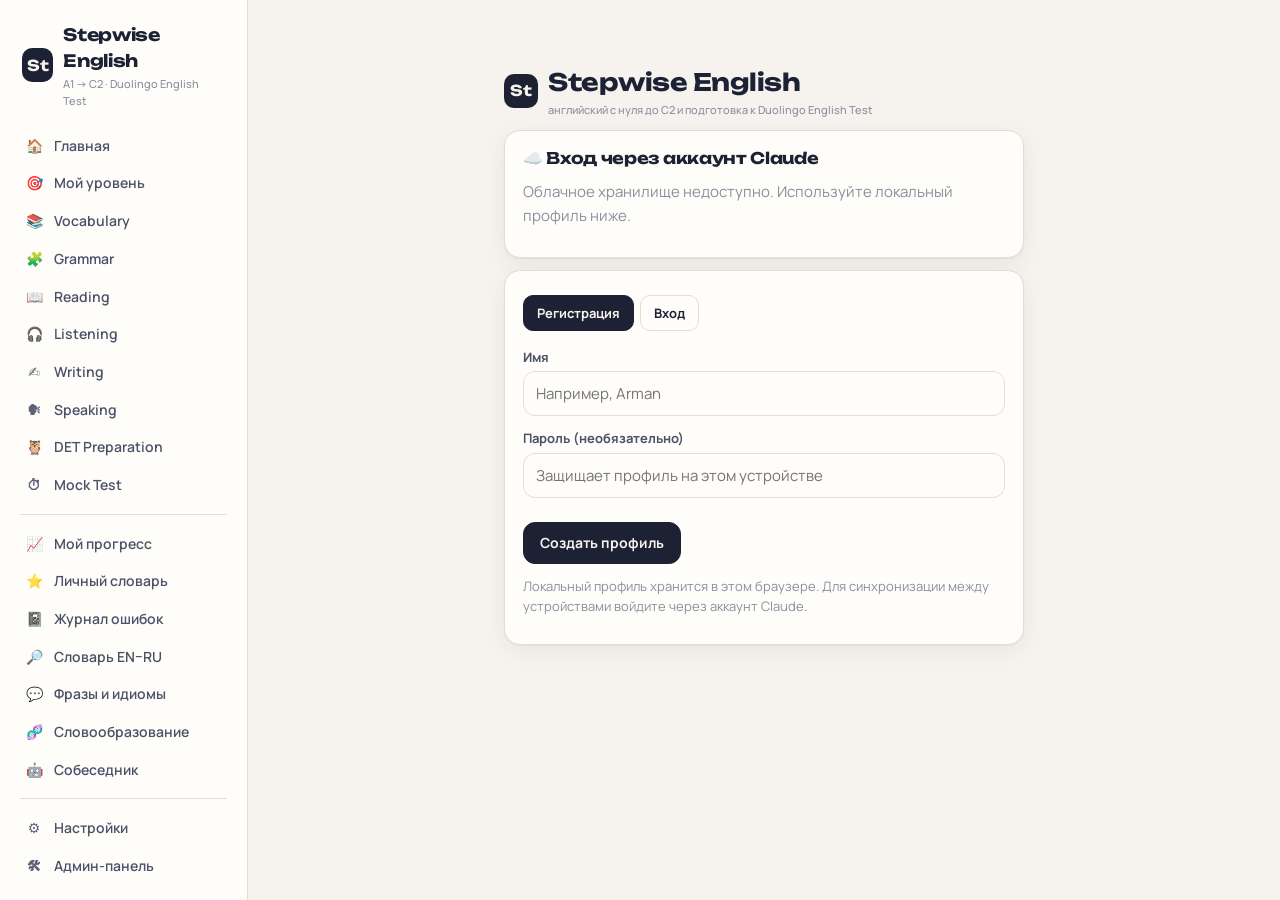
<file: index.html>
<!DOCTYPE html>
<html lang="ru">
<head>
<meta charset="utf-8">
<meta name="viewport" content="width=device-width, initial-scale=1">
<title>Stepwise English — английский A1–C2 и подготовка к DET</title>
<link rel="preconnect" href="https://fonts.googleapis.com">
<link href="https://fonts.googleapis.com/css2?family=Manrope:wght@400;500;600;700;800&family=Unbounded:wght@600;700&family=Noto+Sans:wght@400;500&display=swap" rel="stylesheet">
<style>
:root{
  --bg:#f6f3ee;--surface:#fffdf9;--surface2:#f0ebe3;--ink:#1c2233;--ink2:#4a5268;--muted:#8a8f9e;
  --line:#e4ddd2;--accent:#e2553f;--accent-soft:#fbe3dd;--teal:#1d8a7a;--teal-soft:#d9f0eb;
  --gold:#c98b12;--gold-soft:#f7ead0;--violet:#5b4fc4;--violet-soft:#e6e3fa;--bad:#c63a3a;--good:#1d8a5a;
  --radius:16px;--shadow:0 1px 2px rgba(28,34,51,.06),0 6px 24px rgba(28,34,51,.06);
  --font:"Manrope",system-ui,sans-serif;--display:"Unbounded","Manrope",sans-serif;
}
[data-theme=dark]{
  --bg:#12151e;--surface:#1a1e2a;--surface2:#232838;--ink:#eef0f5;--ink2:#b7bccb;--muted:#7d8397;
  --line:#2c3244;--accent:#ff7a63;--accent-soft:#3a2420;--teal:#3cc2ac;--teal-soft:#183530;
  --gold:#e8b44a;--gold-soft:#3a3020;--violet:#9a90ff;--violet-soft:#27254a;--bad:#ff6b6b;--good:#4bd08f;
  --shadow:0 1px 2px rgba(0,0,0,.3),0 8px 28px rgba(0,0,0,.25);
}
*{box-sizing:border-box}
html,body{margin:0;background:var(--bg);color:var(--ink);font-family:var(--font);font-size:15px;line-height:1.55}
button,input,select,textarea{font:inherit;color:inherit}
a{color:var(--teal)}
.app{display:grid;grid-template-columns:248px 1fr;min-height:100vh}
.side{position:sticky;top:0;height:100vh;overflow-y:auto;padding:18px 12px;border-right:1px solid var(--line);background:var(--surface)}
.brand{display:flex;align-items:center;gap:10px;padding:4px 10px 18px;font-family:var(--display);font-weight:700;font-size:17px;letter-spacing:-.02em}
.brand .logo{width:34px;height:34px;border-radius:10px;background:var(--ink);color:var(--bg);display:grid;place-items:center;font-size:15px}
.brand small{display:block;font-family:var(--font);font-weight:500;font-size:11px;color:var(--muted);letter-spacing:0}
.nav a{display:flex;align-items:center;gap:10px;padding:8px 12px;border-radius:10px;color:var(--ink2);text-decoration:none;font-weight:600;font-size:14px}
.nav a:hover{background:var(--surface2)}
.nav a.on{background:var(--ink);color:var(--bg)}
.nav .ic{width:20px;text-align:center;opacity:.9}
.nav .sep{height:1px;background:var(--line);margin:10px 8px}
.main{min-width:0;padding:28px clamp(16px,4vw,48px) 80px;max-width:1180px}
.topbar{display:none}
h1,h2,h3{font-family:var(--display);letter-spacing:-.02em;line-height:1.2;margin:0 0 .5em}
h1{font-size:28px}h2{font-size:20px}h3{font-size:16px}
p{margin:0 0 .8em}
.sub{color:var(--ink2);margin-top:-4px}
.muted{color:var(--muted)}
.grid{display:grid;gap:14px}
.g2{grid-template-columns:repeat(auto-fill,minmax(300px,1fr))}
.g3{grid-template-columns:repeat(auto-fill,minmax(220px,1fr))}
.g4{grid-template-columns:repeat(auto-fill,minmax(170px,1fr))}
.card{background:var(--surface);border:1px solid var(--line);border-radius:var(--radius);padding:18px;box-shadow:var(--shadow)}
.card.link{cursor:pointer;transition:transform .15s,border-color .15s}
.card.link:hover{transform:translateY(-2px);border-color:var(--ink2)}
.card h3{margin-bottom:6px}
.row{display:flex;gap:10px;align-items:center;flex-wrap:wrap}
.between{justify-content:space-between}
.stack>*+*{margin-top:12px}
.btn{display:inline-flex;align-items:center;gap:8px;border:1px solid var(--line);background:var(--surface);padding:9px 16px;border-radius:12px;cursor:pointer;font-weight:700;font-size:14px;transition:all .12s}
.btn:hover{border-color:var(--ink2)}
.btn.pri{background:var(--ink);color:var(--bg);border-color:var(--ink)}
.btn.acc{background:var(--accent);color:#fff;border-color:var(--accent)}
.btn.sm{padding:5px 10px;font-size:13px;border-radius:9px}
.btn.ghost{background:transparent;border-color:transparent}
.btn:disabled{opacity:.45;cursor:not-allowed}
.icon-btn{width:34px;height:34px;border-radius:50%;border:1px solid var(--line);background:var(--surface);cursor:pointer;display:inline-grid;place-items:center;font-size:14px;padding:0}
.icon-btn:hover{border-color:var(--teal);color:var(--teal)}
.icon-btn.speaking{background:var(--teal);color:#fff;border-color:var(--teal)}
.pill{display:inline-block;padding:2px 9px;border-radius:99px;font-size:12px;font-weight:700;background:var(--surface2);color:var(--ink2)}
.lv{font-family:var(--display);font-size:11px;padding:3px 8px;border-radius:7px;font-weight:700;color:#fff}
.lv-A1{background:#3a9d6e}.lv-A2{background:#2a8a9e}.lv-B1{background:#4f6fd1}.lv-B2{background:#7a52c7}.lv-C1{background:#c2477d}.lv-C2{background:#c9552f}
input[type=text],input[type=search],input[type=number],input[type=password],select,textarea{width:100%;border:1px solid var(--line);background:var(--surface);border-radius:12px;padding:10px 12px;outline:none}
input:focus,select:focus,textarea:focus{border-color:var(--teal);box-shadow:0 0 0 3px var(--teal-soft)}
textarea{min-height:140px;resize:vertical;line-height:1.6}
label.f{display:block;font-weight:700;font-size:13px;margin-bottom:4px;color:var(--ink2)}
.bar{height:8px;border-radius:99px;background:var(--surface2);overflow:hidden}
.bar>i{display:block;height:100%;background:var(--teal);border-radius:99px;transition:width .4s}
.hero{background:var(--ink);color:var(--bg);border-radius:22px;padding:26px;position:relative;overflow:hidden}
.hero h1{color:var(--bg)}
.hero .sub{color:rgba(255,255,255,.7)}
[data-theme=dark] .hero{background:linear-gradient(135deg,#2a2f45,#1f2433);color:var(--ink)}
[data-theme=dark] .hero h1{color:var(--ink)}
.hero:after{content:"";position:absolute;right:-60px;top:-60px;width:220px;height:220px;border-radius:50%;background:var(--accent);opacity:.25}
.stat{font-family:var(--display);font-size:26px;font-weight:700}
.stat-l{font-size:12px;color:var(--muted);font-weight:600;text-transform:uppercase;letter-spacing:.04em}
.tabs{display:flex;gap:6px;flex-wrap:wrap;margin:6px 0 16px}
.tab{padding:7px 13px;border-radius:10px;border:1px solid var(--line);background:var(--surface);cursor:pointer;font-weight:700;font-size:13px}
.tab.on{background:var(--ink);color:var(--bg);border-color:var(--ink)}
table.t{width:100%;border-collapse:collapse;font-size:14px}
table.t th,table.t td{text-align:left;padding:8px 10px;border-bottom:1px solid var(--line);vertical-align:top}
table.t th{font-size:12px;color:var(--muted);text-transform:uppercase;letter-spacing:.04em}
.formula{font-family:ui-monospace,Menlo,monospace;background:var(--violet-soft);color:var(--violet);padding:10px 14px;border-radius:10px;font-weight:600;margin:6px 0}
.ex{border-left:3px solid var(--teal);padding:4px 12px;margin:6px 0}
.ex .ru{color:var(--muted);font-size:13.5px}
.warn{background:var(--gold-soft);border-radius:12px;padding:12px 14px}
.note{background:var(--teal-soft);border-radius:12px;padding:12px 14px}
.err{background:var(--accent-soft);border-radius:12px;padding:12px 14px}
.opt{display:block;width:100%;text-align:left;padding:12px 14px;border:1.5px solid var(--line);background:var(--surface);border-radius:12px;cursor:pointer;font-weight:600;margin:6px 0}
.opt:hover{border-color:var(--ink2)}
.opt.ok{border-color:var(--good);background:color-mix(in srgb,var(--good) 12%,var(--surface))}
.opt.no{border-color:var(--bad);background:color-mix(in srgb,var(--bad) 12%,var(--surface))}
.opt.sel{border-color:var(--teal);background:var(--teal-soft)}
.fb-ok{color:var(--good);font-weight:700}.fb-no{color:var(--bad);font-weight:700}
.flash{min-height:260px;display:flex;flex-direction:column;align-items:center;justify-content:center;text-align:center;gap:10px}
.flash .w{font-family:var(--display);font-size:34px;font-weight:700}
.ipa{font-family:"Noto Sans",system-ui,sans-serif;color:var(--violet)}
.rupr{color:var(--accent);font-weight:700}
.wcard{display:grid;grid-template-columns:1fr auto;gap:4px 12px;padding:12px 14px;border:1px solid var(--line);border-radius:14px;background:var(--surface);cursor:pointer}
.wcard:hover{border-color:var(--ink2)}
.wcard b{font-size:16px}
.modal-bg{position:fixed;inset:0;background:rgba(10,12,20,.55);display:flex;align-items:flex-start;justify-content:center;padding:5vh 12px;z-index:50;overflow-y:auto;animation:fade .15s}
.modal{background:var(--surface);border-radius:20px;max-width:720px;width:100%;padding:24px;box-shadow:0 20px 60px rgba(0,0,0,.3);position:relative}
.modal .x{position:absolute;right:14px;top:14px}
@keyframes fade{from{opacity:0}to{opacity:1}}
@keyframes up{from{opacity:0;transform:translateY(8px)}to{opacity:1;transform:none}}
.view{animation:up .25s}
.toast{position:fixed;bottom:20px;left:50%;transform:translateX(-50%);background:var(--ink);color:var(--bg);padding:10px 18px;border-radius:12px;font-weight:700;z-index:99;animation:up .2s}
.reading-text{font-size:17px;line-height:1.85}
.reading-text .tw{cursor:pointer;border-radius:4px}
.reading-text .tw:hover{background:var(--gold-soft)}
.reading-text .hl{background:var(--gold-soft)}
.pop{position:absolute;z-index:60;background:var(--surface);border:1px solid var(--line);box-shadow:var(--shadow);border-radius:14px;padding:12px 14px;max-width:300px;font-size:14px}
.diff del{color:var(--bad);text-decoration:line-through}
.diff ins{color:var(--good);text-decoration:none;font-weight:700}
.timer{font-family:var(--display);font-weight:700;font-size:18px;padding:4px 12px;border-radius:10px;background:var(--surface2)}
.timer.low{background:var(--accent);color:#fff}
.ctest input{width:auto;display:inline-block;padding:2px 4px;border-radius:6px;font-family:ui-monospace,monospace;font-size:15px;border:1px solid var(--line);min-width:2ch}
.ctest{line-height:2.3;font-size:16px}
.chips{display:flex;flex-wrap:wrap;gap:6px}
.chip{padding:6px 12px;border:1.5px solid var(--line);border-radius:10px;background:var(--surface);cursor:pointer;font-weight:600}
.chip.on{border-color:var(--teal);background:var(--teal-soft)}
.chat{display:flex;flex-direction:column;gap:10px;max-height:52vh;overflow-y:auto;padding:4px}
.msg{max-width:80%;padding:10px 14px;border-radius:14px;white-space:pre-wrap}
.msg.me{align-self:flex-end;background:var(--ink);color:var(--bg)}
.msg.bot{align-self:flex-start;background:var(--surface2)}
.msg .corr{margin-top:6px;font-size:13px;background:var(--gold-soft);color:var(--ink);padding:6px 9px;border-radius:9px}
.heat{display:grid;grid-template-columns:repeat(30,1fr);gap:3px}
.heat i{aspect-ratio:1;border-radius:3px;background:var(--surface2)}
.photo{width:100%;max-width:460px;border-radius:14px;border:1px solid var(--line);display:block}
.kbd{font-family:ui-monospace,monospace;background:var(--surface2);padding:1px 6px;border-radius:5px;font-size:12px}
.mic.on{background:var(--accent);color:#fff;border-color:var(--accent)}
.grades{display:grid;grid-template-columns:repeat(4,1fr);gap:8px}.grades .btn{justify-content:center}
.quick{grid-template-columns:repeat(3,1fr)}
.hide{display:none!important}
@media (max-width:880px){
  .app{grid-template-columns:1fr}
  .side{position:fixed;left:0;top:0;width:260px;z-index:40;transform:translateX(-100%);transition:transform .2s}
  .side.open{transform:none;box-shadow:0 0 0 100vmax rgba(0,0,0,.4)}
  .topbar{display:flex;align-items:center;gap:10px;position:sticky;top:0;z-index:30;background:var(--bg);padding:10px 14px;border-bottom:1px solid var(--line)}
  .main{padding:18px 14px 80px}
  h1{font-size:23px}
  .flash .w{font-size:28px}
  .grades{grid-template-columns:1fr 1fr}
  .hero{padding:20px}
  .modal{padding:20px 16px}
  .row>select,.row>input{max-width:100%}
  table.t{font-size:13px}
}

</style>
</head>
<body>
<div class="app">
  <aside class="side" id="side">
    <div class="brand"><span class="logo">St</span><div>Stepwise English<small>A1 → C2 · Duolingo English Test</small></div></div>
    <nav class="nav" id="nav"></nav>
  </aside>
  <div>
    <div class="topbar"><button class="icon-btn" id="menuBtn" aria-label="Меню">☰</button><b style="font-family:var(--display)">Stepwise English</b></div>
    <main class="main" id="view"></main>
  </div>
</div>
<script>
const VOCAB_RAW = {};
// Формат строки: word|pos|перевод|IPA (UK)|русская подсказка|пример|перевод примера|тема|доп. (f:формы;s:синонимы;a:антонимы;c:сочетания;m:типичная ошибка)
VOCAB_RAW.A1 = `
hello|int|привет, здравствуйте|həˈləʊ|хэло́у|Hello, my name is Anna.|Здравствуйте, меня зовут Анна.|greet|s:hi;c:say hello
goodbye|int|до свидания|ˌɡʊdˈbaɪ|гудба́й|Goodbye, see you tomorrow!|До свидания, увидимся завтра!|greet|s:bye
please|adv|пожалуйста (просьба)|pliːz|пли:з|Can I have some water, please?|Можно мне воды, пожалуйста?|greet|m:В ответ на «спасибо» говорят не please, а You're welcome.
thank you|phr|спасибо|ˈθæŋk juː|сэ́нк ю: (θ — язык между зубами)|Thank you for your help.|Спасибо за помощь.|greet|s:thanks;c:thank you very much
sorry|adj|извините, жаль|ˈsɒri|со́ри|Sorry, I'm late.|Извините, я опоздал.|greet|c:I'm sorry;m:Чтобы привлечь внимание, лучше Excuse me, а не Sorry.
name|n|имя|neɪm|нэйм|What's your name?|Как тебя зовут?|greet|c:first name, surname
friend|n|друг, подруга|frend|фрэнд|She is my best friend.|Она моя лучшая подруга.|family|c:best friend, make friends
mother|n|мама, мать|ˈmʌðə|ма́зэ (ð — звонкий межзубный)|My mother is a doctor.|Моя мама — врач.|family|s:mum (UK), mom (US)
father|n|папа, отец|ˈfɑːðə|фа́:зэ|My father works in a bank.|Мой папа работает в банке.|family|s:dad
brother|n|брат|ˈbrʌðə|бра́зэ|I have one brother.|У меня один брат.|family
sister|n|сестра|ˈsɪstə|си́стэ|My sister is ten.|Моей сестре десять лет.|family
son|n|сын|sʌn|сан|Their son is a student.|Их сын — студент.|family
daughter|n|дочь|ˈdɔːtə|до́:тэ|They have a daughter.|У них есть дочь.|family|m:gh не читается
husband|n|муж|ˈhʌzbənd|ха́збэнд|Her husband is from Spain.|Её муж из Испании.|family
wife|n|жена|waɪf|вайф (w — губы трубочкой)|His wife is a teacher.|Его жена — учительница.|family|f:wives
child|n|ребёнок|tʃaɪld|чайлд|The child is sleeping.|Ребёнок спит.|family|f:children
baby|n|младенец|ˈbeɪbi|бэ́йби|The baby is crying.|Малыш плачет.|family
parents|n|родители|ˈpeərənts|пэ́эрэнтс|My parents live in Almaty.|Мои родители живут в Алматы.|family|m:parents — только родители, а не все родственники (relatives)
apple|n|яблоко|ˈæpl|э́пл (æ — широкое «э»)|I eat an apple every day.|Я ем яблоко каждый день.|food|c:apple juice
bread|n|хлеб|bred|брэд|We need some bread.|Нам нужен хлеб.|food|m:Неисчисляемое: some bread, a loaf of bread
water|n|вода|ˈwɔːtə|уо́:тэ|Can I have a glass of water?|Можно стакан воды?|food|m:Неисчисляемое: не «a water», а a glass of water
milk|n|молоко|mɪlk|милк|I drink milk in the morning.|Я пью молоко утром.|food
coffee|n|кофе|ˈkɒfi|ко́фи|Would you like some coffee?|Хотите кофе?|food
tea|n|чай|tiː|ти:|I drink tea with lemon.|Я пью чай с лимоном.|food
egg|n|яйцо|eɡ|эг|I have two eggs for breakfast.|На завтрак я ем два яйца.|food
cheese|n|сыр|tʃiːz|чи:з|This cheese is very good.|Этот сыр очень вкусный.|food
meat|n|мясо|miːt|ми:т|I don't eat meat.|Я не ем мясо.|food
fish|n|рыба|fɪʃ|фиш|We have fish for dinner.|На ужин у нас рыба.|food
rice|n|рис|raɪs|райс|Rice is popular in Asia.|Рис популярен в Азии.|food
breakfast|n|завтрак|ˈbrekfəst|брэ́кфэст|I have breakfast at 8.|Я завтракаю в 8.|food|c:have breakfast;m:Без артикля: have breakfast, не have a breakfast
lunch|n|обед|lʌntʃ|ланч|Let's have lunch together.|Давай пообедаем вместе.|food
dinner|n|ужин|ˈdɪnə|ди́нэ|Dinner is ready!|Ужин готов!|food
eat|v|есть, кушать|iːt|и:т|What do you eat for lunch?|Что ты ешь на обед?|food|f:ate, eaten
drink|v|пить|drɪŋk|дринк|I drink a lot of water.|Я пью много воды.|food|f:drank, drunk
house|n|дом (здание)|haʊs|ха́ус|They live in a big house.|Они живут в большом доме.|home|m:house — здание, home — «дом» как место, где живёшь
home|n|дом (родной)|həʊm|хо́ум|I go home at six.|Я иду домой в шесть.|home|m:go home — без предлога to
room|n|комната|ruːm|ру:м|My room is small.|Моя комната маленькая.|home
kitchen|n|кухня|ˈkɪtʃɪn|ки́чин|Mum is in the kitchen.|Мама на кухне.|home
bedroom|n|спальня|ˈbedruːm|бэ́друм|The bedroom is upstairs.|Спальня наверху.|home
table|n|стол|ˈteɪbl|тэ́йбл|The keys are on the table.|Ключи на столе.|home
chair|n|стул|tʃeə|чэ́э|Sit on this chair.|Садись на этот стул.|home
bed|n|кровать|bed|бэд|I go to bed at eleven.|Я ложусь спать в одиннадцать.|home|c:go to bed, make the bed
door|n|дверь|dɔː|до:|Please close the door.|Закрой, пожалуйста, дверь.|home
window|n|окно|ˈwɪndəʊ|уи́ндоу|Open the window, please.|Открой окно, пожалуйста.|home
shirt|n|рубашка|ʃɜːt|шё:т|He is wearing a white shirt.|На нём белая рубашка.|clothes
dress|n|платье|dres|дрэс|What a beautiful dress!|Какое красивое платье!|clothes
shoes|n|обувь, туфли|ʃuːz|шу:з|These shoes are new.|Эти туфли новые.|clothes
jacket|n|куртка, пиджак|ˈdʒækɪt|джэ́кит|Take your jacket, it's cold.|Возьми куртку, холодно.|clothes
trousers|n|брюки|ˈtraʊzəz|тра́узэз|My trousers are black.|Мои брюки чёрные.|clothes|s:pants (US);m:Всегда мн. число: my trousers are
hat|n|шляпа, шапка|hæt|хэт|Put on your hat.|Надень шапку.|clothes
wear|v|носить (одежду)|weə|уэ́э|I wear glasses.|Я ношу очки.|clothes|f:wore, worn;m:wear — носить на себе, carry — нести в руках
wake up|phr|просыпаться|weɪk ʌp|уэйк ап|I wake up at seven.|Я просыпаюсь в семь.|routine|f:woke up, woken up
get up|phr|вставать|ɡet ʌp|гэт ап|I get up early.|Я встаю рано.|routine
work|v|работать|wɜːk|уё:к|She works in an office.|Она работает в офисе.|routine|m:work — также «работа» (неисчисляемое): I have a lot of work
sleep|v|спать|sliːp|сли:п|Babies sleep a lot.|Младенцы много спят.|routine|f:slept, slept
wash|v|мыть, умываться|wɒʃ|уош|Wash your hands.|Помой руки.|routine
cook|v|готовить (еду)|kʊk|кук|My dad cooks very well.|Мой папа отлично готовит.|routine|m:cook — также «повар», а cooker — плита
go|v|идти, ехать|ɡəʊ|го́у|I go to school by bus.|Я езжу в школу на автобусе.|routine|f:went, gone
come|v|приходить|kʌm|кам|Come here, please.|Подойди сюда, пожалуйста.|routine|f:came, come
day|n|день|deɪ|дэй|Have a nice day!|Хорошего дня!|time
week|n|неделя|wiːk|уи:к|I work five days a week.|Я работаю пять дней в неделю.|time
month|n|месяц|mʌnθ|манс (θ — глухой межзубный)|My birthday is next month.|Мой день рождения в следующем месяце.|time
year|n|год|jɪə|йи́э|I am twenty years old.|Мне двадцать лет.|time|m:years old — не «have 20 years»
today|adv|сегодня|təˈdeɪ|тэдэ́й|It's hot today.|Сегодня жарко.|time
tomorrow|adv|завтра|təˈmɒrəʊ|тэмо́роу|See you tomorrow.|Увидимся завтра.|time
yesterday|adv|вчера|ˈjestədeɪ|йе́стэдэй|I was at home yesterday.|Вчера я был дома.|time
morning|n|утро|ˈmɔːnɪŋ|мо́:нинг|Good morning!|Доброе утро!|time|c:in the morning
evening|n|вечер|ˈiːvnɪŋ|и́:внинг|We watch TV in the evening.|Вечером мы смотрим телевизор.|time
night|n|ночь|naɪt|найт|Good night!|Спокойной ночи!|time|c:at night
hour|n|час|ˈaʊə|а́уэ (h не читается)|The lesson is one hour long.|Урок длится час.|time|m:an hour — с артиклем an, т.к. h немая
weather|n|погода|ˈweðə|уэ́зэ|The weather is nice today.|Сегодня хорошая погода.|weather|m:Неисчисляемое: не «a nice weather»
sun|n|солнце|sʌn|сан|The sun is shining.|Светит солнце.|weather
rain|n|дождь|reɪn|рэйн|I love the rain.|Я люблю дождь.|weather|c:heavy rain
snow|n|снег|snəʊ|сно́у|There is a lot of snow.|Много снега.|weather
hot|adj|жаркий, горячий|hɒt|хот|It's very hot in summer.|Летом очень жарко.|weather|a:cold
cold|adj|холодный|kəʊld|ко́улд|The water is cold.|Вода холодная.|weather|a:hot
red|adj|красный|red|рэд|I have a red car.|У меня красная машина.|colour
blue|adj|синий, голубой|bluː|блу:|The sky is blue.|Небо голубое.|colour
green|adj|зелёный|ɡriːn|гри:н|Green is my favourite colour.|Зелёный — мой любимый цвет.|colour
yellow|adj|жёлтый|ˈjeləʊ|йе́лоу|Bananas are yellow.|Бананы жёлтые.|colour
black|adj|чёрный|blæk|блэк|She has black hair.|У неё чёрные волосы.|colour|a:white
white|adj|белый|waɪt|уайт|Snow is white.|Снег белый.|colour
dog|n|собака|dɒɡ|дог|My dog is very friendly.|Моя собака очень дружелюбная.|animals
cat|n|кошка|kæt|кэт|The cat is on the sofa.|Кошка на диване.|animals
bird|n|птица|bɜːd|бё:д|A bird is singing.|Поёт птица.|animals
horse|n|лошадь|hɔːs|хо:с|Can you ride a horse?|Ты умеешь ездить верхом?|animals
music|n|музыка|ˈmjuːzɪk|мью́:зик|I listen to music every day.|Я слушаю музыку каждый день.|hobby|c:listen to music
book|n|книга|bʊk|бук|This book is interesting.|Эта книга интересная.|hobby|c:read a book
game|n|игра|ɡeɪm|гэйм|Let's play a game.|Давай поиграем.|hobby
play|v|играть|pleɪ|плэй|I play football on Sundays.|Я играю в футбол по воскресеньям.|hobby|m:play football (без the), play the piano (с the)
read|v|читать|riːd|ри:д|I read before bed.|Я читаю перед сном.|hobby|f:read /red/, read /red/
swim|v|плавать|swɪm|суим|Can you swim?|Ты умеешь плавать?|hobby|f:swam, swum
like|v|нравиться, любить|laɪk|лайк|I like chocolate.|Я люблю шоколад.|hobby|m:like + -ing: I like reading
love|v|любить|lʌv|лав|I love my family.|Я люблю свою семью.|hobby
school|n|школа|skuːl|ску:л|My school is near my house.|Моя школа рядом с домом.|school|c:at school, go to school
teacher|n|учитель|ˈtiːtʃə|ти́:чэ|Our teacher is very kind.|Наш учитель очень добрый.|school
student|n|студент, ученик|ˈstjuːdnt|стью́:дэнт|I am a student.|Я студент.|school
pen|n|ручка|pen|пэн|Can I borrow your pen?|Можно взять твою ручку?|school
learn|v|учить, изучать|lɜːn|лё:н|I learn English.|Я изучаю английский.|school|m:learn — учиться самому, teach — учить кого-то
write|v|писать|raɪt|райт|Write your name here.|Напиши здесь своё имя.|school|f:wrote, written
city|n|город|ˈsɪti|си́ти|London is a big city.|Лондон — большой город.|city|f:cities
street|n|улица|striːt|стри:т|I live on Green Street.|Я живу на Грин-стрит.|city|c:on the street
shop|n|магазин|ʃɒp|шоп|The shop opens at nine.|Магазин открывается в девять.|shop|s:store (US)
park|n|парк|pɑːk|па:к|Let's go to the park.|Пойдём в парк.|city
hospital|n|больница|ˈhɒspɪtl|хо́спитл|She is in hospital.|Она в больнице.|health
bank|n|банк|bæŋk|бэнк|The bank is closed today.|Банк сегодня закрыт.|city
car|n|машина, автомобиль|kɑː|ка:|My car is old.|Моя машина старая.|transport
bus|n|автобус|bʌs|бас|I take the bus to work.|Я езжу на работу на автобусе.|transport|c:by bus, take the bus
train|n|поезд|treɪn|трэйн|The train leaves at 10.|Поезд отправляется в 10.|transport
plane|n|самолёт|pleɪn|плэйн|We go by plane.|Мы летим самолётом.|transport
bike|n|велосипед|baɪk|байк|I ride my bike to school.|Я езжу в школу на велосипеде.|transport|s:bicycle
buy|v|покупать|baɪ|бай|I want to buy a new phone.|Я хочу купить новый телефон.|shop|f:bought, bought
money|n|деньги|ˈmʌni|ма́ни|I don't have much money.|У меня мало денег.|shop|m:Неисчисляемое: money is, не «money are»
price|n|цена|praɪs|прайс|What's the price of this bag?|Какая цена у этой сумки?|shop
cheap|adj|дешёвый|tʃiːp|чи:п|This hotel is cheap.|Этот отель дешёвый.|shop|a:expensive
expensive|adj|дорогой|ɪkˈspensɪv|икспэ́нсив|London is expensive.|Лондон дорогой.|shop|a:cheap
head|n|голова|hed|хэд|I have a headache.|У меня болит голова.|health
doctor|n|врач|ˈdɒktə|до́ктэ|You should see a doctor.|Тебе стоит сходить к врачу.|health
ill|adj|больной|ɪl|ил|I feel ill today.|Мне сегодня плохо.|health|s:sick
hotel|n|отель, гостиница|həʊˈtel|хоутэ́л|Our hotel is near the sea.|Наш отель у моря.|travel|m:Ударение на второй слог
holiday|n|отпуск, каникулы|ˈhɒlədeɪ|хо́лэдэй|We are on holiday.|Мы в отпуске.|travel|s:vacation (US);c:go on holiday
country|n|страна|ˈkʌntri|ка́нтри|Kazakhstan is a big country.|Казахстан — большая страна.|countries|f:countries
English|adj|английский|ˈɪŋɡlɪʃ|и́нглиш|I speak English.|Я говорю по-английски.|countries|m:Языки и национальности пишутся с заглавной буквы
job|n|работа, должность|dʒɒb|джоб|I love my job.|Я люблю свою работу.|jobs|m:job — исчисляемое (a job), work — неисчисляемое
nurse|n|медсестра, медбрат|nɜːs|нё:с|My aunt is a nurse.|Моя тётя — медсестра.|jobs
driver|n|водитель|ˈdraɪvə|дра́йвэ|He is a taxi driver.|Он таксист.|jobs
one|num|один|wʌn|уан|I have one cat.|У меня одна кошка.|numbers
three|num|три|θriː|сри: (θ — язык между зубами)|Three plus two is five.|Три плюс два — пять.|numbers|m:θ — не «с» и не «ф»: кончик языка между зубами
twenty|num|двадцать|ˈtwenti|туэ́нти|She is twenty.|Ей двадцать.|numbers
hundred|num|сто|ˈhʌndrəd|ха́ндрэд|A hundred people came.|Пришло сто человек.|numbers|m:two hundred — без -s
big|adj|большой|bɪɡ|биг|It's a big dog.|Это большая собака.|home|a:small;s:large
small|adj|маленький|smɔːl|смо:л|I live in a small town.|Я живу в маленьком городе.|home|a:big
good|adj|хороший|ɡʊd|гуд|This is a good idea.|Это хорошая идея.|greet|f:better, best;a:bad
bad|adj|плохой|bæd|бэд|The weather is bad.|Погода плохая.|weather|f:worse, worst;a:good
new|adj|новый|njuː|нью:|I have a new job.|У меня новая работа.|shop|a:old
old|adj|старый|əʊld|о́улд|My grandfather is old.|Мой дедушка старый.|family|a:new, young
happy|adj|счастливый, довольный|ˈhæpi|хэ́пи|I am very happy.|Я очень счастлив.|greet|a:sad
want|v|хотеть|wɒnt|уонт|I want a cup of tea.|Я хочу чашку чая.|shop|m:want to do: I want to go (не «I want go»)
have|v|иметь|hæv|хэв|I have two sisters.|У меня две сестры.|family|f:had, had
know|v|знать|nəʊ|но́у|I don't know.|Я не знаю.|school|f:knew, known;m:k не читается
speak|v|говорить|spiːk|спи:к|Do you speak English?|Вы говорите по-английски?|countries|f:spoke, spoken
`;
VOCAB_RAW.A2 = `
travel|v|путешествовать|ˈtrævl|трэ́вл|I love to travel by train.|Я люблю путешествовать на поезде.|travel2|c:travel abroad;m:travel — глагол/неисч., trip — конкретная поездка
trip|n|поездка|trɪp|трип|We had a great trip to Turkey.|У нас была отличная поездка в Турцию.|travel2|c:business trip, take a trip
passport|n|паспорт|ˈpɑːspɔːt|па́:спо:т|Don't forget your passport.|Не забудь паспорт.|travel2
luggage|n|багаж|ˈlʌɡɪdʒ|ла́гидж|My luggage is too heavy.|Мой багаж слишком тяжёлый.|travel2|s:baggage;m:Неисчисляемое: не «luggages»
ticket|n|билет|ˈtɪkɪt|ти́кит|I booked two tickets online.|Я забронировал два билета онлайн.|travel2|c:return ticket, one-way ticket
abroad|adv|за границей, за границу|əˈbrɔːd|эбро́:д|She works abroad.|Она работает за границей.|travel2|m:go abroad — без to
book|v|бронировать|bʊk|бук|I need to book a hotel.|Мне нужно забронировать отель.|travel2
arrive|v|прибывать|əˈraɪv|эра́йв|We arrived in Paris at night.|Мы прибыли в Париж ночью.|travel2|m:arrive in (город/страна), arrive at (здание); не «arrive to»
leave|v|уезжать, покидать; оставлять|liːv|ли:в|The train leaves at six.|Поезд уходит в шесть.|travel2|f:left, left
career|n|карьера|kəˈrɪə|кэри́э|She wants a career in medicine.|Она хочет карьеру в медицине.|work2|m:Ударение на второй слог
salary|n|зарплата|ˈsæləri|сэ́лэри|The salary is good.|Зарплата хорошая.|work2|s:wages
manager|n|менеджер, руководитель|ˈmænɪdʒə|мэ́ниджэ|Talk to the manager.|Поговорите с менеджером.|work2
interview|n|собеседование, интервью|ˈɪntəvjuː|и́нтэвью:|I have a job interview tomorrow.|Завтра у меня собеседование.|work2
colleague|n|коллега|ˈkɒliːɡ|ко́ли:г|My colleagues are friendly.|Мои коллеги дружелюбные.|work2
experience|n|опыт|ɪkˈspɪəriəns|икспи́эриэнс|Do you have any experience?|У вас есть опыт?|work2|m:опыт работы — неисч.: experience; «случай» — исч.: an experience
computer|n|компьютер|kəmˈpjuːtə|кэмпью́:тэ|I work on a computer all day.|Я весь день работаю за компьютером.|tech
download|v|скачивать|ˌdaʊnˈləʊd|даунло́уд|Download the app for free.|Скачайте приложение бесплатно.|tech
password|n|пароль|ˈpɑːswɜːd|па́:суё:д|Never share your password.|Никогда не сообщайте свой пароль.|tech
website|n|веб-сайт|ˈwebsaɪt|уэ́бсайт|Check our website.|Посмотрите наш сайт.|tech
message|n|сообщение|ˈmesɪdʒ|мэ́сидж|I sent you a message.|Я отправил тебе сообщение.|comm|c:send a message, leave a message
call|v|звонить|kɔːl|ко:л|Call me later.|Позвони мне позже.|comm|m:call somebody — без предлога: call me, не «call to me»
answer|v|отвечать|ˈɑːnsə|а́:нсэ|Please answer the question.|Пожалуйста, ответь на вопрос.|comm|m:answer the question — без to
explain|v|объяснять|ɪkˈspleɪn|икспле́йн|Can you explain this rule to me?|Можешь объяснить мне это правило?|comm|m:explain something to somebody, не «explain me»
relationship|n|отношения|rɪˈleɪʃnʃɪp|рилэ́йшншип|They have a good relationship.|У них хорошие отношения.|rel
married|adj|женатый, замужняя|ˈmærid|мэ́рид|They got married last year.|Они поженились в прошлом году.|rel|c:get married to somebody;m:married to, не «married with»
boyfriend|n|парень (бойфренд)|ˈbɔɪfrend|бо́йфрэнд|Her boyfriend is Italian.|Её парень — итальянец.|rel
angry|adj|сердитый, злой|ˈæŋɡri|э́нгри|Why are you angry?|Почему ты злишься?|emo|c:angry with somebody, angry about something
worried|adj|обеспокоенный|ˈwʌrid|уа́рид|I'm worried about the exam.|Я переживаю из-за экзамена.|emo|c:worried about
tired|adj|уставший|ˈtaɪəd|та́йэд|I'm too tired to cook.|Я слишком устал, чтобы готовить.|emo
bored|adj|скучающий|bɔːd|бо:д|I'm bored. Let's go out.|Мне скучно. Пойдём куда-нибудь.|emo|m:I'm bored — мне скучно; I'm boring — я скучный человек!
surprised|adj|удивлённый|səˈpraɪzd|сэпра́йзд|I was surprised by the news.|Я был удивлён новостью.|emo
afraid|adj|испуганный|əˈfreɪd|эфрэ́йд|She is afraid of spiders.|Она боится пауков.|emo|c:afraid of;s:scared
healthy|adj|здоровый, полезный|ˈhelθi|хэ́лси|Vegetables are healthy.|Овощи полезны.|life|a:unhealthy
exercise|n|упражнение, физкультура|ˈeksəsaɪz|э́ксэсайз|Exercise is good for you.|Физические упражнения полезны.|life|c:do exercise, take exercise
diet|n|рацион, диета|ˈdaɪət|да́йэт|I'm on a diet.|Я на диете.|life|c:a healthy diet, go on a diet
pain|n|боль|peɪn|пэйн|I have a pain in my back.|У меня болит спина.|life
medicine|n|лекарство; медицина|ˈmedsn|мэ́дсн|Take this medicine twice a day.|Принимайте это лекарство дважды в день.|life
exam|n|экзамен|ɪɡˈzæm|игзэ́м|I passed the exam!|Я сдал экзамен!|edu|c:pass/fail an exam, take an exam;m:«сдавать» = take, «сдать» = pass
subject|n|предмет (учебный)|ˈsʌbdʒɪkt|са́бджикт|Maths is my favourite subject.|Математика — мой любимый предмет.|edu
university|n|университет|ˌjuːnɪˈvɜːsəti|ю:нивё́:сэти|She studies at university.|Она учится в университете.|edu|m:a university — с a, т.к. начинается со звука /j/
mountain|n|гора|ˈmaʊntən|ма́унтэн|We climbed a mountain.|Мы поднялись на гору.|nature
river|n|река|ˈrɪvə|ри́вэ|The river is very wide.|Река очень широкая.|nature
forest|n|лес|ˈfɒrɪst|фо́рист|There are bears in the forest.|В лесу есть медведи.|nature
beach|n|пляж|biːtʃ|би:ч|Let's go to the beach.|Пойдём на пляж.|nature
island|n|остров|ˈaɪlənd|а́йлэнд|They live on an island.|Они живут на острове.|nature|m:s не читается
film|n|фильм|fɪlm|филм|Did you see the new film?|Ты видел новый фильм?|ent|s:movie (US)
concert|n|концерт|ˈkɒnsət|ко́нсэт|We went to a rock concert.|Мы ходили на рок-концерт.|ent
ticket office|n|касса|ˈtɪkɪt ˌɒfɪs|ти́кит офис|Buy tickets at the ticket office.|Купите билеты в кассе.|ent
match|n|матч|mætʃ|мэч|Did you watch the match?|Ты смотрел матч?|sport
team|n|команда|tiːm|ти:м|Our team won!|Наша команда выиграла!|sport
win|v|выигрывать|wɪn|уин|Who won the game?|Кто выиграл игру?|sport|f:won, won;a:lose;m:win a game, beat a person
lose|v|проигрывать; терять|luːz|лу:з|I lost my keys.|Я потерял ключи.|sport|f:lost, lost;m:Не путать с loose /luːs/ — свободный
spend|v|тратить; проводить (время)|spend|спэнд|I spend a lot on food.|Я много трачу на еду.|money|f:spent, spent;c:spend time
save|v|копить; спасать|seɪv|сэйв|I'm saving money for a car.|Я коплю деньги на машину.|money
pay|v|платить|peɪ|пэй|Can I pay by card?|Можно оплатить картой?|money|f:paid, paid;m:pay for something: pay for the ticket
cash|n|наличные|kæʃ|кэш|Do you have any cash?|У тебя есть наличные?|money
borrow|v|брать взаймы|ˈbɒrəʊ|бо́роу|Can I borrow your pen?|Можно одолжить твою ручку?|money|m:borrow — брать, lend — давать: Can you lend me?
clean|v|убирать, чистить|kliːn|кли:н|I clean my room on Saturdays.|Я убираю комнату по субботам.|house2
wash up|phr|мыть посуду|wɒʃ ˈʌp|уош ап|I'll wash up after dinner.|Я помою посуду после ужина.|house2|s:do the washing-up
neighbour|n|сосед|ˈneɪbə|нэ́йбэ|Our neighbours are noisy.|Наши соседи шумные.|city2|m:gh не читается; US: neighbor
traffic|n|движение, пробки|ˈtræfɪk|трэ́фик|There's a lot of traffic today.|Сегодня большие пробки.|city2|c:traffic jam;m:Неисчисляемое
crowded|adj|переполненный|ˈkraʊdɪd|кра́удид|The metro is crowded.|Метро переполнено.|city2
plan|n|план|plæn|плэн|What are your plans for the weekend?|Какие у тебя планы на выходные?|future|c:make plans
hope|v|надеяться|həʊp|хо́уп|I hope to see you soon.|Надеюсь скоро увидеться.|future
probably|adv|вероятно|ˈprɒbəbli|про́бэбли|I'll probably stay at home.|Я, вероятно, останусь дома.|future
remember|v|помнить|rɪˈmembə|римэ́мбэ|I remember my first day at school.|Я помню свой первый день в школе.|past|m:remember to do (не забыть сделать) / remember doing (помнить, что сделал)
forget|v|забывать|fəˈɡet|фэгэ́т|Don't forget to call me.|Не забудь мне позвонить.|past|f:forgot, forgotten
ago|adv|тому назад|əˈɡəʊ|эго́у|I met him two years ago.|Я встретил его два года назад.|past|m:ago ставится после периода и только с Past Simple
already|adv|уже|ɔːlˈredi|о:лрэ́ди|I've already eaten.|Я уже поел.|past
decide|v|решать|dɪˈsaɪd|диса́йд|We decided to stay.|Мы решили остаться.|future|c:decide to do
choose|v|выбирать|tʃuːz|чу:з|Choose the right answer.|Выберите правильный ответ.|future|f:chose, chosen
believe|v|верить|bɪˈliːv|били́:в|I don't believe you.|Я тебе не верю.|comm|c:believe in
important|adj|важный|ɪmˈpɔːtnt|импо́:тэнт|This is very important.|Это очень важно.|work2
difficult|adj|трудный|ˈdɪfɪkəlt|ди́фикэлт|The test was difficult.|Тест был трудным.|edu|s:hard;a:easy
easy|adj|лёгкий|ˈiːzi|и́:зи|This exercise is easy.|Это упражнение лёгкое.|edu|a:difficult
quiet|adj|тихий|ˈkwaɪət|куа́йэт|It's a quiet street.|Это тихая улица.|city2|m:Не путать с quite /kwaɪt/ — довольно
dangerous|adj|опасный|ˈdeɪndʒərəs|дэ́йнджэрэс|Swimming here is dangerous.|Здесь опасно плавать.|nature|a:safe
famous|adj|знаменитый|ˈfeɪməs|фэ́ймэс|He's a famous singer.|Он знаменитый певец.|ent|c:famous for
`;
VOCAB_RAW.B1 = `
achieve|v|достигать|əˈtʃiːv|эчи́:в|She achieved her goals.|Она достигла своих целей.|personal|c:achieve a goal, achieve success
opportunity|n|возможность|ˌɒpəˈtjuːnəti|опэтью́:нэти|This is a great opportunity.|Это отличная возможность.|personal|c:take an opportunity, miss an opportunity
challenge|n|вызов, трудная задача|ˈtʃælɪndʒ|чэ́линдж|Learning a language is a challenge.|Изучение языка — это вызов.|personal|c:face a challenge
improve|v|улучшать(ся)|ɪmˈpruːv|импру́:в|I want to improve my English.|Я хочу улучшить свой английский.|personal
confident|adj|уверенный|ˈkɒnfɪdənt|ко́нфидэнт|She feels confident now.|Теперь она чувствует себя уверенно.|personal|c:confident about/in
memory|n|воспоминание, память|ˈmeməri|мэ́мэри|I have good memories of school.|У меня хорошие воспоминания о школе.|personal
research|n|исследование|rɪˈsɜːtʃ|рисё́:ч|Scientists did research on sleep.|Учёные провели исследование сна.|science|m:Обычно неисчисляемое: do research, не «a research»
experiment|n|эксперимент|ɪkˈsperɪmənt|икспэ́римэнт|We did an experiment in class.|Мы провели эксперимент на уроке.|science|c:carry out an experiment
invention|n|изобретение|ɪnˈvenʃn|инвэ́ншн|The phone is a great invention.|Телефон — великое изобретение.|science|f:invent, inventor
device|n|устройство|dɪˈvaɪs|дива́йс|Turn off all electronic devices.|Выключите все электронные устройства.|science
environment|n|окружающая среда|ɪnˈvaɪrənmənt|инва́йрэнмэнт|We must protect the environment.|Мы должны защищать окружающую среду.|env|m:the environment — с артиклем в значении «природа»
pollution|n|загрязнение|pəˈluːʃn|пэлу́:шн|Air pollution is a big problem.|Загрязнение воздуха — большая проблема.|env|f:pollute
climate|n|климат|ˈklaɪmət|кла́ймэт|The climate is changing.|Климат меняется.|env|c:climate change
recycle|v|перерабатывать|ˌriːˈsaɪkl|ри:са́йкл|We recycle plastic and paper.|Мы перерабатываем пластик и бумагу.|env
waste|n|отходы; трата|weɪst|уэ́йст|It's a waste of time.|Это пустая трата времени.|env|c:a waste of time/money
energy|n|энергия|ˈenədʒi|э́нэджи|Solar energy is clean.|Солнечная энергия — чистая.|env
tradition|n|традиция|trəˈdɪʃn|трэди́шн|It's a family tradition.|Это семейная традиция.|culture|f:traditional
custom|n|обычай|ˈkʌstəm|ка́стэм|It's an old local custom.|Это старый местный обычай.|culture|m:customs — таможня
celebrate|v|праздновать|ˈselɪbreɪt|сэ́либрэйт|How do you celebrate New Year?|Как вы празднуете Новый год?|culture
belief|n|убеждение, вера|bɪˈliːf|били́:ф|People have different beliefs.|У людей разные убеждения.|culture
poverty|n|бедность|ˈpɒvəti|по́вэти|Millions live in poverty.|Миллионы живут в бедности.|social
unemployment|n|безработица|ˌʌnɪmˈplɔɪmənt|анимпло́ймэнт|Unemployment is rising.|Безработица растёт.|social
crime|n|преступность, преступление|kraɪm|крайм|Crime has fallen in the city.|Преступность в городе снизилась.|social|c:commit a crime
equal|adj|равный|ˈiːkwəl|и́:куэл|Everyone should have equal rights.|У всех должны быть равные права.|social
advertisement|n|реклама|ədˈvɜːtɪsmənt|эдвё́:тисмэнт|I saw an advertisement on TV.|Я увидел рекламу по телевизору.|media|s:advert, ad
journalist|n|журналист|ˈdʒɜːnəlɪst|джё́:нэлист|She works as a journalist.|Она работает журналистом.|media
article|n|статья|ˈɑːtɪkl|а́:тикл|I read an interesting article.|Я прочитал интересную статью.|media
broadcast|v|транслировать|ˈbrɔːdkɑːst|бро́:дка:ст|The match was broadcast live.|Матч транслировали в прямом эфире.|media|f:broadcast, broadcast
lecture|n|лекция|ˈlektʃə|лэ́кчэ|The lecture starts at ten.|Лекция начинается в десять.|uni|c:give/attend a lecture
degree|n|степень (учёная), диплом|dɪˈɡriː|дигри́:|She has a degree in law.|У неё диплом юриста.|uni|c:a degree in something
assignment|n|задание|əˈsaɪnmənt|эса́йнмэнт|I have to finish my assignment.|Мне нужно доделать задание.|uni
deadline|n|крайний срок|ˈdedlaɪn|дэ́длайн|The deadline is Friday.|Крайний срок — пятница.|uni|c:meet a deadline, miss a deadline
skill|n|навык|skɪl|скил|Communication is an important skill.|Общение — важный навык.|prof|c:develop skills
responsible|adj|ответственный|rɪˈspɒnsəbl|риспо́нсэбл|Who is responsible for this?|Кто за это отвечает?|prof|c:responsible for
promotion|n|повышение (по службе)|prəˈməʊʃn|прэмо́ушн|He got a promotion.|Его повысили.|prof
customer|n|клиент, покупатель|ˈkʌstəmə|ка́стэмэ|The customer is always right.|Клиент всегда прав.|business
profit|n|прибыль|ˈprɒfɪt|про́фит|The company made a profit.|Компания получила прибыль.|business|c:make a profit
company|n|компания|ˈkʌmpəni|ка́мпэни|He runs his own company.|Он руководит своей компанией.|business
behaviour|n|поведение|bɪˈheɪvjə|бихэ́йвйэ|His behaviour was strange.|Его поведение было странным.|psych|m:Неисчисляемое; US: behavior
personality|n|характер, личность|ˌpɜːsəˈnæləti|пё:сэнэ́лэти|She has a strong personality.|У неё сильный характер.|psych
stress|n|стресс|stres|стрэс|Exercise reduces stress.|Физнагрузка снижает стресс.|psych|f:stressful, stressed
anxious|adj|тревожный|ˈæŋkʃəs|э́нкшэс|I feel anxious before exams.|Я тревожусь перед экзаменами.|psych
symptom|n|симптом|ˈsɪmptəm|си́мптэм|What are your symptoms?|Какие у вас симптомы?|health2
recover|v|выздоравливать|rɪˈkʌvə|рика́вэ|He recovered quickly.|Он быстро поправился.|health2|c:recover from
commute|v|ездить на работу|kəˈmjuːt|кэмью́:т|I commute by train.|Я езжу на работу на поезде.|transport2
public transport|n|общественный транспорт|ˌpʌblɪk ˈtrænspɔːt|паблик трэ́нспо:т|Public transport is cheap here.|Общественный транспорт здесь дешёвый.|transport2
international|adj|международный|ˌɪntəˈnæʃnəl|интэнэ́шнл|It's an international company.|Это международная компания.|global
influence|n|влияние|ˈɪnfluəns|и́нфлуэнс|Parents have a big influence.|Родители оказывают большое влияние.|global|c:have an influence on
novel|n|роман|ˈnɒvl|но́вл|She wrote her first novel.|Она написала свой первый роман.|arts|m:novel — роман (книга), не «новелла»
exhibition|n|выставка|ˌeksɪˈbɪʃn|эксиби́шн|We went to an art exhibition.|Мы ходили на художественную выставку.|arts|m:h не читается
government|n|правительство|ˈɡʌvənmənt|га́вэнмэнт|The government made a new law.|Правительство приняло новый закон.|news
event|n|событие|ɪˈvent|ивэ́нт|It was the event of the year.|Это было событие года.|news
increase|v|увеличивать(ся)|ɪnˈkriːs|инкри́:с|Prices increased by 10%.|Цены выросли на 10%.|news|a:decrease;m:Глагол — ударение на 2-й слог, сущ. — на 1-й
reduce|v|сокращать|rɪˈdjuːs|ридью́:с|We need to reduce costs.|Нам нужно сократить расходы.|env|s:cut
suggest|v|предлагать|səˈdʒest|сэджэ́ст|I suggest going by train.|Я предлагаю поехать на поезде.|personal|m:suggest doing / suggest that…, не «suggest me to do»
avoid|v|избегать|əˈvɔɪd|эво́йд|Avoid eating late at night.|Избегайте поздней еды.|health2|m:avoid + -ing
consider|v|рассматривать, обдумывать|kənˈsɪdə|кэнси́дэ|I'm considering a new job.|Я рассматриваю новую работу.|prof|m:consider + -ing
however|adv|однако|haʊˈevə|хауэ́вэ|It was cheap. However, it was bad.|Это было дёшево. Однако плохо.|news
although|conj|хотя|ɔːlˈðəʊ|о:лзо́у|Although it rained, we went out.|Хотя шёл дождь, мы вышли.|news|m:Не используйте although и but в одном предложении
`;

VOCAB_RAW.B2 = `
analyse|v|анализировать|ˈænəlaɪz|э́нэлайз|We need to analyse the data.|Нам нужно проанализировать данные.|acad|s:examine;f:analysis, analytical;m:US: analyze
significant|adj|значительный, важный|sɪɡˈnɪfɪkənt|сигни́фикэнт|There was a significant increase.|Произошёл значительный рост.|acad|f:significance, significantly
evidence|n|доказательства|ˈevɪdəns|э́видэнс|There is no evidence for this.|Этому нет доказательств.|acad|m:Неисчисляемое: a piece of evidence
assume|v|предполагать, допускать|əˈsjuːm|эсью́:м|I assume you know the rules.|Полагаю, ты знаешь правила.|acad|f:assumption
approach|n|подход|əˈprəʊtʃ|эпро́уч|We need a new approach.|Нам нужен новый подход.|acad|c:approach to something
concept|n|понятие, концепция|ˈkɒnsept|ко́нсэпт|It's a difficult concept.|Это сложное понятие.|abstract
inflation|n|инфляция|ɪnˈfleɪʃn|инфлэ́йшн|Inflation reached 8%.|Инфляция достигла 8%.|econ
investment|n|инвестиция, вложение|ɪnˈvestmənt|инвэ́стмэнт|Education is a good investment.|Образование — хорошее вложение.|econ|c:make an investment
demand|n|спрос; требование|dɪˈmɑːnd|дима́:нд|Demand for electric cars is growing.|Спрос на электромобили растёт.|econ|a:supply
budget|n|бюджет|ˈbʌdʒɪt|ба́джит|We are on a tight budget.|У нас ограниченный бюджет.|econ
election|n|выборы|ɪˈlekʃn|илэ́кшн|The election is in March.|Выборы в марте.|politics|c:win/lose an election
policy|n|политика (курс), правила|ˈpɒləsi|по́лэси|The company changed its policy.|Компания изменила свои правила.|politics|m:policy — курс/правила; politics — политика как сфера
citizen|n|гражданин|ˈsɪtɪzn|си́тизн|Every citizen has the right to vote.|Каждый гражданин имеет право голоса.|politics
breakthrough|n|прорыв|ˈbreɪkθruː|брэ́йксру:|It was a major breakthrough.|Это был крупный прорыв.|innov
innovative|adj|инновационный|ˈɪnəveɪtɪv|и́нэвэйтив|They offer innovative solutions.|Они предлагают инновационные решения.|innov
hypothesis|n|гипотеза|haɪˈpɒθəsɪs|хайпо́сэсис|The results support the hypothesis.|Результаты подтверждают гипотезу.|research|f:hypotheses
survey|n|опрос, обзор|ˈsɜːveɪ|сё́:вэй|A survey of 1,000 people was done.|Был проведён опрос 1000 человек.|research|c:carry out a survey
data|n|данные|ˈdeɪtə|дэ́йтэ|The data shows a clear trend.|Данные показывают явную тенденцию.|research|m:В разговоре и науке допустимо и data is, и data are
negotiate|v|вести переговоры|nɪˈɡəʊʃieɪt|ниго́ушиэйт|We negotiated a better price.|Мы договорились о лучшей цене.|bizcomm|f:negotiation
proposal|n|предложение (деловое)|prəˈpəʊzl|прэпо́узл|They accepted our proposal.|Они приняли наше предложение.|bizcomm
deforestation|n|вырубка лесов|ˌdiːˌfɒrɪˈsteɪʃn|ди:фористэ́йшн|Deforestation threatens wildlife.|Вырубка лесов угрожает дикой природе.|envprob
emission|n|выброс|ɪˈmɪʃn|ими́шн|We must cut carbon emissions.|Мы должны сократить выбросы углерода.|envprob
sustainable|adj|устойчивый, экологичный|səˈsteɪnəbl|сэстэ́йнэбл|We need sustainable development.|Нам нужно устойчивое развитие.|envprob
shortage|n|нехватка|ˈʃɔːtɪdʒ|шо́:тидж|There's a water shortage.|Не хватает воды.|global2
migration|n|миграция|maɪˈɡreɪʃn|майгрэ́йшн|Migration has changed the city.|Миграция изменила город.|global2
justice|n|правосудие, справедливость|ˈdʒʌstɪs|джа́стис|They want justice.|Они хотят справедливости.|law
legal|adj|законный, правовой|ˈliːɡl|ли́:гл|Is it legal to park here?|Здесь можно законно парковаться?|law|a:illegal
guilty|adj|виновный|ˈɡɪlti|ги́лти|He was found guilty.|Его признали виновным.|law|a:innocent
moral|adj|моральный|ˈmɒrəl|мо́рэл|It's a moral question.|Это моральный вопрос.|ethics
fair|adj|справедливый|feə|фэ́э|That's not fair!|Это несправедливо!|ethics|a:unfair
artificial intelligence|n|искусственный интеллект|ˌɑːtɪfɪʃl ɪnˈtelɪdʒəns|а:тифишл интэ́лиджэнс|Artificial intelligence is changing jobs.|ИИ меняет профессии.|tech2|s:AI
privacy|n|конфиденциальность, частная жизнь|ˈprɪvəsi|при́вэси|Online privacy matters.|Конфиденциальность в сети важна.|tech2|m:US произношение /ˈpraɪvəsi/ «пра́йвэси»
curriculum|n|учебная программа|kəˈrɪkjələm|кэри́кьюлэм|Coding is in the school curriculum.|Программирование есть в школьной программе.|edusys|f:curricula
bias|n|предвзятость|ˈbaɪəs|ба́йэс|The report shows clear bias.|Отчёт явно предвзят.|mediainf|f:biased
reliable|adj|надёжный|rɪˈlaɪəbl|рила́йэбл|Is this source reliable?|Этот источник надёжен?|mediainf|a:unreliable
awareness|n|осведомлённость|əˈweənəs|эуэ́энэс|We need to raise awareness.|Нам нужно повысить осведомлённость.|abstract|c:raise awareness
freedom|n|свобода|ˈfriːdəm|фри́:дэм|Freedom of speech is important.|Свобода слова важна.|abstract
consequence|n|последствие|ˈkɒnsɪkwəns|ко́нсикуэнс|Think about the consequences.|Подумай о последствиях.|abstract|c:as a consequence
benefit|n|польза, выгода|ˈbenɪfɪt|бэ́нифит|The benefits are clear.|Польза очевидна.|abstract|c:benefit from
drawback|n|недостаток|ˈdrɔːbæk|дро́:бэк|The main drawback is the cost.|Главный недостаток — стоимость.|abstract|s:disadvantage
issue|n|проблема, вопрос|ˈɪʃuː|и́шу:|This is a serious issue.|Это серьёзная проблема.|abstract|c:address an issue
encourage|v|поощрять, побуждать|ɪnˈkʌrɪdʒ|инка́ридж|Teachers encourage students to read.|Учителя побуждают учеников читать.|edusys|c:encourage somebody to do
prevent|v|предотвращать|prɪˈvent|привэ́нт|How can we prevent this?|Как это предотвратить?|global2|c:prevent somebody from doing
rely on|phr|полагаться на|rɪˈlaɪ ɒn|рила́й он|You can rely on me.|Ты можешь на меня положиться.|abstract
cope with|phr|справляться с|kəʊp wɪð|ко́уп уиз|How do you cope with stress?|Как ты справляешься со стрессом?|psych2
point out|phr|указывать, отмечать|pɔɪnt ˈaʊt|пойнт а́ут|She pointed out a mistake.|Она указала на ошибку.|acad
carry out|phr|проводить, выполнять|ˈkæri aʊt|кэ́ри аут|They carried out a study.|Они провели исследование.|research
furthermore|adv|более того|ˌfɜːðəˈmɔː|фё:зэмо́:|Furthermore, it is cheaper.|Более того, это дешевле.|acad|s:moreover
whereas|conj|тогда как|weərˈæz|уээрэ́з|He likes tea, whereas she likes coffee.|Он любит чай, тогда как она — кофе.|acad
`;
VOCAB_RAW.C1 = `
ambiguous|adj|двусмысленный, неоднозначный|æmˈbɪɡjuəs|эмби́гьюэс|The wording is ambiguous.|Формулировка неоднозначна.|nuance|f:ambiguity
comprehensive|adj|всесторонний, исчерпывающий|ˌkɒmprɪˈhensɪv|комприхэ́нсив|We need a comprehensive review.|Нам нужен всесторонний обзор.|acadadv
inherent|adj|присущий, неотъемлемый|ɪnˈhɪərənt|инхи́эрэнт|There are inherent risks.|Существуют присущие риски.|acadadv|c:inherent in
substantial|adj|существенный|səbˈstænʃl|сэбстэ́ншл|A substantial amount of money.|Существенная сумма денег.|acadadv
undermine|v|подрывать|ˌʌndəˈmaɪn|андэма́йн|This could undermine trust.|Это может подорвать доверие.|discourse
advocate|v|выступать за, отстаивать|ˈædvəkeɪt|э́двэкэйт|She advocates reform.|Она выступает за реформу.|discourse|m:advocate something — без for (как глагол)
scrutiny|n|тщательная проверка|ˈskruːtəni|скру́:тэни|The plan came under scrutiny.|План подвергся тщательной проверке.|discourse
methodology|n|методология|ˌmeθəˈdɒlədʒi|мэсэдо́лэджи|The methodology was flawed.|Методология была ошибочной.|sciresearch
empirical|adj|эмпирический|ɪmˈpɪrɪkl|импи́рикл|There is little empirical evidence.|Эмпирических данных мало.|sciresearch
correlation|n|корреляция, взаимосвязь|ˌkɒrəˈleɪʃn|корэлэ́йшн|Correlation is not causation.|Корреляция — не причинность.|sciresearch
mitigate|v|смягчать, уменьшать|ˈmɪtɪɡeɪt|ми́тигэйт|Measures to mitigate the risks.|Меры по снижению рисков.|profcomm
stakeholder|n|заинтересованная сторона|ˈsteɪkhəʊldə|стэ́йкхоулдэ|All stakeholders were consulted.|Со всеми заинтересованными сторонами посоветовались.|profcomm
leverage|v|использовать (преимущество)|ˈliːvərɪdʒ|ли́:вэридж|We can leverage our experience.|Мы можем использовать наш опыт.|profcomm|m:US /ˈlevərɪdʒ/ «лэ́вэридж»
fiscal|adj|фискальный, бюджетный|ˈfɪskl|фи́скл|Fiscal policy was tightened.|Бюджетную политику ужесточили.|econadv
recession|n|рецессия, спад|rɪˈseʃn|рисэ́шн|The economy fell into recession.|Экономика вошла в рецессию.|econadv
paradigm|n|парадигма|ˈpærədaɪm|пэ́рэдайм|A paradigm shift in medicine.|Смена парадигмы в медицине.|philos|m:g не читается
notion|n|представление, понятие|ˈnəʊʃn|но́ушн|I reject the notion that…|Я отвергаю представление, что…|philos
inequality|n|неравенство|ˌɪnɪˈkwɒləti|иникуо́лэти|Income inequality is growing.|Неравенство доходов растёт.|socio
marginalised|adj|маргинализированный, отверженный|ˈmɑːdʒɪnəlaɪzd|ма́:джинэлайзд|Support for marginalised groups.|Поддержка уязвимых групп.|socio
cognitive|adj|когнитивный|ˈkɒɡnətɪv|ко́гнэтив|Cognitive development in children.|Когнитивное развитие детей.|psychadv
resilience|n|устойчивость, жизнестойкость|rɪˈzɪliəns|рези́лиэнс|Children show great resilience.|Дети проявляют большую стойкость.|psychadv|f:resilient
narrative|n|повествование, нарратив|ˈnærətɪv|нэ́рэтив|The novel has a complex narrative.|У романа сложное повествование.|lit
nuance|n|нюанс, оттенок|ˈnjuːɑːns|нью́:а:нс|He missed the nuance.|Он не уловил нюанс.|nuance
compelling|adj|убедительный|kəmˈpelɪŋ|кэмпэ́линг|A compelling argument.|Убедительный аргумент.|argue
contend|v|утверждать|kənˈtend|кэнтэ́нд|Critics contend that it is unfair.|Критики утверждают, что это несправедливо.|argue
refute|v|опровергать|rɪˈfjuːt|рифью́:т|He refuted the claims.|Он опроверг утверждения.|argue
albeit|conj|хотя и|ˌɔːlˈbiːɪt|о:лби́:ит|It worked, albeit slowly.|Это сработало, хотя и медленно.|acadwrite
thereby|adv|тем самым|ˌðeəˈbaɪ|зээба́й|Costs fell, thereby increasing profit.|Затраты снизились, тем самым увеличив прибыль.|acadwrite
the tip of the iceberg|phr|верхушка айсберга|ðə ˌtɪp əv ði ˈaɪsbɜːɡ|зэ тип эв зи а́йсбё:г|These cases are the tip of the iceberg.|Эти случаи — лишь верхушка айсберга.|idiom
a double-edged sword|phr|палка о двух концах|ə ˌdʌbl edʒd ˈsɔːd|э дабл эджд со́:д|Fame is a double-edged sword.|Слава — палка о двух концах.|idiom|m:w в sword не читается
reluctant|adj|неохотный|rɪˈlʌktənt|рила́ктэнт|He was reluctant to agree.|Он неохотно согласился.|nuance|c:reluctant to do
meticulous|adj|скрупулёзный, дотошный|məˈtɪkjələs|мэти́кьюлэс|She is meticulous about details.|Она дотошна в деталях.|nuance
pursue|v|преследовать (цель), заниматься|pəˈsjuː|пэсью́:|She decided to pursue a career in law.|Она решила построить карьеру в юриспруденции.|profcomm
implement|v|внедрять, осуществлять|ˈɪmplɪment|и́мплимэнт|The plan was implemented in 2020.|План был реализован в 2020 году.|profcomm
`;
VOCAB_RAW.C2 = `
ubiquitous|adj|вездесущий, повсеместный|juːˈbɪkwɪtəs|ю:би́куитэс|Smartphones are now ubiquitous.|Смартфоны теперь повсюду.|nuance
quintessential|adj|типичнейший, эталонный|ˌkwɪntɪˈsenʃl|куинтисэ́ншл|A quintessential English village.|Эталонная английская деревня.|nuance
ostensibly|adv|якобы, по видимости|ɒˈstensəbli|остэ́нсэбли|He left, ostensibly for health reasons.|Он ушёл якобы по состоянию здоровья.|nuance
idiosyncratic|adj|своеобразный, свойственный лишь одному|ˌɪdiəsɪŋˈkrætɪk|идиэсинкрэ́тик|His style is highly idiosyncratic.|Его стиль весьма своеобразен.|nuance
juxtaposition|n|сопоставление, соседство|ˌdʒʌkstəpəˈzɪʃn|джакстэпэзи́шн|The juxtaposition of old and new.|Соседство старого и нового.|lit
epistemology|n|эпистемология (теория познания)|ɪˌpɪstəˈmɒlədʒi|ипистэмо́лэджи|A question of epistemology.|Вопрос эпистемологии.|philos
dichotomy|n|дихотомия, противопоставление|daɪˈkɒtəmi|дайко́тэми|A false dichotomy.|Ложная дихотомия.|philos
exacerbate|v|усугублять|ɪɡˈzæsəbeɪt|игзэ́сэбэйт|The drought exacerbated the crisis.|Засуха усугубила кризис.|argue
obfuscate|v|запутывать, затемнять|ˈɒbfʌskeɪt|о́бфаскэйт|The report obfuscates the facts.|Отчёт запутывает факты.|discourse
circumvent|v|обходить (правило)|ˌsɜːkəmˈvent|сё:кэмвэ́нт|They circumvented the rules.|Они обошли правила.|discourse
precarious|adj|шаткий, ненадёжный|prɪˈkeəriəs|прикэ́эриэс|A precarious situation.|Шаткое положение.|nuance
pervasive|adj|всепроникающий|pəˈveɪsɪv|пэвэ́йсив|The pervasive influence of media.|Всепроникающее влияние СМИ.|socio
vindicate|v|оправдывать, подтверждать правоту|ˈvɪndɪkeɪt|ви́ндикэйт|The results vindicated her theory.|Результаты подтвердили её теорию.|argue
incongruous|adj|неуместный, несообразный|ɪnˈkɒŋɡruəs|инко́нгруэс|The modern building looked incongruous.|Современное здание выглядело неуместно.|nuance
sycophantic|adj|подхалимский|ˌsɪkəˈfæntɪk|сикэфэ́нтик|A sycophantic interview.|Подхалимское интервью.|register
erudite|adj|эрудированный|ˈerudaɪt|э́рудайт|An erudite scholar.|Эрудированный учёный.|register
cogent|adj|убедительный, веский|ˈkəʊdʒənt|ко́уджэнт|A cogent argument.|Веский аргумент.|argue
tacit|adj|молчаливый, подразумеваемый|ˈtæsɪt|тэ́сит|Tacit approval.|Молчаливое одобрение.|nuance
paradoxically|adv|парадоксально|ˌpærəˈdɒksɪkli|пэрэдо́ксикли|Paradoxically, less is more.|Парадоксально, но меньше — значит больше.|acadwrite
notwithstanding|prep|несмотря на|ˌnɒtwɪθˈstændɪŋ|нотуисстэ́ндинг|Notwithstanding the risks, they went ahead.|Несмотря на риски, они продолжили.|acadwrite
salient|adj|наиболее заметный, существенный|ˈseɪliənt|сэ́йлиэнт|The salient points of the report.|Ключевые моменты отчёта.|acadwrite
hegemony|n|гегемония|hɪˈɡeməni|хигэ́мэни|Cultural hegemony.|Культурная гегемония.|politics2|m:UK также /hɪˈdʒeməni/
burgeoning|adj|бурно развивающийся|ˈbɜːdʒənɪŋ|бё́:джэнинг|A burgeoning tech industry.|Бурно растущая технологическая отрасль.|econ2
to cut corners|phr|халтурить, экономить на качестве|tə ˌkʌt ˈkɔːnəz|тэ кат ко́:нэз|They cut corners on safety.|Они сэкономили на безопасности.|idiom2
to split hairs|phr|придираться к мелочам|tə ˌsplɪt ˈheəz|тэ сплит хэ́эз|Let's not split hairs.|Не будем придираться к мелочам.|idiom2
a moot point|phr|спорный (или уже неактуальный) вопрос|ə ˌmuːt ˈpɔɪnt|э му:т по́йнт|Whether it was legal is a moot point.|Было ли это законно — вопрос спорный.|idiom2
in lieu of|prep|вместо|ɪn ˈljuː əv|ин лью: эв|Time off in lieu of payment.|Отгул вместо оплаты.|register
gratuitous|adj|ничем не оправданный, беспричинный|ɡrəˈtjuːɪtəs|грэтью́:итэс|Gratuitous violence in films.|Неоправданное насилие в фильмах.|lit
`;

// Учебная программа по грамматике. Темы с полным уроком — в GRAMMAR_LESSONS; остальные строятся через AI-генератор (с кешированием).
const GRAMMAR_TOPICS = {
A1:["Английский алфавит|alphabet","Личные местоимения|pronouns","Глагол To Be|to-be","Артикли A, An, The|articles","Единственное и множественное число|plural","Притяжательные местоимения|possessives","Указательные местоимения (this, that, these, those)|demonstratives","There is / There are|there-is","Have got / Has got|have-got","Present Simple|present-simple","Present Continuous|present-continuous","Повелительное наклонение|imperative","Предлоги места|prep-place","Предлоги времени|prep-time","Вопросительные слова|wh-words","Образование отрицаний|negatives","Can / Can't|can","Притяжательный падеж ('s)|possessive-s","Some / Any|some-any","Исчисляемые и неисчисляемые|countable","Простые сравнения|simple-comparisons"],
A2:["Past Simple|past-simple","Future Simple (will)|will","Be going to|going-to","Past Continuous|past-continuous","Present Perfect (введение)|pp-intro","Comparative and Superlative|comparatives","Adverbs of Frequency|frequency","Must / Have to / Should|must-have-to","Could / Couldn't|could","Much / Many / A lot of|much-many","Few / Little / A few / A little|few-little","Too / Enough|too-enough","Gerund and Infinitive (базовый)|ger-inf-basic","Zero Conditional|zero-cond","First Conditional|first-cond","Object Pronouns|object-pronouns","Relative Pronouns|relative-pronouns","Предлоги движения|prep-movement","Союзы и сложные предложения|conjunctions","Наречия и степени сравнения|adverbs"],
B1:["Present Perfect|present-perfect","Present Perfect Continuous|ppc","Past Perfect|past-perfect","Past Perfect Continuous|ppfc","Future Continuous|future-cont","Future Perfect (введение)|future-perfect","Обзор всех времён|tenses-review","Passive Voice|passive","Second Conditional|second-cond","Third Conditional (введение)|third-cond","Reported Speech|reported","Relative Clauses|relative-clauses","Defining and Non-defining Clauses|defining","Gerund and Infinitive|ger-inf","Modal Verbs of Deduction|deduction","Used to / Be used to / Get used to|used-to","Wish / If only|wish","Question Tags|question-tags","Phrasal Verbs|phrasal","Linking Words|linking","Indirect Questions|indirect-q"],
B2:["Все формы Future|future-all","Future Perfect Continuous|fpc","Все Perfect Tenses|perfect-all","Advanced Passive Voice|adv-passive","Mixed Conditionals|mixed-cond","Advanced Reported Speech|adv-reported","Causative Have / Get|causative","Inversion|inversion","Participle Clauses|participle","Reduced Relative Clauses|reduced-rel","Advanced Modal Verbs|adv-modals","Subjunctive Structures|subjunctive","Complex Sentence Structures|complex-sent","Advanced Gerund and Infinitive|adv-ger-inf","Emphasis Structures|emphasis","Advanced Linking Expressions|adv-linking","Formal and Informal Grammar|formal-informal","Advanced Phrasal Verbs|adv-phrasal","Complex Relative Clauses|complex-rel"],
C1:["Advanced Inversion|c-inversion","Cleft Sentences|cleft","Complex Conditionals|complex-cond","Advanced Subjunctive|c-subjunctive","Ellipsis and Substitution|ellipsis","Nominalisation|nominalisation","Advanced Participle Clauses|c-participle","Complex Passive Constructions|complex-passive","Advanced Discourse Markers|discourse"],
C2:["Nuanced Modal Meaning|nuanced-modals","Advanced Sentence Transformation|transformation","Formal Academic Structures|academic","Complex Verb Patterns|verb-patterns","Advanced Hedging|hedging","Register and Style|register","Advanced Punctuation|punctuation","Complex Clause Combinations|clause-comb","Rhetorical Structures|rhetorical"]
};
// q: вопрос; o: варианты; a: индекс верного (mc) или массив допустимых ответов (gap); e: объяснение
const GRAMMAR_LESSONS = {
"to-be":{level:"A1",title:"Глагол To Be",
explain:"<p>Глагол <b>to be</b> означает «быть, являться, находиться». В русском языке в настоящем времени мы его опускаем («Я студент»), а в английском он <b>обязателен</b>: <i>I <b>am</b> a student</i>.</p><p>В настоящем времени у него три формы: <b>am</b> (только с I), <b>is</b> (he, she, it и одно лицо/предмет), <b>are</b> (we, you, they и множественное число).</p>",
formulas:["Подлежащее + am / is / are + (существительное / прилагательное / место)"],
aff:[["I am (I'm) tired.","Я устал."],["She is (She's) a doctor.","Она врач."],["They are (They're) at home.","Они дома."]],
neg:[["I am not (I'm not) late.","Я не опоздал."],["He is not (isn't) English.","Он не англичанин."],["We are not (aren't) ready.","Мы не готовы."]],
q:[["Are you a student? — Yes, I am.","Ты студент? — Да."],["Is it cold? — No, it isn't.","Холодно? — Нет."],["Where are they?","Где они?"]],
table:"<table class='t'><tr><th>Лицо</th><th>+</th><th>−</th><th>?</th></tr><tr><td>I</td><td>am</td><td>am not</td><td>Am I…?</td></tr><tr><td>he / she / it</td><td>is</td><td>is not (isn't)</td><td>Is he…?</td></tr><tr><td>we / you / they</td><td>are</td><td>are not (aren't)</td><td>Are you…?</td></tr></table>",
exceptions:"<p>Формы <i>amn't</i> в стандартном английском нет. В вопросе с отрицанием используется <b>Aren't I…?</b> (<i>I'm right, aren't I?</i>).</p><p>Возраст выражается через to be: <i>I <b>am</b> 20</i>, а не «I have 20».</p>",
mistakes:["«I student» — пропуск глагола. Правильно: <b>I am a student</b>.","«I have 25 years» — правильно: <b>I am 25 (years old)</b>.","«He are…» — с he/she/it только <b>is</b>.","«I am agree» — agree уже глагол: <b>I agree</b>."],
ex:[{q:"She ___ my sister.",o:["am","is","are"],a:1,e:"She → is."},{q:"We ___ from Kazakhstan.",o:["is","am","are"],a:2,e:"We → are."},{q:"I ___ not hungry.",o:["am","is","are"],a:0,e:"I → am."},{q:"Напишите краткую форму: They are → ___",a:["they're"],e:"They are = They're."},{q:"___ your parents at home?",o:["Is","Are","Am"],a:1,e:"parents — мн. число → Are."},{q:"Переведите: Мне 30 лет.",a:["i am 30","i'm 30","i am 30 years old","i'm 30 years old","i am thirty","i'm thirty","i am thirty years old","i'm thirty years old"],e:"Возраст: I am 30 (years old)."}],
quiz:[{q:"It ___ very cold today.",o:["are","is","be"],a:1,e:"It → is."},{q:"Выберите правильный вопрос:",o:["You are ready?","Are you ready?","Do you ready?"],a:1,e:"В вопросе am/is/are ставится перед подлежащим."},{q:"He ___ a teacher. He's a doctor.",o:["isn't","aren't","not"],a:0,e:"he → isn't."}],
summary:"am — I; is — he/she/it; are — we/you/they. В вопросе глагол выносится вперёд, в отрицании добавляется not."},

"articles":{level:"A1",title:"Артикли A, An, The",
explain:"<p>Артикль — служебное слово перед существительным. В русском артиклей нет, поэтому это одна из самых трудных тем.</p><p><b>A / an</b> — неопределённый артикль: «один, какой-то», когда предмет упоминается впервые или неважно, какой именно. Используется только с исчисляемыми существительными в единственном числе. <b>An</b> ставится перед <b>гласным звуком</b>: <i>an apple, an hour</i>.</p><p><b>The</b> — определённый артикль: «тот самый», когда понятно, о чём речь, предмет уникален или уже упоминался.</p>",
formulas:["a + согласный звук: a book, a university /juː/","an + гласный звук: an egg, an hour /aʊə/","the + конкретный / известный предмет: the sun, the book I bought"],
aff:[["I have a cat. The cat is black.","У меня есть кошка. Кошка чёрная."],["She is an engineer.","Она инженер."],["The sun is hot.","Солнце горячее."]],
neg:[["I don't have a car.","У меня нет машины."],["It isn't an easy question.","Это непростой вопрос."]],
q:[["Is there a bank near here?","Здесь рядом есть банк?"],["Where is the bank?","Где (тот самый) банк?"]],
table:"<table class='t'><tr><th>Ситуация</th><th>Артикль</th><th>Пример</th></tr><tr><td>Профессия</td><td>a / an</td><td>He is a pilot.</td></tr><tr><td>Первое упоминание</td><td>a / an</td><td>I saw a film.</td></tr><tr><td>Уже знакомое</td><td>the</td><td>The film was great.</td></tr><tr><td>Единственное в мире</td><td>the</td><td>the moon, the internet</td></tr><tr><td>Общее понятие во мн. ч. / неисчисляемые</td><td>—</td><td>I like dogs. Water is important.</td></tr></table>",
exceptions:"<p>Без артикля: приёмы пищи (<i>have breakfast</i>), большинство стран и городов (<i>in France</i>, но <i>the USA, the UK</i>), языки (<i>speak English</i>), <i>go to school / bed / work</i> в значении основной функции.</p>",
mistakes:["«She is doctor» — с профессией нужен a: <b>She is a doctor</b>.","«a apple» — перед гласным звуком <b>an apple</b>.","«I like the music» в общем смысле — правильно <b>I like music</b>.","«an university» — university начинается со звука /j/: <b>a university</b>."],
ex:[{q:"I'd like ___ orange.",o:["a","an","the"],a:1,e:"orange начинается с гласного звука → an."},{q:"___ moon is beautiful tonight.",o:["A","An","The"],a:2,e:"Луна одна — the."},{q:"My father is ___ engineer.",o:["a","an","—"],a:1,e:"Профессия + гласный звук → an."},{q:"We waited for ___ hour.",o:["a","an","the"],a:1,e:"h не читается, первый звук — гласный /aʊ/ → an."},{q:"I love ___ chocolate. (в целом)",o:["a","the","—"],a:2,e:"Неисчисляемое в общем значении — без артикля."},{q:"Вставьте артикль: She goes to ___ university in London. (a / an)",a:["a"],e:"/juː/ — согласный звук → a."}],
quiz:[{q:"I saw a dog. ___ dog was very big.",o:["A","The","An"],a:1,e:"Второе упоминание → the."},{q:"Выберите правильное:",o:["He plays the football.","He plays football.","He plays a football."],a:1,e:"С видами спорта артикль не нужен."},{q:"Выберите правильное:",o:["an European city","a European city"],a:1,e:"European начинается со звука /j/ → a."}],
summary:"a/an — «какой-то, один из»; the — «тот самый, известный». Артикль выбирается по звуку, а не по букве."},

"present-simple":{level:"A1",title:"Present Simple",
explain:"<p><b>Present Simple</b> — настоящее простое время. Используется для <b>регулярных действий</b>, привычек, фактов и расписаний: <i>I drink coffee every morning</i>.</p><p>Главная особенность: с <b>he, she, it</b> к глаголу добавляется окончание <b>-s/-es</b>. Для вопросов и отрицаний нужен вспомогательный глагол <b>do / does</b>.</p>",
formulas:["+ I / you / we / they + V; he / she / it + V-s","− Подлежащее + don't / doesn't + V","? Do / Does + подлежащее + V?"],
aff:[["I work in a bank.","Я работаю в банке."],["She lives in Astana.","Она живёт в Астане."],["Water boils at 100°C.","Вода кипит при 100 °C."]],
neg:[["I don't like coffee.","Я не люблю кофе."],["He doesn't speak French.","Он не говорит по-французски."]],
q:[["Do you play tennis? — Yes, I do.","Ты играешь в теннис? — Да."],["Does she work here? — No, she doesn't.","Она здесь работает? — Нет."],["What time does the train leave?","Во сколько уходит поезд?"]],
table:"<table class='t'><tr><th>Окончание</th><th>Когда</th><th>Пример</th></tr><tr><td>-s</td><td>большинство глаголов</td><td>works, plays</td></tr><tr><td>-es</td><td>после -s, -sh, -ch, -x, -o</td><td>watches, goes, fixes</td></tr><tr><td>-ies</td><td>согласная + y</td><td>study → studies</td></tr></table><p class='muted'>Маркеры: always, usually, often, sometimes, never, every day, on Mondays.</p>",
exceptions:"<p><b>have → has</b> с he/she/it. После <b>does / doesn't</b> окончание -s <b>не ставится</b>: <i>Does he work?</i> (не «Does he works?»).</p>",
mistakes:["«He work» — потеряно -s: <b>He works</b>.","«Does she likes…?» — после does глагол без -s: <b>Does she like…?</b>","«I am work every day» — нельзя смешивать am и простой глагол: <b>I work every day</b>.","«He don't…» — с he/she/it: <b>doesn't</b>."],
ex:[{q:"She ___ (watch) TV every evening.",a:["watches"],e:"После -ch добавляем -es."},{q:"My parents ___ in a village.",o:["lives","live","living"],a:1,e:"parents = they → live."},{q:"___ he speak English?",o:["Do","Does","Is"],a:1,e:"he → Does."},{q:"I ___ eat meat.",o:["don't","doesn't","not"],a:0,e:"I → don't."},{q:"He ___ (study) at university.",a:["studies"],e:"Согласная + y → -ies."},{q:"Tom ___ (have) two cats.",a:["has"],e:"have → has с he/she/it."}],
quiz:[{q:"Выберите правильное:",o:["Does she works here?","Does she work here?","Do she work here?"],a:1,e:"Does + V без -s."},{q:"The shop ___ at 9 a.m.",o:["open","opens","is open at"],a:1,e:"Расписание, it → opens."},{q:"Where ___ you live?",o:["do","does","are"],a:0,e:"you → do."}],
summary:"Регулярные действия и факты. He/she/it + V-s. Вопросы и отрицания через do/does — тогда основной глагол без -s."},

"present-continuous":{level:"A1",title:"Present Continuous",
explain:"<p><b>Present Continuous</b> описывает действие, которое происходит <b>прямо сейчас</b> или в текущий период, а также запланированное будущее: <i>I'm meeting Tom tomorrow</i>.</p><p>Образуется из <b>am / is / are</b> и глагола с окончанием <b>-ing</b>.</p>",
formulas:["+ Подлежащее + am / is / are + V-ing","− Подлежащее + am / is / are + not + V-ing","? Am / Is / Are + подлежащее + V-ing?"],
aff:[["I'm reading a book now.","Сейчас я читаю книгу."],["They are playing football.","Они играют в футбол."]],
neg:[["She isn't working today.","Сегодня она не работает."],["We aren't watching TV.","Мы не смотрим телевизор."]],
q:[["What are you doing?","Что ты делаешь?"],["Is it raining?","Идёт дождь?"]],
table:"<table class='t'><tr><th>Правило -ing</th><th>Пример</th></tr><tr><td>обычно + ing</td><td>read → reading</td></tr><tr><td>немое -e убираем</td><td>write → writing</td></tr><tr><td>краткий ударный слог: удваиваем согласную</td><td>run → running, sit → sitting</td></tr><tr><td>-ie → -ying</td><td>lie → lying</td></tr></table>",
exceptions:"<p><b>Глаголы состояния</b> (know, like, love, want, need, understand, believe, own) обычно <b>не</b> используются в Continuous: <i>I know</i>, а не «I'm knowing».</p>",
mistakes:["«I reading» — пропущен am: <b>I'm reading</b>.","«I'm knowing the answer» — know не используется в Continuous: <b>I know</b>.","«She is work now» — нужен -ing: <b>She is working</b>."],
ex:[{q:"Look! It ___ (snow).",a:["is snowing","'s snowing"],e:"Действие сейчас: is + snowing."},{q:"I ___ to music right now.",o:["listen","am listening","listens"],a:1,e:"right now → Present Continuous."},{q:"They ___ dinner at the moment.",o:["are having","have","is having"],a:0,e:"they → are + having."},{q:"Напишите -ing форму: swim → ___",a:["swimming"],e:"Удваиваем m."},{q:"I ___ the answer.",o:["am knowing","know"],a:1,e:"know — глагол состояния."}],
quiz:[{q:"What ___ you doing?",o:["do","are","is"],a:1,e:"you → are."},{q:"She ___ now. Don't call her.",o:["sleeps","is sleeping","sleep"],a:1,e:"now → Continuous."},{q:"Выберите верное:",o:["I'm wanting tea.","I want tea."],a:1,e:"want — глагол состояния."}],
summary:"am/is/are + V-ing — действие в процессе сейчас. Глаголы состояния в Continuous не ставятся."},

"there-is":{level:"A1",title:"There is / There are",
explain:"<p>Конструкция <b>there is / there are</b> сообщает, что что-то <b>существует или находится</b> где-то: «Есть, имеется, находится». Русское «В комнате есть стол» = <i>There is a table in the room</i>.</p><p><b>There is</b> — с единственным числом и неисчисляемыми, <b>there are</b> — с множественным.</p>",
formulas:["There is (There's) + a/an + сущ. ед. ч. + место","There are + some / числительное + сущ. мн. ч. + место"],
aff:[["There is a park near my house.","Рядом с моим домом есть парк."],["There are two bedrooms in the flat.","В квартире две спальни."],["There is some milk in the fridge.","В холодильнике есть молоко."]],
neg:[["There isn't a lift.","Лифта нет."],["There aren't any shops here.","Здесь нет магазинов."]],
q:[["Is there a bank near here?","Здесь рядом есть банк?"],["Are there any questions?","Есть вопросы?"],["How many people are there?","Сколько там людей?"]],
exceptions:"<p>При перечислении глагол согласуется с <b>первым</b> предметом: <i>There <b>is</b> a sofa and two chairs</i>.</p>",
mistakes:["«In the room is a table» — по-английски: <b>There is a table in the room</b>.","«There are a cat» — с ед. числом <b>there is</b>.","«There have…» — нельзя, только <b>there is/are</b>."],
ex:[{q:"There ___ three cafés on this street.",o:["is","are"],a:1,e:"three cafés — мн. число."},{q:"There ___ some water in the bottle.",o:["is","are"],a:0,e:"water — неисчисляемое."},{q:"___ there a hospital in your town?",o:["Is","Are","Do"],a:0,e:"a hospital → Is there."},{q:"There aren't ___ eggs.",o:["some","any","a"],a:1,e:"В отрицании — any."},{q:"Переведите: На столе есть книга.",a:["there is a book on the table","there's a book on the table"],e:"There is + a book + on the table."}],
quiz:[{q:"There ___ a lot of people at the party.",o:["was","were","is"],a:1,e:"people — мн. число; прошедшее — were."},{q:"There ___ a bed and two chairs.",o:["is","are"],a:0,e:"Согласуем с первым: a bed."},{q:"Выберите верное:",o:["Is there any milk?","Are there any milk?"],a:0,e:"milk — неисчисляемое."}],
summary:"There is + ед. ч./неисчисляемое, There are + мн. ч. Место — в конце предложения."},

"can":{level:"A1",title:"Can / Can't",
explain:"<p><b>Can</b> — модальный глагол: «могу, умею, можно». Выражает умение, возможность и разрешение. После can глагол идёт <b>без to</b> и <b>без -s</b>, а сам can не меняется по лицам.</p>",
formulas:["Подлежащее + can / can't (cannot) + V","Can + подлежащее + V?"],
aff:[["I can swim.","Я умею плавать."],["She can speak three languages.","Она говорит на трёх языках."]],
neg:[["I can't drive.","Я не умею водить."],["You can't park here.","Здесь нельзя парковаться."]],
q:[["Can you help me?","Можешь помочь?"],["Can I sit here?","Можно здесь сесть?"]],
exceptions:"<p>Произношение: <b>can</b> /kən/ (безударно) и <b>can't</b> /kɑːnt/ (UK) или /kænt/ (US). Различайте по долгому гласному и ударению.</p><p>В прошедшем — <b>could</b>; в других временах — <b>be able to</b>: <i>I will be able to come</i>.</p>",
mistakes:["«She cans» — can не меняется: <b>she can</b>.","«I can to swim» — без to: <b>I can swim</b>.","«Do you can…?» — <b>Can you…?</b>"],
ex:[{q:"He ___ play the guitar.",o:["can","cans","can to"],a:0,e:"can не меняется и без to."},{q:"___ you speak Spanish?",o:["Do","Can","Are"],a:1,e:"Вопрос: Can you…?"},{q:"I can't ___ this word.",o:["to read","read","reading"],a:1,e:"После can — инфинитив без to."},{q:"Переведите: Я умею готовить.",a:["i can cook"],e:"I can cook."}],
quiz:[{q:"Выберите верное:",o:["She can sings.","She can sing.","She cans sing."],a:1,e:"can + V."},{q:"«Можно мне войти?»",o:["Can I come in?","Do I can come in?"],a:0,e:"Can I…?"},{q:"Прошедшее от can:",o:["canned","could","can't"],a:1,e:"could."}],
summary:"can + глагол без to. Одна форма для всех лиц. Отрицание — can't, вопрос — Can you…?"},

"plural":{level:"A1",title:"Единственное и множественное число",
explain:"<p>Большинство существительных образуют множественное число окончанием <b>-s</b>: <i>book → books</i>. Но есть правила написания и исключения, которые нужно запомнить.</p>",
formulas:["сущ. + s: cat → cats","-s, -sh, -ch, -x, -o + es: box → boxes, potato → potatoes","согласная + y → -ies: city → cities","-f / -fe → -ves: knife → knives"],
aff:[["I have two brothers.","У меня два брата."],["These boxes are heavy.","Эти коробки тяжёлые."]],
neg:[["There aren't many children here.","Здесь мало детей."]],
q:[["How many people are there?","Сколько там людей?"]],
table:"<table class='t'><tr><th>Ед. ч.</th><th>Мн. ч.</th></tr><tr><td>man</td><td>men</td></tr><tr><td>woman</td><td>women /ˈwɪmɪn/</td></tr><tr><td>child</td><td>children</td></tr><tr><td>person</td><td>people</td></tr><tr><td>foot</td><td>feet</td></tr><tr><td>tooth</td><td>teeth</td></tr><tr><td>mouse</td><td>mice</td></tr><tr><td>sheep, fish</td><td>sheep, fish</td></tr></table>",
exceptions:"<p>Только мн. число: <i>trousers, glasses, scissors, jeans</i>. Неисчисляемые не имеют мн. числа: <i>information, advice, news, furniture</i>.</p>",
mistakes:["«informations», «advices» — неисчисляемые, -s нельзя.","«childs», «mans» — исключения: <b>children, men</b>.","«peoples» в значении «люди» — правильно <b>people</b>."],
ex:[{q:"Множественное: baby → ___",a:["babies"],e:"согласная + y → ies."},{q:"Множественное: knife → ___",a:["knives"],e:"-fe → -ves."},{q:"Множественное: child → ___",a:["children"],e:"Исключение."},{q:"Множественное: tooth → ___",a:["teeth"],e:"Исключение."},{q:"Can you give me some ___?",o:["advices","advice"],a:1,e:"advice — неисчисляемое."}],
quiz:[{q:"Множественное от person:",o:["persons","people","peoples"],a:1,e:"people."},{q:"Множественное от bus:",o:["buss","buses","busies"],a:1,e:"-s → -es."},{q:"Выберите верное:",o:["The news is good.","The news are good."],a:0,e:"news — неисчисляемое, ед. ч."}],
summary:"Обычно +s; после шипящих +es; y → ies; f → ves. Учите исключения: men, women, children, people, feet, teeth."},

"past-simple":{level:"A2",title:"Past Simple",
explain:"<p><b>Past Simple</b> — простое прошедшее время. Описывает <b>завершённые действия в прошлом</b>, особенно когда указано время: <i>yesterday, last week, in 2010, two days ago</i>.</p><p>Правильные глаголы получают окончание <b>-ed</b>, неправильные имеют особую форму (2-я форма в таблице). В вопросах и отрицаниях используется <b>did</b>, а основной глагол возвращается в начальную форму.</p>",
formulas:["+ Подлежащее + V-ed / V2","− Подлежащее + didn't + V","? Did + подлежащее + V?"],
aff:[["I watched a film yesterday.","Вчера я посмотрел фильм."],["We went to Turkey last summer.","Прошлым летом мы ездили в Турцию."]],
neg:[["She didn't call me.","Она мне не позвонила."],["I didn't see him.","Я его не видел."]],
q:[["Did you sleep well?","Ты хорошо спал?"],["Where did you go?","Куда ты ходил?"]],
table:"<table class='t'><tr><th>V1</th><th>V2 (Past)</th><th>Перевод</th></tr><tr><td>go</td><td>went</td><td>идти</td></tr><tr><td>see</td><td>saw</td><td>видеть</td></tr><tr><td>buy</td><td>bought</td><td>покупать</td></tr><tr><td>take</td><td>took</td><td>брать</td></tr><tr><td>make</td><td>made</td><td>делать</td></tr><tr><td>write</td><td>wrote</td><td>писать</td></tr><tr><td>be</td><td>was / were</td><td>быть</td></tr></table><p class='muted'>Окончание -ed читается /t/ после глухих (worked), /d/ после звонких (played), /ɪd/ после t, d (wanted).</p>",
exceptions:"<p>Глагол <b>be</b> образует вопросы и отрицания без did: <i>Were you at home? I wasn't tired.</i></p>",
mistakes:["«Did you went?» — после did начальная форма: <b>Did you go?</b>","«I didn't saw» — <b>I didn't see</b>.","«Yesterday I go» — нужно прошедшее: <b>Yesterday I went</b>.","«I was go» — нельзя смешивать was и глагол: <b>I went</b>."],
ex:[{q:"I ___ (visit) my grandma last weekend.",a:["visited"],e:"Правильный глагол + ed."},{q:"She ___ (buy) a new dress.",a:["bought"],e:"buy — bought."},{q:"___ you see the match?",o:["Do","Did","Were"],a:1,e:"Прошлое → Did."},{q:"We didn't ___ anything.",o:["ate","eat","eaten"],a:1,e:"После didn't — начальная форма."},{q:"They ___ at the cinema yesterday.",o:["was","were","did"],a:1,e:"they → were."},{q:"He ___ (write) a letter.",a:["wrote"],e:"write — wrote."}],
quiz:[{q:"Выберите верное:",o:["Did she called?","Did she call?","Does she called?"],a:1,e:"Did + V."},{q:"Прошедшее от take:",o:["taked","took","taken"],a:1,e:"took."},{q:"I ___ him two days ago.",o:["have seen","saw","see"],a:1,e:"ago → Past Simple."}],
summary:"Завершённое действие в прошлом. V-ed или V2; вопросы и отрицания — did + V."},

"going-to":{level:"A2",title:"Be going to",
explain:"<p><b>Be going to</b> выражает <b>намерения и планы</b>, о которых решили заранее, а также <b>прогнозы на основе того, что мы видим</b> сейчас: <i>Look at the clouds — it's going to rain</i>.</p><p>Сравните с <b>will</b>: will — решение, принятое в момент речи, или общее предсказание.</p>",
formulas:["Подлежащее + am / is / are + going to + V"],
aff:[["I'm going to study medicine.","Я собираюсь изучать медицину."],["Be careful! You're going to fall.","Осторожно! Ты сейчас упадёшь."]],
neg:[["We aren't going to buy a car.","Мы не собираемся покупать машину."]],
q:[["What are you going to do tonight?","Что ты собираешься делать вечером?"]],
table:"<table class='t'><tr><th>will</th><th>be going to</th></tr><tr><td>Спонтанное решение: <i>I'll get it!</i></td><td>Заранее обдуманный план: <i>I'm going to paint the room.</i></td></tr><tr><td>Мнение о будущем: <i>I think he'll win.</i></td><td>Прогноз по признакам: <i>He's going to win — he's far ahead.</i></td></tr></table>",
exceptions:"<p>В разговоре часто звучит <b>gonna</b> (<i>I'm gonna…</i>) — это неформальное произношение, в письменной речи его не используют.</p>",
mistakes:["«I going to…» — пропущен am: <b>I'm going to</b>.","«She is going to goes» — после to глагол без -s: <b>going to go</b>."],
ex:[{q:"I ___ visit my parents next weekend.",o:["am going to","going to","will to"],a:0,e:"План → am going to."},{q:"Look at the sky! It ___ rain.",o:["will","is going to"],a:1,e:"Прогноз по признакам."},{q:"The phone is ringing. — I ___ answer it.",o:["'ll","'m going to"],a:0,e:"Спонтанное решение → will."},{q:"They ___ going to move to Almaty.",o:["is","are","am"],a:1,e:"they → are."}],
quiz:[{q:"Выберите верное:",o:["She going to study.","She is going to study.","She is going study."],a:1,e:"is going to + V."},{q:"Спонтанное решение:",o:["I'm going to help you!","I'll help you!"],a:1,e:"will."},{q:"What ___ you going to do?",o:["do","are","will"],a:1,e:"you → are: What are you going to do?"}],
summary:"am/is/are going to + V — планы и прогнозы по признакам. Will — спонтанные решения и мнения."},

"comparatives":{level:"A2",title:"Comparative and Superlative Adjectives",
explain:"<p><b>Сравнительная степень</b> (comparative) сравнивает два предмета: <i>bigger than</i>. <b>Превосходная</b> (superlative) выделяет один из группы: <i>the biggest</i>.</p><p>Короткие прилагательные (1 слог) получают <b>-er / -est</b>, длинные (от 2–3 слогов) — <b>more / most</b>.</p>",
formulas:["короткое: adj-er + than / the adj-est","длинное: more + adj + than / the most + adj","2 слога на -y: happy → happier → the happiest"],
aff:[["My brother is taller than me.","Мой брат выше меня."],["This is the most interesting book.","Это самая интересная книга."]],
neg:[["It isn't as cold as yesterday.","Не так холодно, как вчера."]],
q:[["Which is the longest river in the world?","Какая река самая длинная в мире?"]],
table:"<table class='t'><tr><th>Прил.</th><th>Comparative</th><th>Superlative</th></tr><tr><td>good</td><td>better</td><td>the best</td></tr><tr><td>bad</td><td>worse</td><td>the worst</td></tr><tr><td>far</td><td>further / farther</td><td>the furthest</td></tr><tr><td>big</td><td>bigger</td><td>the biggest</td></tr><tr><td>beautiful</td><td>more beautiful</td><td>the most beautiful</td></tr></table>",
exceptions:"<p>Удвоение согласной: <i>hot → hotter, big → bigger</i>. Равенство: <b>as … as</b> — <i>as tall as</i>.</p>",
mistakes:["«more better» — двойное сравнение: <b>better</b>.","«taller then me» — <b>than</b>, а не then.","«the most big» — короткое: <b>the biggest</b>.","«She is more tall» — <b>taller</b>."],
ex:[{q:"Russia is ___ (big) than France.",a:["bigger"],e:"Удваиваем g + er."},{q:"This is the ___ (good) day of my life.",a:["best"],e:"good → best."},{q:"English is ___ than Chinese.",o:["easyer","easier","more easy"],a:1,e:"y → ier."},{q:"It's the ___ expensive hotel in the city.",o:["most","more","much"],a:0,e:"the most + длинное прил."},{q:"My exam was ___ than yours.",o:["worse","badder","more bad"],a:0,e:"bad → worse."}],
quiz:[{q:"Выберите верное:",o:["She is more taller.","She is taller.","She is the more tall."],a:1,e:"taller."},{q:"This film is ___ interesting than that one.",o:["more","most","-er"],a:0,e:"more + interesting + than."},{q:"Mount Everest is ___ mountain in the world.",o:["the highest","higher","the most high"],a:0,e:"the highest."}],
summary:"Короткие: -er/-est; длинные: more/most. Исключения: good–better–best, bad–worse–worst."},

"first-cond":{level:"A2",title:"First Conditional",
explain:"<p><b>First Conditional</b> — реальное условие в будущем: если что-то произойдёт, то будет результат. <i>If it rains, we will stay at home.</i></p><p>Ключевое правило: в части с <b>if</b> используется <b>Present Simple</b>, хотя по смыслу это будущее. Русскоязычные часто ставят will после if — это ошибка.</p>",
formulas:["If + Present Simple, will + V","will + V + if + Present Simple"],
aff:[["If you study, you will pass the exam.","Если будешь заниматься, сдашь экзамен."],["I'll call you if I'm late.","Я позвоню, если опоздаю."]],
neg:[["If you don't hurry, you'll miss the bus.","Если не поторопишься, опоздаешь на автобус."]],
q:[["What will you do if it rains?","Что ты будешь делать, если пойдёт дождь?"]],
exceptions:"<p>Вместо will можно использовать <b>can, may, might, should</b> и повелительное наклонение: <i>If you see him, tell him to call me.</i> <b>Unless</b> = if not: <i>Unless you hurry, you'll be late.</i></p>",
mistakes:["«If it will rain…» — после if Present Simple: <b>If it rains</b>.","«If you will come, I will…» — <b>If you come, I'll…</b>"],
ex:[{q:"If it ___ (be) sunny tomorrow, we'll go to the beach.",a:["is"],e:"После if — Present Simple."},{q:"If we ___ now, we'll catch the train.",o:["will leave","leave","left"],a:1,e:"После if — Present Simple: leave."},{q:"I ___ you if I have time.",o:["help","will help","helped"],a:1,e:"Результат → will help."},{q:"If she ___ the bus, she'll be late.",o:["will miss","misses","missed"],a:1,e:"if + Present Simple."},{q:"___ you hurry, you'll miss the train.",o:["If","Unless","When"],a:1,e:"Unless = if not."}],
quiz:[{q:"Выберите верное:",o:["If I will see him, I'll tell him.","If I see him, I'll tell him."],a:1,e:"После if — без will."},{q:"If you ___ hungry, eat something.",o:["are","will be"],a:0,e:"if + Present Simple."},{q:"Тип условия «если пойдёт дождь, мы останемся дома»:",o:["Zero","First","Second"],a:1,e:"Реальное будущее — First."}],
summary:"If + Present Simple, will + V. Никакого will после if!"},

"pp-intro":{level:"A2",title:"Present Perfect (введение)",
explain:"<p><b>Present Perfect</b> связывает прошлое с настоящим: важен <b>результат</b> или <b>опыт</b>, а не точное время. <i>I have lost my keys</i> — «Я потерял ключи (и сейчас их нет)».</p><p>Образуется из <b>have / has</b> и <b>третьей формы глагола</b> (V3 / past participle).</p>",
formulas:["+ Подлежащее + have / has + V3","− Подлежащее + haven't / hasn't + V3","? Have / Has + подлежащее + V3?"],
aff:[["I have been to London.","Я бывал в Лондоне."],["She has finished her work.","Она закончила работу."]],
neg:[["I haven't seen this film.","Я не видел этот фильм."]],
q:[["Have you ever eaten sushi?","Ты когда-нибудь ел суши?"]],
table:"<table class='t'><tr><th>V1</th><th>V3</th></tr><tr><td>be</td><td>been</td></tr><tr><td>do</td><td>done</td></tr><tr><td>see</td><td>seen</td></tr><tr><td>eat</td><td>eaten</td></tr><tr><td>work</td><td>worked</td></tr></table><p class='muted'>Маркеры: ever, never, already, yet, just.</p>",
exceptions:"<p>С точным временем в прошлом (yesterday, in 2019, ago) Present Perfect <b>не используется</b> — нужен Past Simple.</p>",
mistakes:["«I have seen him yesterday» — с yesterday Past Simple: <b>I saw him yesterday</b>.","«She have done» — с she: <b>has</b>."],
ex:[{q:"I have never ___ (be) to Japan.",a:["been"],e:"have + V3: been."},{q:"She ___ just finished.",o:["have","has","is"],a:1,e:"she → has."},{q:"Have you ever ___ a horse?",o:["ride","rode","ridden"],a:2,e:"V3 — ridden."},{q:"I ___ him last week.",o:["have met","met"],a:1,e:"last week → Past Simple."}],
quiz:[{q:"Выберите верное:",o:["I have finished it yesterday.","I finished it yesterday."],a:1,e:"yesterday → Past Simple."},{q:"Have you ___ your homework yet?",o:["did","done","do"],a:1,e:"V3 — done."},{q:"Опыт в жизни:",o:["I was to Paris.","I have been to Paris."],a:1,e:"Опыт → Present Perfect."}],
summary:"have/has + V3 — результат и опыт без точного времени. С yesterday/ago — Past Simple."},

"present-perfect":{level:"B1",title:"Present Perfect",
explain:"<p>На уровне B1 Present Perfect используется в трёх основных значениях:</p><ol><li><b>Опыт</b>: <i>I've never tried skiing.</i></li><li><b>Результат в настоящем</b>: <i>He's broken his leg (and it's in plaster now).</i></li><li><b>Незаконченный период</b> с <b>for / since</b>: <i>I've lived here for five years</i> — «Я живу здесь пять лет (и сейчас тоже)».</li></ol><p>Русское настоящее время «живу пять лет» часто требует в английском именно Present Perfect.</p>",
formulas:["have / has + V3","for + период (for two years), since + точка отсчёта (since 2020)"],
aff:[["I've known her since school.","Я знаю её со школы."],["They've just arrived.","Они только что приехали."]],
neg:[["I haven't finished yet.","Я ещё не закончил."]],
q:[["How long have you worked here?","Сколько ты здесь работаешь?"],["Has the parcel arrived yet?","Посылка уже пришла?"]],
table:"<table class='t'><tr><th>Present Perfect</th><th>Past Simple</th></tr><tr><td>Время не указано / важен результат</td><td>Указано время в прошлом</td></tr><tr><td><i>I've lost my phone.</i></td><td><i>I lost my phone yesterday.</i></td></tr><tr><td>Период не закончен: <i>this week, today</i></td><td>Период закончен: <i>last week</i></td></tr></table>",
exceptions:"<p><b>been to</b> vs <b>gone to</b>: <i>He has been to Paris</i> (был и вернулся) / <i>He has gone to Paris</i> (уехал и сейчас там).</p>",
mistakes:["«I live here for five years» — <b>I have lived here for five years</b>.","«since two years» — с периодом <b>for</b>: for two years.","«When have you arrived?» — с when Past Simple: <b>When did you arrive?</b>"],
ex:[{q:"I ___ (know) him for ten years.",a:["have known","'ve known"],e:"Незаконченный период + for."},{q:"She has worked here ___ 2019.",o:["for","since","from"],a:1,e:"Точка отсчёта → since."},{q:"When ___ you start learning English?",o:["have","did"],a:1,e:"When → Past Simple."},{q:"Tom isn't here. He ___ to the shop.",o:["has been","has gone"],a:1,e:"Ушёл и ещё не вернулся → gone."},{q:"I've lived in Almaty ___ three years.",a:["for"],e:"Период → for."}],
quiz:[{q:"Выберите верное:",o:["I study English since 2020.","I have studied English since 2020."],a:1,e:"since → Present Perfect."},{q:"Have you finished ___?",o:["already","yet","ago"],a:1,e:"В вопросе в конце — yet."},{q:"I ___ my keys. I can't open the door.",o:["lost","have lost"],a:1,e:"Важен результат сейчас."}],
summary:"Опыт, результат, незаконченный период (for/since). С конкретным прошлым временем — Past Simple."},

"passive":{level:"B1",title:"Passive Voice",
explain:"<p><b>Страдательный залог</b> используется, когда важно действие или его объект, а не тот, кто его выполнил: <i>The museum was built in 1850</i>. Исполнитель вводится через <b>by</b>, если он важен.</p><p>Формула всегда одна: <b>be</b> в нужном времени + <b>V3</b>.</p>",
formulas:["Объект + be (в нужном времени) + V3 (+ by …)"],
aff:[["English is spoken all over the world.","На английском говорят по всему миру."],["The letter was written by my grandfather.","Письмо написал мой дедушка."],["The road is being repaired.","Дорогу ремонтируют."]],
neg:[["The room hasn't been cleaned.","Комнату не убрали."]],
q:[["When was the bridge built?","Когда построили мост?"],["Will the results be published?","Результаты опубликуют?"]],
table:"<table class='t'><tr><th>Время</th><th>Active</th><th>Passive</th></tr><tr><td>Present Simple</td><td>They make cars.</td><td>Cars are made.</td></tr><tr><td>Past Simple</td><td>They made cars.</td><td>Cars were made.</td></tr><tr><td>Present Continuous</td><td>They are making…</td><td>…are being made.</td></tr><tr><td>Present Perfect</td><td>They have made…</td><td>…have been made.</td></tr><tr><td>Future (will)</td><td>They will make…</td><td>…will be made.</td></tr><tr><td>Модальные</td><td>They must make…</td><td>…must be made.</td></tr></table>",
exceptions:"<p>Непереходные глаголы (arrive, happen, die) в пассив не ставятся: не «It was happened», а <b>It happened</b>.</p>",
mistakes:["«The house built in 1990» — пропущен be: <b>was built</b>.","«It was happened» — happen не бывает в пассиве.","«The book was wrote» — нужна V3: <b>written</b>."],
ex:[{q:"This bridge ___ (build) in 1900.",a:["was built"],e:"Past Simple Passive: was + built."},{q:"Coffee ___ in Brazil.",o:["grows","is grown","is growing"],a:1,e:"Present Simple Passive."},{q:"The results ___ tomorrow.",o:["will announce","will be announced"],a:1,e:"Future Passive: will be + V3."},{q:"My car ___ at the moment.",o:["is repaired","is being repaired"],a:1,e:"Continuous Passive: is being + V3."},{q:"The window has ___ broken.",a:["been"],e:"has been + V3."}],
quiz:[{q:"Выберите верное:",o:["The accident was happened at night.","The accident happened at night."],a:1,e:"happen — непереходный."},{q:"The film ___ by millions of people.",o:["has seen","has been seen"],a:1,e:"has been + V3."},{q:"Mistakes must ___.",o:["correct","be corrected"],a:1,e:"Модальный + be + V3."}],
summary:"be + V3. Время показывает глагол be. Исполнитель — через by, если важен."},

"second-cond":{level:"B1",title:"Second Conditional",
explain:"<p><b>Second Conditional</b> описывает <b>нереальную или маловероятную</b> ситуацию в настоящем или будущем: <i>If I had a million dollars, I would travel the world.</i> В русском это «если бы…, то…».</p><p>Хотя используется Past Simple, речь идёт <b>не о прошлом</b>, а о воображаемом настоящем.</p>",
formulas:["If + Past Simple, would + V"],
aff:[["If I were you, I would accept the offer.","На твоём месте я бы принял предложение."],["If she lived closer, we'd see her more often.","Если бы она жила ближе, мы бы видели её чаще."]],
neg:[["If I didn't have to work, I'd go with you.","Если бы мне не надо было работать, я бы пошёл с тобой."]],
q:[["What would you do if you won the lottery?","Что бы ты сделал, если бы выиграл в лотерею?"]],
exceptions:"<p>С <b>be</b> во всех лицах допустимо и рекомендуется в формальной речи <b>were</b>: <i>If I were…, If he were…</i>. Вместо would можно <b>could / might</b>.</p>",
mistakes:["«If I would have…» — после if без would: <b>If I had</b>.","«If I was you» — в стандартном варианте <b>If I were you</b>."],
ex:[{q:"If I ___ (have) more time, I would learn Japanese.",a:["had"],e:"if + Past Simple."},{q:"If he ___ rich, he would buy a yacht.",o:["is","were","would be"],a:1,e:"Нереальное: were."},{q:"I ___ help you if I could.",o:["will","would","am"],a:1,e:"Результат: would + V."},{q:"What would you do if you ___ a ghost?",o:["see","saw","would see"],a:1,e:"if + Past Simple."}],
quiz:[{q:"Выберите верное:",o:["If I would know, I would tell you.","If I knew, I would tell you."],a:1,e:"После if без would."},{q:"Second Conditional описывает:",o:["реальное будущее","нереальное настоящее/будущее","прошлое"],a:1,e:"Воображаемую ситуацию."},{q:"If I ___ you, I'd apologise.",o:["am","were","be"],a:1,e:"If I were you."}],
summary:"If + Past Simple, would + V — «если бы» о настоящем/будущем. If I were you — совет."},

"reported":{level:"B1",title:"Reported Speech",
explain:"<p><b>Косвенная речь</b> передаёт чужие слова. Если глагол-вводка в прошедшем времени (<i>said, told</i>), время в придаточном обычно <b>сдвигается на шаг назад</b> (backshift).</p><p>Также меняются местоимения и указатели времени и места: <i>now → then, today → that day, tomorrow → the next day, here → there</i>.</p>",
formulas:["say (that) + clause; tell + кого-то + (that) + clause","Вопросы: asked + if/whether + прямой порядок слов"],
aff:[["\"I'm tired.\" → She said (that) she was tired.","Она сказала, что устала."],["\"I will call you.\" → He told me he would call me.","Он сказал, что позвонит мне."]],
neg:[["\"I don't like it.\" → He said he didn't like it.","Он сказал, что ему это не нравится."]],
q:[["\"Where do you live?\" → She asked me where I lived.","Она спросила, где я живу."],["\"Are you OK?\" → He asked if I was OK.","Он спросил, всё ли у меня хорошо."]],
table:"<table class='t'><tr><th>Прямая речь</th><th>Косвенная</th></tr><tr><td>Present Simple</td><td>Past Simple</td></tr><tr><td>Present Continuous</td><td>Past Continuous</td></tr><tr><td>Present Perfect / Past Simple</td><td>Past Perfect</td></tr><tr><td>will</td><td>would</td></tr><tr><td>can</td><td>could</td></tr></table>",
exceptions:"<p>Если сказанное остаётся верным, сдвиг не обязателен: <i>He said the Earth goes round the Sun.</i> Если вводка в настоящем (<i>says</i>), сдвига нет.</p>",
mistakes:["«He said me» — <b>He told me</b> или <b>He said to me</b>.","«She asked where do I live» — в косвенном вопросе прямой порядок: <b>where I lived</b>."],
ex:[{q:"\"I am busy.\" → He said he ___ busy.",a:["was"],e:"am → was."},{q:"\"I can swim.\" → She said she ___ swim.",o:["can","could","would"],a:1,e:"can → could."},{q:"He ___ me that he was leaving.",o:["said","told","asked"],a:1,e:"tell + кого-то."},{q:"She asked me where I ___.",o:["did live","lived","do live"],a:1,e:"Прямой порядок, backshift."}],
quiz:[{q:"\"I will help.\" → He said he ___ help.",o:["will","would"],a:1,e:"will → would."},{q:"Выберите верное:",o:["She said me hello.","She told me hello.","She said hello to me."],a:2,e:"say something to someone."},{q:"\"Do you like jazz?\" → He asked ___ I liked jazz.",o:["that","if","do"],a:1,e:"Общий вопрос → if/whether."}],
summary:"Сдвиг времён назад после said/told. Косвенные вопросы — прямой порядок слов, if/whether для общих вопросов."},

"used-to":{level:"B1",title:"Used to / Be used to / Get used to",
explain:"<p>Три похожие конструкции с разным смыслом:</p><ul><li><b>used to + V</b> — прошлая привычка или состояние, которых больше нет: <i>I used to smoke</i> (раньше курил).</li><li><b>be used to + V-ing / сущ.</b> — быть привычным к чему-то: <i>I'm used to getting up early.</i></li><li><b>get used to + V-ing / сущ.</b> — привыкать: <i>You'll get used to the climate.</i></li></ul>",
formulas:["used to + V (инфинитив)","be / get used to + V-ing / существительное"],
aff:[["We used to live in a village.","Раньше мы жили в деревне."],["She's used to working at night.","Она привыкла работать по ночам."]],
neg:[["I didn't use to like vegetables.","Раньше я не любил овощи."]],
q:[["Did you use to play football?","Ты раньше играл в футбол?"],["Are you used to the noise?","Ты привык к шуму?"]],
exceptions:"<p>В вопросах и отрицаниях с did пишется <b>use to</b> (без d). Для прошлых повторяющихся действий также используется <b>would</b>, но не для состояний: <i>I would play outside</i>, но не «I would have a dog».</p>",
mistakes:["«I am used to get up early» — после be used to нужен -ing: <b>getting</b>.","«I use to live here» (о прошлом) — <b>I used to live</b>."],
ex:[{q:"I ___ play the piano when I was a child.",o:["used to","am used to","get used to"],a:0,e:"Прошлая привычка."},{q:"He is used to ___ (drive) on the left.",a:["driving"],e:"be used to + V-ing."},{q:"Did you ___ have long hair?",o:["used to","use to"],a:1,e:"После did — use to."},{q:"It took me a month to get used ___ the new job.",a:["to"],e:"get used to."}],
quiz:[{q:"«Я привык к холоду»:",o:["I used to the cold.","I'm used to the cold."],a:1,e:"be used to + сущ."},{q:"She ___ work here, but now she works at home.",o:["used to","is used to"],a:0,e:"Прошлое, которого нет."},{q:"You'll soon get used to ___ English every day.",o:["speak","speaking"],a:1,e:"get used to + V-ing."}],
summary:"used to + V — «раньше»; be used to + -ing — «привык»; get used to + -ing — «привыкать»."},

"mixed-cond":{level:"B2",title:"Mixed Conditionals",
explain:"<p><b>Смешанные условные</b> соединяют разные временные планы:</p><ul><li><b>Прошлое условие → настоящий результат</b>: <i>If I had studied medicine, I would be a doctor now.</i></li><li><b>Настоящее (постоянное) условие → прошлый результат</b>: <i>If I weren't so shy, I would have spoken to her yesterday.</i></li></ul>",
formulas:["If + Past Perfect, would + V (сейчас)","If + Past Simple, would have + V3 (тогда)"],
aff:[["If I had taken that job, I would live in London now.","Если бы я тогда согласился на ту работу, я бы сейчас жил в Лондоне."],["If she were more careful, she wouldn't have made that mistake.","Будь она внимательнее, она бы не допустила той ошибки."]],
neg:[["If we hadn't missed the flight, we wouldn't be stuck here.","Если бы мы не опоздали на рейс, мы бы здесь не застряли."]],
q:[["Would you be happier now if you had moved abroad?","Был бы ты сейчас счастливее, если бы переехал за границу?"]],
exceptions:"<p>Ориентируйтесь на маркеры времени: <i>now, today</i> подсказывают настоящий результат; <i>yesterday, last year</i> — прошлый.</p>",
mistakes:["«If I would have studied…» — после if без would.","Смешение: «If I had studied, I would have been a doctor now» — с <b>now</b> нужен <b>would be</b>."],
ex:[{q:"If I had saved money, I ___ rich now.",o:["would be","would have been"],a:0,e:"Результат сейчас → would be."},{q:"If he ___ afraid of flying, he would have come to the wedding.",o:["weren't","hadn't been"],a:0,e:"Постоянное состояние (боится вообще) → weren't."},{q:"If you ___ (listen) to me, you wouldn't be in trouble now.",a:["had listened"],e:"Прошлое условие → Past Perfect."}],
quiz:[{q:"If I ___ the train, I would be at home now.",o:["didn't miss","hadn't missed"],a:1,e:"Прошлое событие → Past Perfect."},{q:"If she spoke French, she ___ the job last year.",o:["would get","would have got"],a:1,e:"Прошлый результат → would have + V3."},{q:"Mixed conditional сочетает:",o:["разные временные планы","только прошлое","только будущее"],a:0,e:"Прошлое и настоящее."}],
summary:"Прошлое условие + настоящий результат: had V3 → would V. Постоянное условие + прошлый результат: V2 → would have V3."},

"inversion":{level:"B2",title:"Inversion",
explain:"<p><b>Инверсия</b> — обратный порядок слов (вспомогательный глагол перед подлежащим) в утвердительном предложении. Используется после <b>отрицательных и ограничительных</b> наречий в начале фразы, чтобы добавить эмфазу. Характерна для формального и письменного стиля.</p>",
formulas:["Never / Rarely / Seldom + aux + подлежащее + V","Not only + aux + S + V, but … also","Hardly / No sooner + had + S + V3 … when / than","Only then / Only after … + aux + S + V"],
aff:[["Never have I seen such a beautiful view.","Никогда я не видел такого красивого вида."],["Not only did he lie, but he also stole money.","Он не только солгал, но и украл деньги."],["No sooner had we arrived than it started to rain.","Не успели мы приехать, как пошёл дождь."]],
neg:[["Under no circumstances should you open this door.","Ни при каких обстоятельствах не открывайте эту дверь."]],
q:[["(Инверсия в условных) Had I known, I would have helped.","Знай я, я бы помог."]],
exceptions:"<p>Инверсия в условных без if: <i>Should you need help, call me</i> (= If you should need…); <i>Were I you…</i> (= If I were you); <i>Had I known…</i> (= If I had known).</p>",
mistakes:["«Never I have seen» — <b>Never have I seen</b>.","«Not only he is smart» — <b>Not only is he smart</b>.","«No sooner had we arrived when» — после no sooner: <b>than</b>."],
ex:[{q:"Rarely ___ such talent.",o:["I have seen","have I seen","I saw"],a:1,e:"Rarely + aux + S."},{q:"No sooner had she left ___ the phone rang.",o:["when","than","then"],a:1,e:"No sooner … than."},{q:"___ I known, I would have come.",o:["If","Had","Have"],a:1,e:"Had I known = If I had known."},{q:"Not only ___ (he / speak) French, but also Arabic. (Present Simple)",a:["does he speak"],e:"Not only + does + he + speak."}],
quiz:[{q:"Выберите верное:",o:["Seldom we go out.","Seldom do we go out."],a:1,e:"Инверсия с do."},{q:"Hardly had I sat down ___ the bell rang.",o:["than","when"],a:1,e:"Hardly … when."},{q:"___ you need any help, please let us know.",o:["Should","Would","Had"],a:0,e:"Should you = If you should."}],
summary:"Отрицательное наречие в начале → вспомогательный глагол перед подлежащим. Стиль — формальный."},

"cleft":{level:"C1",title:"Cleft Sentences",
explain:"<p><b>Расщеплённые предложения</b> выделяют одну часть высказывания, разбивая его на две. Это основной способ логического ударения в английском (в русском для этого часто меняют порядок слов или используют «именно»).</p><ul><li><b>It-cleft</b>: <i>It was John who broke the window</i> (Именно Джон…).</li><li><b>Wh-cleft</b>: <i>What I need is a holiday</i> (Что мне нужно, так это отпуск).</li><li><b>All-cleft</b>: <i>All I want is some peace</i> (Всё, чего я хочу…).</li></ul>",
formulas:["It + be + выделяемое + who / that + остальное","What + S + V + be + выделяемое","The thing / reason / place + (that / why / where) … + be …"],
aff:[["It was in Paris that they first met.","Именно в Париже они впервые встретились."],["What surprised me was his reaction.","Что меня удивило, так это его реакция."],["The reason I called is to apologise.","Я звоню, чтобы извиниться."]],
neg:[["It wasn't the price that worried me, it was the quality.","Меня волновала не цена, а качество."]],
q:[["Was it you who left the door open?","Это ты оставил дверь открытой?"]],
exceptions:"<p>После wh-cleft с глаголом действия часто используется инфинитив без to: <i>What he did was <b>call</b> the police.</i></p>",
mistakes:["«It was John which…» — о людях <b>who</b> или <b>that</b>.","«What I need it is…» — лишнее it: <b>What I need is…</b>"],
ex:[{q:"It was my sister ___ told me the news.",o:["which","who","what"],a:1,e:"О человеке — who/that."},{q:"___ I like about him is his honesty.",o:["That","What","Which"],a:1,e:"Wh-cleft: What…"},{q:"What she did ___ call the manager.",o:["was","is that","did"],a:0,e:"What she did was + V."},{q:"Выделите «вчера»: It was ___ that I saw him.",a:["yesterday"],e:"It was yesterday that…"}],
quiz:[{q:"Выберите верное:",o:["What I need it is sleep.","What I need is sleep."],a:1,e:"Без it."},{q:"«Именно в 1990 году…»:",o:["It was in 1990 that…","It was in 1990 which…"],a:0,e:"It was … that."},{q:"All I want ___ a cup of tea.",o:["is","are","that"],a:0,e:"All-cleft + is."}],
summary:"It is/was … who/that…; What … is/was … — способы выделить главное в предложении."}
};

// ===== READING =====
// типы вопросов: mc (выбор), tf (True/False/Not given), title, main, gap (вписать слово), ctx (значение по контексту)
const READING = [
{id:"r-a1-family",level:"A1",title:"My Family",topic:"Повседневная жизнь",
text:"My name is Dana. I am twenty-two years old and I live in Almaty with my family. My father is a doctor. He works in a big hospital. My mother is a teacher. She teaches English at a school near our house. I have one brother. His name is Arman and he is fifteen. He likes football and computer games. We have a cat. Her name is Luna. She is black and white. On Sundays we have lunch together and then we go to the park.",
qs:[{t:"mc",q:"Where does Dana live?",o:["In Astana","In Almaty","In London"],a:1},{t:"mc",q:"What is her mother's job?",o:["A doctor","A teacher","A student"],a:1},{t:"tf",q:"Arman is older than Dana.",a:"F"},{t:"gap",q:"The family goes to the ___ on Sundays.",a:["park"]},{t:"title",q:"Выберите лучший заголовок:",o:["A Day at School","Dana and Her Family","My Favourite Sport"],a:1}],
key:["hospital","teaches","together"]},
{id:"r-a2-trip",level:"A2",title:"A Weekend in the Mountains",topic:"Путешествия",
text:"Last weekend my friends and I went to the mountains. We left the city early on Saturday morning because we wanted to avoid the traffic. The journey took about two hours by car. When we arrived, the weather was cold but sunny. We walked for four hours and stopped by a beautiful lake for lunch. In the evening we stayed in a small wooden hotel. The rooms were simple, but the food was delicious. On Sunday it rained, so we played board games and talked a lot. It wasn't the trip we planned, but it was one of the best weekends of the year.",
qs:[{t:"mc",q:"Why did they leave early?",o:["To see the sunrise","To avoid the traffic","Because the hotel was far"],a:1},{t:"mc",q:"How long was the journey?",o:["Four hours","Two hours","One day"],a:1},{t:"tf",q:"It rained on Saturday.",a:"F"},{t:"ctx",q:"In the text, 'delicious' means…",o:["very tasty","very expensive","very simple"],a:0},{t:"main",q:"What is the main idea?",o:["The hotel was bad.","The trip was great even though plans changed.","Mountains are dangerous."],a:1}],
key:["avoid","journey","delicious","board games"]},
{id:"r-b1-sleep",level:"B1",title:"Why Teenagers Need More Sleep",topic:"Наука и здоровье",
text:"Many parents complain that their teenage children stay up late and find it impossible to get up in the morning. However, research suggests that this is not simply laziness. During adolescence, the body's internal clock changes, and teenagers naturally start to feel sleepy later in the evening. At the same time, they still need around eight to ten hours of sleep a night. Because most schools start early, many teenagers are constantly short of sleep. This can affect their memory, mood and ability to concentrate. Some schools in the United States have experimented with later start times, and early results show that students' attendance and grades have improved. Experts also recommend that teenagers avoid screens for an hour before bed, since the light from phones can make it even harder to fall asleep.",
qs:[{t:"main",q:"What is the main idea of the text?",o:["Teenagers are lazy.","Teenagers' sleep patterns are biological, and schools could adapt.","Phones are dangerous for health."],a:1},{t:"mc",q:"How much sleep do teenagers need?",o:["6–7 hours","8–10 hours","More than 12 hours"],a:1},{t:"tf",q:"Later start times have improved grades in some schools.",a:"T"},{t:"tf",q:"All schools in Europe have changed their start times.",a:"NG"},{t:"ctx",q:"'Short of sleep' means…",o:["not having enough sleep","sleeping in short periods","sleeping too much"],a:0},{t:"gap",q:"Experts recommend avoiding ___ for an hour before bed.",a:["screens"]}],
key:["adolescence","internal clock","concentrate","attendance"]},
{id:"r-b2-cities",level:"B2",title:"The Rise of the Fifteen-Minute City",topic:"Общество и город",
text:"The idea of the 'fifteen-minute city' has gained considerable attention among urban planners. The concept is straightforward: residents should be able to reach most of their daily needs — work, shops, schools, healthcare and green spaces — within a fifteen-minute walk or bike ride from home. Supporters argue that such neighbourhoods reduce car dependency, cut emissions and strengthen local communities. Paris has become the best-known example, having converted a number of roads into cycle lanes and pedestrian areas.\n\nCritics, however, point out several drawbacks. In many cities, housing in well-served areas is already expensive, and improving local services could push prices even higher, forcing lower-income residents out. Others worry that the model is difficult to apply to sprawling suburbs designed around the car. Nevertheless, most experts agree that the debate has encouraged cities to rethink how space is used, even if the fifteen-minute goal itself is not always achievable.",
qs:[{t:"title",q:"Choose the best title:",o:["Paris Bans Cars","A Popular Urban Idea and Its Limits","Why Suburbs Are Growing"],a:1},{t:"mc",q:"According to critics, what could happen to housing prices?",o:["They could fall.","They could rise further.","They would stay the same."],a:1},{t:"ctx",q:"'Sprawling' suburbs are…",o:["spread over a large area","very crowded and tall","newly built"],a:0},{t:"tf",q:"Experts agree the fifteen-minute goal is always achievable.",a:"F"},{t:"mc",q:"What does the author conclude?",o:["The idea has failed.","The debate is useful even if the goal is hard to reach.","Only Paris can use this model."],a:1}],
key:["urban planners","car dependency","drawbacks","sprawling"]},
{id:"r-c1-memory",level:"C1",title:"The Unreliable Witness",topic:"Психология",
text:"It is widely assumed that memory functions like a video recording, faithfully preserving events so that they can be replayed at will. Decades of psychological research, however, suggest otherwise. Memories are reconstructed each time they are recalled, and this process leaves them vulnerable to distortion. In a series of now-famous experiments, participants who watched footage of a car accident estimated significantly higher speeds when asked how fast the cars were going when they 'smashed' into each other, rather than when they 'hit' each other. Some even reported seeing broken glass that had never been there.\n\nThe implications for the justice system are profound. Eyewitness testimony, long regarded as among the most compelling forms of evidence, has been implicated in a substantial proportion of wrongful convictions later overturned by DNA analysis. This is not to say that witnesses are dishonest; rather, their confidence is often a poor indicator of accuracy. Consequently, many researchers advocate procedural reforms, such as recording a witness's initial level of certainty and ensuring that line-ups are conducted by officers who do not know which person is the suspect.",
qs:[{t:"main",q:"The main purpose of the passage is to…",o:["prove that witnesses lie","explain why memory is unreliable and what this means for justice","describe how DNA analysis works"],a:1},{t:"mc",q:"What did the word 'smashed' cause participants to do?",o:["Estimate lower speeds","Estimate higher speeds","Refuse to answer"],a:1},{t:"ctx",q:"'Overturned' (convictions) is closest in meaning to…",o:["confirmed","reversed","delayed"],a:1},{t:"tf",q:"The author believes most eyewitnesses are dishonest.",a:"F"},{t:"mc",q:"Which reform is mentioned?",o:["Banning eyewitness evidence","Line-ups run by officers unaware of the suspect","Using hypnosis"],a:1}],
key:["reconstructed","vulnerable","testimony","wrongful convictions","advocate"]},
{id:"r-c2-language",level:"C2",title:"Does Language Shape Thought?",topic:"Философия и лингвистика",
text:"Few ideas in linguistics have proved as seductive, or as contentious, as the notion that the language we speak determines the way we think. In its strong form, often attributed to Benjamin Lee Whorf, the hypothesis holds that speakers of different languages inhabit fundamentally different conceptual worlds. This deterministic version has been largely discredited: people evidently can think about concepts for which their language has no single word, and translation, however imperfect, remains possible.\n\nYet a more modest claim — that language may subtly influence habitual patterns of attention and memory — has enjoyed something of a revival. Studies have found, for instance, that speakers of languages which obligatorily distinguish between shades of blue are marginally faster at discriminating those shades. Such effects, while measurable, are hardly the radical relativism Whorf envisaged. The prevailing view, then, is a nuanced one: language is less a prison than a set of well-worn paths, which we tend to follow, but from which we are perfectly able to stray.",
qs:[{t:"mc",q:"What is the status of the strong version of the hypothesis?",o:["It is widely accepted.","It has largely been rejected.","It has never been tested."],a:1},{t:"ctx",q:"'Seductive' in the first sentence means…",o:["attractive and persuasive","dangerous","boring"],a:0},{t:"mc",q:"The 'well-worn paths' metaphor suggests that language…",o:["completely controls thought","guides habits but does not confine thought","has no effect at all"],a:1},{t:"tf",q:"The blue-shade studies show large differences between speakers.",a:"F"},{t:"title",q:"Choose the best title:",o:["The Death of Linguistics","From Prison to Paths: Rethinking Linguistic Relativity","Why Translation Is Impossible"],a:1}],
key:["contentious","deterministic","discredited","envisaged","stray"]}
];
// ===== LISTENING =====
// lines: [speaker, text]; голоса назначаются по говорящему
const LISTENING = [
{id:"l-a1-cafe",level:"A1",title:"At a Café",kind:"Диалог",lines:[["W","Hello! What would you like?"],["M","Hi. Can I have a coffee, please?"],["W","Sure. Small or large?"],["M","Large, please. And a cheese sandwich."],["W","That's six pounds fifty."],["M","Here you are. Thank you!"]],
qs:[{t:"mc",q:"What size is the coffee?",o:["Small","Large","Medium"],a:1},{t:"mc",q:"What food does he order?",o:["A cheese sandwich","A cake","Soup"],a:0},{t:"gap",q:"It costs six pounds ___.",a:["fifty","50"]}]},
{id:"l-a2-phone",level:"A2",title:"Making Plans",kind:"Телефонный разговор",lines:[["W","Hi Tom, it's Kate. Are you free on Saturday?"],["M","Saturday morning I'm playing tennis, but I'm free in the afternoon. Why?"],["W","There's a new exhibition at the art museum. Do you want to go?"],["M","Sounds great. What time?"],["W","How about three o'clock? We can meet outside the main entrance."],["M","Perfect. See you then!"]],
qs:[{t:"mc",q:"What is Tom doing on Saturday morning?",o:["Going to a museum","Playing tennis","Working"],a:1},{t:"mc",q:"Where will they meet?",o:["At a café","Outside the main entrance","At the tennis club"],a:1},{t:"gap",q:"They will meet at ___ o'clock.",a:["three","3"]}]},
{id:"l-b1-podcast",level:"B1",title:"Learning a Language as an Adult",kind:"Монолог (подкаст)",lines:[["M","Many people believe that it's too late to learn a new language after the age of thirty. In fact, adults have some important advantages. We usually have better study habits, we understand grammar rules more easily, and we know why we're learning. The real problem for adults is time. That's why I recommend short daily practice — even fifteen minutes — instead of one long lesson a week. Consistency matters more than intensity."]],
qs:[{t:"main",q:"What is the speaker's main point?",o:["Adults can't learn languages.","Adults can learn well if they practise regularly.","Children learn faster than adults."],a:1},{t:"mc",q:"What does the speaker recommend?",o:["One long lesson a week","Short daily practice","Living abroad"],a:1},{t:"gap",q:"Consistency matters more than ___.",a:["intensity"]}]},
{id:"l-b2-interview",level:"B2",title:"Remote Work Interview",kind:"Интервью",lines:[["W","Today I'm talking to Mark Ellis, who has studied remote work for ten years. Mark, is working from home here to stay?"],["M","I think a hybrid model is here to stay. Most employees value the flexibility, and companies have saved money on office space."],["W","But aren't there downsides?"],["M","Certainly. Junior staff often miss out on informal learning — the conversations you overhear in an office. And some people find it hard to switch off when their home is also their workplace."],["W","So what's your advice to employers?"],["M","Be intentional. Bring teams together for specific purposes, like training or planning, rather than forcing everyone in on the same days for no reason."]],
qs:[{t:"mc",q:"What model does Mark think will continue?",o:["Fully remote","Hybrid","Office only"],a:1},{t:"mc",q:"Who misses out on informal learning?",o:["Managers","Junior staff","Freelancers"],a:1},{t:"main",q:"Mark's advice to employers is to…",o:["make everyone return to the office","use office days for clear purposes","stop training staff"],a:1}]},
{id:"l-c1-lecture",level:"C1",title:"The Attention Economy",kind:"Лекция",lines:[["M","Good morning. Today's topic is what economists call the attention economy. The basic premise is that in an age of information abundance, the scarce resource is no longer information itself but human attention. Platforms that offer free services are, in effect, competing to capture and sell that attention to advertisers. This creates incentives to design products that maximise engagement, sometimes at the expense of users' well-being. Some scholars argue that regulation should focus not on content but on design features, such as infinite scrolling and autoplay, which exploit predictable weaknesses in human psychology."]],
qs:[{t:"main",q:"What is the scarce resource, according to the lecture?",o:["Information","Human attention","Advertising"],a:1},{t:"mc",q:"What do some scholars want regulation to target?",o:["Content","Design features","Advertisers' prices"],a:1},{t:"gap",q:"Infinite scrolling and ___ are given as examples.",a:["autoplay"]}]}
];
// ===== WRITING =====
const WRITING = [
{id:"w1",level:"A1",type:"Простые предложения",prompt:"Write 3–5 sentences about yourself: your name, age, city and hobbies.",ru:"Напишите 3–5 предложений о себе: имя, возраст, город и хобби.",min:25},
{id:"w2",level:"A1",type:"Перевод",prompt:"Translate: «Я живу в большом городе. У меня есть сестра. Она любит музыку.»",ru:"Переведите на английский.",min:12,ref:"I live in a big city. I have a sister. She loves (likes) music."},
{id:"w3",level:"A2",type:"Короткое сообщение",prompt:"Write a message to a friend inviting them to your birthday party. Say when and where it is.",ru:"Пригласите друга на день рождения: когда и где.",min:40},
{id:"w4",level:"A2",type:"Личный опыт",prompt:"Describe your last holiday. Where did you go? What did you do?",ru:"Опишите свой последний отпуск.",min:60},
{id:"w5",level:"B1",type:"Электронное письмо",prompt:"Write an email to a hotel manager complaining about a problem during your stay and asking for a solution.",ru:"Письмо-жалоба менеджеру отеля.",min:100},
{id:"w6",level:"B1",type:"Мнение",prompt:"Do you think students should wear school uniforms? Give reasons.",ru:"Должны ли школьники носить форму? Аргументируйте.",min:120},
{id:"w7",level:"B2",type:"Эссе",prompt:"Some people think that technology makes us more isolated. To what extent do you agree?",ru:"Эссе: делает ли технология нас более одинокими?",min:200},
{id:"w8",level:"B2",type:"Сравнение точек зрения",prompt:"Some believe university should be free for everyone; others think students should pay. Discuss both views and give your opinion.",ru:"Сравните две точки зрения на бесплатное высшее образование.",min:220},
{id:"w9",level:"C1",type:"Академический текст",prompt:"Evaluate the claim that economic growth and environmental protection are fundamentally incompatible.",ru:"Оцените тезис о несовместимости экономического роста и защиты природы.",min:250},
{id:"w10",level:"C2",type:"Сложный вопрос",prompt:"To what extent should societies prioritise individual freedom over collective well-being? Refer to a specific example.",ru:"Свобода личности против общего блага — с конкретным примером.",min:280}
];
// ===== SPEAKING =====
const SPEAKING = [
{level:"A1",type:"Ответ на вопрос",q:"What do you usually do at the weekend?",tips:["I usually…","On Saturdays I…","Sometimes I…"]},
{level:"A1",type:"Ответ на вопрос",q:"Tell me about your family.",tips:["There are … people in my family.","My mother is…","I have…"]},
{level:"A2",type:"Личный опыт",q:"Describe a memorable trip you took.",tips:["Last year I went to…","The best part was…","I'll never forget…"]},
{level:"A2",type:"Повседневный диалог",q:"You are in a shop and want to return a shirt that is too small. What do you say?",tips:["Excuse me, I'd like to return…","It's too small.","Could I exchange it for…?"]},
{level:"B1",type:"Мнение",q:"Is it better to live in a city or in the countryside? Why?",tips:["In my opinion…","On the one hand… on the other hand…","That's why I prefer…"]},
{level:"B1",type:"Личный опыт",q:"Talk about a skill you learned recently and how you learned it.",tips:["Recently I've learned…","At first it was difficult because…","Now I can…"]},
{level:"B2",type:"Мнение",q:"Should social media companies be responsible for the content their users post?",tips:["It could be argued that…","A key issue is…","Overall, I believe…"]},
{level:"B2",type:"Абстрактная тема",q:"What makes a good leader?",tips:["First and foremost…","For instance…","Ultimately…"]},
{level:"C1",type:"Академическая тема",q:"How might artificial intelligence change the nature of education over the next twenty years?",tips:["One likely consequence is…","This raises the question of…","Admittedly…, but…"]},
{level:"C2",type:"Абстрактная тема",q:"Is it ever justifiable to restrict freedom of speech?",tips:["The crux of the matter is…","While I'd concede that…","It would be naïve to assume…"]}
];
// ===== DET BANKS =====
const DET_PSEUDO = "brellow quostic mallentry crenish dorpable plomish fasticate glorment strubbing vandicle pelosity nurbish cleppard skorrel blenticate frodulent mispole grallen drapsy felming ronth snaple prastic vorrible bleckon hurmish flantious gendrify sclenter motterly ubstain ferant splinth chorbish plenderous lorpic ambrate teffle nostulate brinnow gleeth mandish rubiate obvene clathery pertunate invelt voxen quilber trassive humbration wendle gorpish lenticate slombering prutic famble dreskin noviment calpish ostrable".split(" ");
// предложения для Listen and Type: [уровень 1–3, текст]
const DET_LISTEN = [[1,"The shop opens at nine."],[1,"I go to work by bus."],[1,"My sister has two cats."],[1,"It is very cold today."],[1,"Can you help me, please?"],[1,"We had pizza for dinner."],[2,"The meeting has been moved to Thursday afternoon."],[2,"She forgot to bring her passport to the airport."],[2,"Could you tell me where the nearest station is?"],[2,"I've been learning English for three years."],[2,"The museum is closed on public holidays."],[2,"He suggested taking a taxi because it was raining."],[3,"Despite the heavy traffic, we arrived just before the ceremony began."],[3,"The research team published their findings in a leading scientific journal."],[3,"Applicants are required to submit two letters of recommendation."],[3,"The government announced a significant increase in funding for public transport."],[3,"Had I known about the delay, I would have taken an earlier train."],[3,"The documentary explores the environmental consequences of fast fashion."]];
// абзацы для C-test (Read and Complete): первое предложение целое
const DET_CTEST = [
[1,"My friend Sam lives in a small town. He works in a bakery near the river. Every morning he gets up very early and makes fresh bread for the people in the town. In the afternoon he likes to walk his dog in the park."],
[2,"Many people enjoy travelling to new places. Visiting another country helps us learn about different cultures and traditions. It can also improve our language skills, because we have to communicate with local people. However, travelling can be expensive, so it is important to plan carefully."],
[2,"Recycling is one of the simplest ways to protect the environment. When we recycle paper, glass and plastic, we reduce the amount of waste that goes to landfill. Many cities now provide separate bins for different materials, which makes the process much easier for residents."],
[3,"Sleep plays a crucial role in learning and memory. During sleep, the brain processes information collected during the day and stores it more permanently. Students who regularly get enough sleep tend to perform better in examinations than those who stay up late studying the night before."],
[3,"The invention of the printing press transformed European society. Before it existed, books were copied by hand, which made them rare and extremely expensive. Printing allowed ideas to spread quickly across national borders, contributing to major changes in religion, science and politics."]
];
// Interactive Reading: passage + 5 типов
const DET_IREAD = [
{level:2,title:"City Gardens",
text:["In recent years, community gardens have appeared in many cities around the world.","These are shared spaces where local residents grow vegetables, fruit and flowers together.","Supporters say the gardens bring neighbours closer and make cities greener.","They also give children a chance to learn where food comes from.","However, finding suitable land can be difficult, as space in cities is often expensive.","Some gardens have been forced to close when the land was sold to developers."],
blanks:[{i:1,w:"shared",o:["shared","empty","private","noisy"]},{i:2,w:"closer",o:["closer","angrier","further","busier"]},{i:4,w:"difficult",o:["difficult","pleasant","cheap","quick"]}],
missingIdx:3,missingOpts:["They also give children a chance to learn where food comes from.","Many people prefer to shop in supermarkets.","The weather in winter is often cold."],
hq:"Why have some gardens closed?",ha:5,
idea:{o:["Community gardens have benefits but face challenges.","Cities should ban developers.","Vegetables are healthier than fruit."],a:0},
titles:{o:["Growing Together in the City","How to Cook Vegetables","The History of Farming"],a:0}},
{level:3,title:"The Four-Day Week",
text:["Several companies have recently experimented with a four-day working week without reducing employees' pay.","The results of these trials have been largely positive.","Many firms reported that productivity remained stable or even increased.","Employees, meanwhile, said they felt less stressed and had more time for family and hobbies.","Critics argue that the model may not suit every industry, particularly those that require round-the-clock service.","Nevertheless, interest in the idea continues to grow among both businesses and governments."],
blanks:[{i:0,w:"reducing",o:["reducing","raising","paying","doubling"]},{i:2,w:"productivity",o:["productivity","weather","traffic","pollution"]},{i:4,w:"suit",o:["suit","wear","follow","enjoy"]}],
missingIdx:3,missingOpts:["Employees, meanwhile, said they felt less stressed and had more time for family and hobbies.","The first computers were very large.","Most offices are located in city centres."],
hq:"Which industries might the model not suit?",ha:4,
idea:{o:["The four-day week shows promising results but has limits.","Workers should be paid less.","Governments have banned long hours."],a:0},
titles:{o:["Working Less, Achieving More?","The End of All Jobs","A Guide to Office Design"],a:0}}
];
// Interactive Listening: сценарий диалога с выбором реплик
const DET_ILISTEN = [
{level:2,title:"Talking to a Professor",context:"Вы студент и разговариваете с профессором о задании.",
turns:[{say:"Hi, come in. You wanted to talk about the essay assignment?",o:["Yes, I'm not sure I understand the topic.","No, I'm going to the cinema.","The essay is very red."],a:0},
{say:"Of course. The topic is how technology has changed communication. What part is unclear?",o:["I like technology.","Should I focus on one type of technology or several?","Communication is a long word."],a:1},
{say:"Good question. I'd suggest choosing one, for example social media, and analysing it in depth.",o:["That makes sense. How long should the essay be?","I don't have a phone.","Thanks, see you last week."],a:0},
{say:"Around fifteen hundred words. And please include at least three academic sources.",o:["Where can I find good sources?","Fifteen is a number.","I already finished last year."],a:0},
{say:"The university library database is the best place to start. You can also come to my office hours on Thursday.",o:["Great, thank you. I'll come on Thursday if I have more questions.","I hate libraries.","Why are you here?"],a:0}],
summary:"Студент уточнил тему эссе (технологии и коммуникация), профессор посоветовал выбрать одну технологию, объём ~1500 слов, минимум 3 академических источника, база библиотеки, приёмные часы в четверг."},
{level:3,title:"Planning a Group Project",context:"Вы обсуждаете групповой проект с одногруппницей.",
turns:[{say:"So, we need to decide how to split the work for the presentation.",o:["Maybe each of us could take one section?","I don't like presentations at all, goodbye.","The weather is nice."],a:0},
{say:"Sounds fair. I could do the research on the background, if you're happy to handle the data analysis.",o:["Sure, I'm comfortable with spreadsheets.","Analysis is a type of food.","I've never heard of research."],a:0},
{say:"Perfect. When should we meet to put everything together?",o:["How about Monday, two days before the deadline?","I met him yesterday.","Together is a good word."],a:0},
{say:"Monday works. Should we also rehearse the presentation once?",o:["Definitely, let's do a full run-through on Monday.","No, I've never rehearsed in my life and never will.","Monday is a colour."],a:0}],
summary:"Студенты разделили работу: одна делает исследование предыстории, другой — анализ данных; встреча и репетиция в понедельник, за два дня до дедлайна."}
];
// Фото: SVG-сцены (внешние изображения в странице не грузятся) + описание для AI
const PHOTOS = [
{id:"p1",desc:"A park on a sunny day: two children are flying a red kite, an older man is sitting on a bench reading a newspaper, a woman is jogging with a dog, there are trees and a small pond.",svg:`<svg viewBox="0 0 460 300" xmlns="http://www.w3.org/2000/svg"><rect width="460" height="300" fill="#bfe3f5"/><circle cx="400" cy="50" r="28" fill="#ffd54a"/><rect y="190" width="460" height="110" fill="#8fcf6b"/><ellipse cx="330" cy="250" rx="70" ry="18" fill="#6fb6d9"/><g fill="#3e8a3a"><circle cx="60" cy="150" r="40"/><circle cx="120" cy="160" r="32"/></g><rect x="56" y="180" width="8" height="30" fill="#7a5230"/><rect x="116" y="185" width="8" height="25" fill="#7a5230"/><polygon points="250,40 270,60 250,85 230,60" fill="#e2553f"/><path d="M250 85 Q240 140 215 175" stroke="#444" fill="none"/><g fill="#2d3a5c"><circle cx="210" cy="180" r="7"/><rect x="204" y="187" width="12" height="20" rx="4"/></g><g fill="#c2477d"><circle cx="232" cy="185" r="6"/><rect x="227" y="191" width="10" height="16" rx="4"/></g><rect x="140" y="215" width="60" height="8" fill="#7a5230"/><rect x="145" y="223" width="5" height="12" fill="#7a5230"/><rect x="190" y="223" width="5" height="12" fill="#7a5230"/><g fill="#555"><circle cx="165" cy="196" r="7"/><rect x="159" y="203" width="12" height="13" rx="3"/></g><rect x="172" y="200" width="16" height="11" fill="#fff" stroke="#999"/><g fill="#1d8a7a"><circle cx="380" cy="190" r="7"/><rect x="374" y="197" width="12" height="20" rx="4"/></g><ellipse cx="405" cy="212" rx="10" ry="5" fill="#a0672c"/></svg>`},
{id:"p2",desc:"A kitchen: a man and a woman are cooking together; the man is chopping vegetables on a wooden board, the woman is stirring a pot on the stove; there are tomatoes and a bowl of salad on the table, and a window behind them.",svg:`<svg viewBox="0 0 460 300" xmlns="http://www.w3.org/2000/svg"><rect width="460" height="300" fill="#f3ead9"/><rect x="170" y="30" width="120" height="80" fill="#bfe3f5" stroke="#8a6a44" stroke-width="6"/><line x1="230" y1="30" x2="230" y2="110" stroke="#8a6a44" stroke-width="4"/><rect y="200" width="460" height="100" fill="#c9a77a"/><rect x="40" y="170" width="380" height="30" fill="#8a6a44"/><rect x="300" y="140" width="70" height="30" fill="#555"/><rect x="315" y="115" width="40" height="28" rx="4" fill="#777"/><line x1="335" y1="80" x2="338" y2="120" stroke="#7a5230" stroke-width="4"/><rect x="90" y="160" width="70" height="10" fill="#d9b27c"/><g fill="#e2553f"><circle cx="190" cy="163" r="8"/><circle cx="208" cy="165" r="7"/></g><ellipse cx="250" cy="165" rx="22" ry="8" fill="#fff"/><circle cx="244" cy="160" r="5" fill="#3a9d6e"/><circle cx="256" cy="161" r="5" fill="#8fcf6b"/><g fill="#2d3a5c"><circle cx="110" cy="95" r="16"/><rect x="95" y="112" width="32" height="50" rx="8"/></g><g fill="#c2477d"><circle cx="350" cy="80" r="15"/><rect x="335" y="96" width="30" height="46" rx="8"/></g></svg>`},
{id:"p3",desc:"A busy city street in the rain: people with umbrellas are waiting at a bus stop, a red double-decker bus is arriving, there are tall buildings, shop windows and a traffic light.",svg:`<svg viewBox="0 0 460 300" xmlns="http://www.w3.org/2000/svg"><rect width="460" height="300" fill="#9aa6b8"/><g fill="#5c6678"><rect x="0" y="40" width="90" height="190"/><rect x="100" y="70" width="80" height="160"/><rect x="360" y="30" width="100" height="200"/></g><g fill="#ffe9a8"><rect x="15" y="60" width="18" height="14"/><rect x="50" y="60" width="18" height="14"/><rect x="15" y="100" width="18" height="14"/><rect x="115" y="90" width="18" height="14"/><rect x="380" y="60" width="18" height="14"/><rect x="420" y="100" width="18" height="14"/></g><rect y="230" width="460" height="70" fill="#444"/><rect x="190" y="130" width="160" height="100" rx="10" fill="#d33"/><rect x="200" y="142" width="140" height="22" fill="#cfe7f5"/><rect x="200" y="180" width="140" height="22" fill="#cfe7f5"/><circle cx="220" cy="232" r="12" fill="#222"/><circle cx="320" cy="232" r="12" fill="#222"/><rect x="150" y="150" width="6" height="80" fill="#333"/><rect x="140" y="140" width="26" height="14" fill="#1d8a7a"/><g><path d="M40 190 a22 14 0 0 1 44 0z" fill="#2a8a9e"/><rect x="58" y="190" width="10" height="38" fill="#2d3a5c"/><path d="M95 192 a20 13 0 0 1 40 0z" fill="#c9552f"/><rect x="110" y="192" width="10" height="36" fill="#555"/></g><rect x="370" y="160" width="12" height="40" fill="#222"/><circle cx="376" cy="168" r="4" fill="#e33"/><circle cx="376" cy="180" r="4" fill="#555"/><circle cx="376" cy="192" r="4" fill="#555"/><g stroke="#dfe6f0" stroke-width="1.5" opacity=".7"><line x1="20" y1="10" x2="14" y2="30"/><line x1="160" y1="20" x2="154" y2="40"/><line x1="300" y1="5" x2="294" y2="25"/><line x1="420" y1="10" x2="414" y2="30"/><line x1="240" y1="40" x2="234" y2="60"/></g></svg>`},
{id:"p4",desc:"An office or study room: a young woman is sitting at a desk working on a laptop, there is a cup of coffee, a pile of books, a plant on the shelf and a calendar on the wall; she looks focused.",svg:`<svg viewBox="0 0 460 300" xmlns="http://www.w3.org/2000/svg"><rect width="460" height="300" fill="#e9eef5"/><rect x="40" y="40" width="70" height="60" fill="#fff" stroke="#999"/><rect x="40" y="40" width="70" height="14" fill="#e2553f"/><rect x="300" y="70" width="130" height="8" fill="#8a6a44"/><path d="M340 70 q-10 -30 0 -40 q10 10 0 40 M350 70 q15 -25 25 -25 q-5 20 -25 25" fill="#3a9d6e"/><rect x="335" y="55" width="20" height="15" fill="#c9552f"/><rect y="200" width="460" height="100" fill="#cbb89a"/><rect x="60" y="190" width="340" height="14" fill="#8a6a44"/><rect x="80" y="204" width="10" height="70" fill="#8a6a44"/><rect x="370" y="204" width="10" height="70" fill="#8a6a44"/><rect x="190" y="140" width="100" height="50" rx="4" fill="#2d3a5c"/><rect x="196" y="146" width="88" height="38" fill="#9ad0f0"/><rect x="180" y="188" width="120" height="6" fill="#555"/><rect x="310" y="168" width="16" height="22" rx="3" fill="#fff"/><path d="M326 174 q8 4 0 10" stroke="#fff" stroke-width="3" fill="none"/><g><rect x="90" y="176" width="60" height="7" fill="#4f6fd1"/><rect x="94" y="169" width="54" height="7" fill="#c2477d"/><rect x="92" y="162" width="56" height="7" fill="#c98b12"/></g><g fill="#7a52c7"><circle cx="240" cy="100" r="18"/><rect x="220" y="118" width="40" height="40" rx="10"/></g></svg>`}
];
const DET_TASKS = [
{id:"read-select",name:"Read and Select",ru:"Выбрать настоящие слова",skill:"Reading",time:"5 секунд на слово, 15–18 слов",desc:"На экране появляются слова. Нужно отметить только существующие английские слова. Псевдослова выглядят правдоподобно, но не существуют.",tips:["Не отмечайте слово, если не уверены: ошибочный выбор снижает результат.","Обращайте внимание на необычные сочетания букв и суффиксы.","Учите частотные слова — они узнаются мгновенно."]},
{id:"fill-blanks",name:"Fill in the Blanks",ru:"Дописать слово в предложении",skill:"Reading",time:"20 секунд на предложение",desc:"В предложении пропущена часть слова — даны первые буквы. Нужно дописать слово так, чтобы предложение было грамматически и по смыслу верным.",tips:["Сначала поймите смысл всего предложения.","Проверьте форму слова: число, время, часть речи.","Лучше ввести частичный ответ, чем ничего."]},
{id:"read-complete",name:"Read and Complete",ru:"Восстановить буквы в тексте",skill:"Reading",time:"3 минуты на абзац",desc:"В абзаце у части слов отсутствует вторая половина букв. Нужно восстановить слова (формат C-test).",tips:["Первое предложение дано целиком — прочитайте его для контекста.","Следите за грамматикой: артикли, окончания, предлоги.","Число пропущенных букв показано полями — используйте эту подсказку."]},
{id:"interactive-reading",name:"Interactive Reading",ru:"Интерактивное чтение",skill:"Reading",time:"7–8 минут на текст (6 заданий)",desc:"Набор заданий по одному тексту: выбрать слова (Complete the Sentences), вставить пропущенное предложение (Complete the Passage), выделить ответ (Highlight the Answer), определить главную идею (Identify the Idea) и выбрать заголовок (Title the Passage).",tips:["Время общее на весь текст — не задерживайтесь на одном вопросе.","Для Highlight ищите предложение, которое прямо отвечает на вопрос.","Заголовок должен отражать весь текст, а не одну деталь."]},
{id:"listen-type",name:"Listen and Type",ru:"Записать услышанное предложение",skill:"Listening",time:"1 минута, до 3 прослушиваний",desc:"Прослушайте предложение и напечатайте его точно, как услышали.",tips:["При первом прослушивании уловите общий смысл, при втором — детали.","Проверьте окончания -s, -ed и артикли.","Проверьте орфографию перед отправкой."]},
{id:"interactive-listening",name:"Interactive Listening",ru:"Интерактивное аудирование",skill:"Listening",time:"6 мин 30 с на диалог + 75 с на резюме",desc:"Вы участвуете в разговоре: слушаете реплику собеседника и выбираете лучший ответ (Listen and Respond). В конце кратко письменно пересказываете разговор (Summarize the Conversation).",tips:["Выбирайте ответ, который логично продолжает разговор и уместен по тону.","Запоминайте ключевые факты — они понадобятся для резюме.","В резюме: кто, о чём говорили, какие решения приняли."]},
{id:"write-photo",name:"Write About the Photo",ru:"Описать фото письменно",skill:"Writing",time:"1 минута",desc:"Опишите изображение одним-тремя предложениями или больше. Оцениваются грамматика, словарь и полнота.",tips:["Начните с общего: «The picture shows…»","Используйте Present Continuous для действий.","Добавьте детали: где, кто, что делает, как выглядит."]},
{id:"interactive-writing",name:"Interactive Writing",ru:"Интерактивное письмо",skill:"Writing",time:"5 минут + 3 минуты",desc:"Напишите ответ на вопрос (5 минут), затем продолжите текст, ответив на связанный дополнительный вопрос (3 минуты).",tips:["Чёткая структура: мнение → аргументы → пример.","Во второй части не повторяйтесь — развивайте мысль.","Используйте связующие слова: however, moreover, for example."]},
{id:"writing-sample",name:"Writing Sample",ru:"Развёрнутая письменная работа",skill:"Writing",time:"30 с подготовки, 5 минут",desc:"Напишите развёрнутый ответ на тему. Этот текст также отправляется в учебные заведения.",tips:["Цель — минимум 100–150 слов.","Разнообразьте лексику и структуры.","Оставьте 30 секунд на проверку ошибок."]},
{id:"speak-photo",name:"Speak About the Photo",ru:"Описать фото устно",skill:"Speaking",time:"20 с подготовки, до 90 секунд",desc:"Опишите изображение вслух. Говорите не менее 30 секунд.",tips:["Структура: общее → детали → предположения (It looks like…).","Не молчите — заполняйте паузы фразами «Also, I can see…».","Говорите естественно, не слишком быстро."]},
{id:"read-speak",name:"Read, Then Speak",ru:"Прочитать вопрос и ответить устно",skill:"Speaking",time:"20 с подготовки, до 90 секунд",desc:"Прочитайте тему с подсказками и ответьте вслух, раскрыв все пункты.",tips:["Используйте все подсказки из задания.","Приводите конкретные примеры из жизни.","Закончите кратким выводом."]},
{id:"interactive-speaking",name:"Interactive Speaking",ru:"Последовательные устные ответы",skill:"Speaking",time:"6–8 вопросов, 35 секунд на ответ",desc:"Вы слышите серию связанных вопросов и отвечаете на каждый устно.",tips:["Отвечайте сразу и полностью — 2–4 предложения.","Не повторяйте один и тот же ответ.","Используйте время целиком."]},
{id:"speaking-sample",name:"Speaking Sample",ru:"Развёрнутый устный ответ",skill:"Speaking",time:"30 с подготовки, до 3 минут",desc:"Развёрнутый устный ответ на тему. Видеозапись отправляется в учебные заведения.",tips:["Подготовьте план: вступление, 2 пункта, вывод.","Говорите не менее 1 минуты.","Улыбайтесь и смотрите в камеру на реальном экзамене."]}
];
const DET_PROMPTS = {
iwrite:[["Describe a time when you helped someone. What did you do and how did it make you feel?","Do you think people today help each other less than in the past? Why?"],["Some people prefer studying alone, others in groups. Which do you prefer and why?","What can teachers do to make group work more effective?"],["Describe a place in your city that you would recommend to a visitor.","How could your city attract more tourists?"]],
sample:["Describe a book or film that changed the way you think. Explain why.","Should governments invest more in public transport or in roads? Explain your view.","What is the most important invention of the last 100 years? Why?"],
readspeak:[["Talk about a person who has influenced you.","Who is this person?","How did they influence you?","Why are they important to you?"],["Describe a challenge you have overcome.","What was the challenge?","How did you deal with it?","What did you learn?"]],
ispeak:[["Let's talk about your hometown. Where are you from?","What do you like most about it?","Has it changed much in recent years?","Would you like to live there in the future? Why?","What would you change about your hometown if you could?","Do you think small towns or big cities offer a better quality of life?"],["Let's talk about learning. What are you studying or learning now?","Why did you choose it?","What is the most difficult part?","How do you stay motivated?","Do you prefer online or face-to-face learning?","How will education change in the future?"]]
};
// ===== ФРАЗЫ И ИДИОМЫ =====
const PHRASES = {
"Повседневные фразы":[["How's it going?","Как дела?","хауз ит го́уинг","Неформальное приветствие.","Hey Sam, how's it going? — Not bad, thanks!"],["Never mind.","Ничего страшного / не важно.","нэ́вэ майнд","Когда что-то неважно или вы отказываетесь от просьбы.","Never mind, I'll do it myself."],["I'm on my way.","Я уже еду / иду.","айм он май уэ́й","Когда вы уже в пути.","Don't worry, I'm on my way!"],["It's up to you.","Решай сам.","итс ап ту ю́:","Предоставить выбор собеседнику.","Pizza or sushi? — It's up to you."],["Could you say that again?","Не могли бы вы повторить?","куд ю сэй зэт эгэ́н","Вежливая просьба повторить.","Sorry, could you say that again, please?"]],
"Фразовые глаголы":[["give up","бросать, сдаваться","гив ап","Прекратить делать что-то.","Don't give up — you're almost there!"],["look forward to","ждать с нетерпением","лук фо́:уэд ту","После to — существительное или -ing.","I'm looking forward to seeing you."],["figure out","понять, разобраться","фи́гэ а́ут","Найти решение, понять.","I can't figure out this problem."],["turn down","отклонить; убавить","тё:н да́ун","Отказаться от предложения; сделать тише.","She turned down the job offer."],["run out of","закончиться (о запасах)","ран а́ут эв","Когда чего-то больше нет.","We've run out of milk."],["put off","откладывать","пут оф","Перенести на потом.","Stop putting off your homework!"]],
"Идиомы":[["break the ice","растопить лёд, начать общение","брэйк зи а́йс","Снять напряжение при знакомстве.","He told a joke to break the ice."],["a piece of cake","проще простого","э пи:с эв кэ́йк","Что-то очень лёгкое.","The test was a piece of cake."],["once in a blue moon","очень редко","уанс ин э блу: му́:н","Почти никогда.","I eat fast food once in a blue moon."],["hit the books","засесть за учёбу","хит зэ бу́кс","Начать усердно учиться.","Exams are next week — time to hit the books."],["cost an arm and a leg","стоить целое состояние","кост эн а:м энд э лэ́г","Очень дорого.","That car cost an arm and a leg."],["the ball is in your court","теперь ход за тобой","зэ бо:л из ин йо: ко́:т","Решение за собеседником.","I've made my offer — the ball is in your court."]],
"Разговорные выражения":[["No worries.","Без проблем.","но́у уа́рис","Ответ на благодарность или извинение (неформально).","Thanks for waiting! — No worries."],["I'm all ears.","Я весь внимание.","айм о:л и́эз","Готов слушать.","Tell me what happened — I'm all ears."],["Fair enough.","Справедливо / логично.","фэ́эр ина́ф","Согласие с доводом.","I'm tired, so I'll stay home. — Fair enough."]],
"Академические выражения":[["It is widely accepted that…","Общепризнано, что…","ит из уа́йдли эксэ́птид зэт","Вводить общепринятую точку зрения.","It is widely accepted that exercise improves health."],["This suggests that…","Это указывает на то, что…","зис сэджэ́стс зэт","Осторожный вывод из данных.","This suggests that the policy was effective."],["To a large extent","В значительной степени","ту э ла:дж икстэ́нт","Степень согласия.","To a large extent, I agree with this view."]],
"Фразы для Writing":[["In my view,…","По моему мнению,…","ин май вью́:","Выражение мнения в эссе.","In my view, education should be free."],["On the other hand,…","С другой стороны,…","он зи а́зэ хэнд","Противопоставление.","On the other hand, it can be expensive."],["To sum up,…","Подводя итог,…","ту сам ап","Заключение.","To sum up, the advantages outweigh the drawbacks."],["A case in point is…","Наглядный пример —…","э кэйс ин по́йнт из","Пример в аргументации.","A case in point is Finland's school system."]],
"Фразы для Speaking":[["That's an interesting question.","Интересный вопрос.","зэтс эн и́нтрэстинг куэ́счэн","Выиграть время на раздумье.","That's an interesting question. I'd say…"],["Let me think…","Дайте подумать…","лэт ми си́нк","Естественная пауза.","Let me think… probably my grandmother."],["What I mean is…","Я имею в виду, что…","уот ай ми́:н из","Уточнить мысль.","What I mean is, it depends on the situation."]],
"Связующие слова":[["however","однако","хауэ́вэ","Противопоставление; ставится с запятой.","It was cheap. However, the quality was poor."],["therefore","поэтому, следовательно","зээфо́:","Следствие (формально).","He was ill; therefore, he stayed at home."],["moreover","более того","мо:ро́увэ","Добавление аргумента (формально).","Moreover, the plan is cost-effective."],["despite","несмотря на","диспа́йт","+ существительное или -ing (без of!).","Despite the rain, we went out."],["as a result","в результате","эз э ризалт","Результат.","As a result, sales increased."]]
};
// ===== СЛОВООБРАЗОВАНИЕ =====
const WORD_FAMILIES = [
[["create","v","создавать"],["creation","n","создание"],["creative","adj","творческий"],["creatively","adv","творчески"],["creativity","n","креативность"],["creator","n","создатель"]],
[["decide","v","решать"],["decision","n","решение"],["decisive","adj","решительный"],["decisively","adv","решительно"],["indecisive","adj","нерешительный"]],
[["succeed","v","добиваться успеха"],["success","n","успех"],["successful","adj","успешный"],["successfully","adv","успешно"],["unsuccessful","adj","неудачный"]],
[["educate","v","обучать"],["education","n","образование"],["educational","adj","образовательный"],["educated","adj","образованный"]],
[["employ","v","нанимать"],["employer","n","работодатель"],["employee","n","сотрудник"],["employment","n","занятость"],["unemployment","n","безработица"],["unemployed","adj","безработный"]],
[["develop","v","развивать"],["development","n","развитие"],["developed","adj","развитый"],["developing","adj","развивающийся"]],
[["danger","n","опасность"],["dangerous","adj","опасный"],["dangerously","adv","опасно"],["endanger","v","подвергать опасности"]],
[["know","v","знать"],["knowledge","n","знания"],["knowledgeable","adj","знающий"],["unknown","adj","неизвестный"]]
];
const AFFIXES = [["-tion / -sion","сущ. от глагола","inform → information, decide → decision"],["-ment","сущ. от глагола","develop → development"],["-ness","сущ. от прил.","happy → happiness, kind → kindness"],["-ity","сущ. от прил.","creative → creativity, able → ability"],["-er / -or","деятель","teach → teacher, act → actor"],["-ful / -less","прил.: с / без","use → useful / useless"],["-ous","прил.","danger → dangerous"],["-able / -ible","прил.: «можно»","read → readable"],["-al","прил.","nature → natural"],["-ly","наречие от прил.","quick → quickly"],["-ise / -ize, -en, -ify","глагол","modern → modernise, wide → widen, simple → simplify"],["un- / in- / im- / dis-","отрицание","happy → unhappy, possible → impossible, agree → disagree"],["re-","повторно","write → rewrite"],["mis-","неправильно","understand → misunderstand"]];
// ===== ДИАГНОСТИЧЕСКИЙ ТЕСТ =====
const DIAG = [
["A1","She ___ a student.",["is","are","am"],0],["A1","I ___ coffee every morning.",["drinks","drink","drinking"],1],["A1","There ___ two books on the table.",["is","are","be"],1],["A1","«Яблоко» по-английски:",["apple","orange","pear"],0],
["A2","I ___ to Paris last year.",["go","have gone","went"],2],["A2","This is ___ film I've ever seen.",["the best","better","the most good"],0],["A2","If it rains, we ___ at home.",["stay","will stay","stayed"],1],["A2","«Luggage» means…",["багаж","билет","паспорт"],0],
["B1","I ___ here since 2019.",["live","have lived","lived"],1],["B1","The bridge ___ in 1890.",["built","was built","has built"],1],["B1","If I ___ more money, I would travel.",["have","had","would have"],1],["B1","She said she ___ tired.",["is","was","be"],1],
["B2","If I had studied harder, I ___ a better job now.",["would have","would have had","had"],0],["B2","Never ___ such a mess!",["I have seen","have I seen","I saw"],1],["B2","«Drawback» is closest to…",["advantage","disadvantage","solution"],1],["B2","I had my car ___ yesterday.",["repair","repaired","repairing"],1],
["C1","___ the evidence, the jury reached a verdict.",["Having considered","Considered","To consider"],0],["C1","«To mitigate» means…",["to make worse","to make less severe","to measure"],1],["C1","It was not until midnight ___ he arrived.",["when","that","which"],1],
["C2","«Ubiquitous» means…",["rare","found everywhere","ancient"],1],["C2","Choose the most natural: «Little ___ that his life was about to change.»",["he knew","did he know","he did know"],1],["C2","«A moot point» is…",["a settled fact","a debatable question","a sharp end"],1]
];
const LEVEL_INFO = {
A1:{name:"Beginner",ru:"Начальный",desc:"Первые шаги: базовые слова, простые фразы и самые нужные грамматические конструкции.",can:["Представиться и рассказать о себе","Понимать простые вопросы о семье, работе, покупках","Заполнить простую анкету","Задать вопрос о цене, времени, дороге"],det:"≈ 10–55 (неофициальное соответствие)"},
A2:{name:"Elementary",ru:"Элементарный",desc:"Общение в типичных бытовых ситуациях, рассказ о прошлом и планах.",can:["Описать прошлые события и опыт","Обсудить планы на будущее","Понимать короткие объявления и письма","Справиться в путешествии"],det:"≈ 60–85"},
B1:{name:"Intermediate",ru:"Средний",desc:"Уверенное общение на знакомые темы, выражение мнения и понимание основной мысли текстов.",can:["Понимать основную идею статей и подкастов","Писать связные тексты и письма","Аргументировать свою точку зрения","Использовать все основные времена"],det:"≈ 90–110"},
B2:{name:"Upper-Intermediate",ru:"Выше среднего",desc:"Свободное общение с носителями, понимание сложных текстов и абстрактных тем.",can:["Участвовать в дискуссиях на сложные темы","Писать эссе с аргументацией","Понимать фильмы и новости без субтитров","Использовать сложные конструкции"],det:"≈ 115–125"},
C1:{name:"Advanced",ru:"Продвинутый",desc:"Гибкое и точное использование языка в учёбе и работе.",can:["Понимать длинные сложные тексты и подтекст","Говорить бегло и спонтанно","Писать академические и деловые тексты","Выбирать регистр речи"],det:"≈ 130–145"},
C2:{name:"Proficiency",ru:"Владение в совершенстве",desc:"Уровень образованного носителя: точность, естественность и стилистическая гибкость.",can:["Понимать практически всё услышанное и прочитанное","Передавать тончайшие оттенки смысла","Свободно переключаться между стилями","Резюмировать и перерабатывать сложные источники"],det:"≈ 150–160"}
};
const TOPIC_NAMES = {greet:"Greetings and Introductions",family:"Family and Friends",food:"Food and Drinks",home:"Home and Furniture",clothes:"Clothes",routine:"Daily Routine",time:"Time and Dates",weather:"Weather",colour:"Colours and Shapes",animals:"Animals",hobby:"Hobbies",school:"School and Education",city:"City and Places",transport:"Transport",shop:"Shopping",health:"Basic Health",travel:"Travel",jobs:"Jobs and Professions",countries:"Countries and Nationalities",numbers:"Alphabet and Numbers",
travel2:"Travel and Tourism",work2:"Work and Career",tech:"Technology",comm:"Communication",rel:"Relationships",emo:"Emotions and Feelings",life:"Health and Lifestyle",edu:"Education",nature:"Nature",ent:"Entertainment",sport:"Sports",money:"Money and Shopping",house2:"Household Activities",city2:"City Life",future:"Future Plans",past:"Past Experiences",
personal:"Personal Experiences",science:"Science and Technology",env:"Environment and Climate",culture:"Culture and Traditions",social:"Social Issues",media:"Media and Communication",uni:"University Life",prof:"Professional Development",business:"Business",psych:"Psychology",health2:"Health and Well-being",transport2:"Transportation",global:"Globalization",arts:"Arts and Literature",news:"News and Society",
acad:"Academic Vocabulary",econ:"Economics",politics:"Politics and Society",innov:"Innovation",research:"Research",bizcomm:"Business Communication",envprob:"Environmental Problems",global2:"Global Challenges",law:"Law and Justice",ethics:"Ethics",tech2:"Advanced Technology",edusys:"Education Systems",mediainf:"Media Influence",abstract:"Abstract Concepts",psych2:"Psychology",
acadadv:"Advanced Academic English",sciresearch:"Scientific Research",profcomm:"Professional Communication",econadv:"Advanced Economics",philos:"Philosophy",socio:"Sociology",discourse:"Political and Social Discourse",psychadv:"Advanced Psychology",lit:"Literature and Criticism",argue:"Complex Argumentation",acadwrite:"Academic Writing",idiom:"Advanced Idioms",nuance:"Nuanced Vocabulary",register:"Formal and Informal Registers",idiom2:"Advanced Idioms",politics2:"Political and Social Discourse",econ2:"Advanced Economics"};
const SOUND_TIPS = {"θ":"/θ/ — глухой межзубный: кончик языка между зубами, выдыхайте без голоса (think). Не «с» и не «ф».","ð":"/ð/ — звонкий межзубный: то же положение, что для θ, но с голосом (this, mother). Не «з» и не «д».","w":"/w/ — губы трубочкой, быстро раскрыть (water). Это не «в».","æ":"/æ/ — широкое «э»: рот открыт шире, чем для русского «э» (cat, apple).","ə":"/ə/ — нейтральный безударный звук, похож на очень краткое «э» (about, teacher).","ŋ":"/ŋ/ — носовой звук: задняя часть языка к нёбу, «г» на конце не произносится (sing).","ɜː":"/ɜː/ — среднее между «ё» и «э», губы не округлять (bird, work).","r":"/r/ — язык не вибрирует, кончик загнут назад и не касается нёба (red).","h":"/h/ — лёгкий выдох, а не русское «х» (house).","ɒ":"/ɒ/ — краткое открытое «о» (hot, dog).","ʌ":"/ʌ/ — краткое «а» (cup, love)."};

"use strict";
// ===================== УТИЛИТЫ =====================
const $ = (s, r = document) => r.querySelector(s);
const $$ = (s, r = document) => [...r.querySelectorAll(s)];
const esc = s => String(s ?? "").replace(/[&<>"']/g, c => ({"&":"&amp;","<":"&lt;",">":"&gt;",'"':"&quot;","'":"&#39;"}[c]));
const shuffle = a => { a = [...a]; for (let i = a.length - 1; i > 0; i--) { const j = Math.floor(Math.random() * (i + 1)); [a[i], a[j]] = [a[j], a[i]]; } return a; };
const pick = (a, n) => shuffle(a).slice(0, n);
const today = () => new Date().toISOString().slice(0, 10);
const norm = s => String(s || "").toLowerCase().replace(/[’']/g, "'").replace(/[.,!?;:"«»]/g, "").replace(/\s+/g, " ").trim();
const LEVELS = ["A1", "A2", "B1", "B2", "C1", "C2"];
const lv = l => `<span class="lv lv-${l}">${l}</span>`;
const POS = {n:"сущ.",v:"глагол",adj:"прил.",adv:"нареч.",prep:"предлог",pron:"местоим.",conj:"союз",phr:"выражение",num:"числит.",det:"определит.",int:"междом."};
function toast(m) { const t = document.createElement("div"); t.className = "toast"; t.textContent = m; document.body.appendChild(t); setTimeout(() => t.remove(), 2200); }
function modal(html) { closeModal(); const bg = document.createElement("div"); bg.className = "modal-bg"; bg.id = "modal"; bg.innerHTML = `<div class="modal"><button class="icon-btn x" data-act="closeModal" aria-label="Закрыть">✕</button>${html}</div>`; bg.addEventListener("click", e => { if (e.target === bg) closeModal(); }); document.body.appendChild(bg); return bg; }
function closeModal() { $("#modal")?.remove(); }
async function sha(s) { try { const b = await crypto.subtle.digest("SHA-256", new TextEncoder().encode(s)); return [...new Uint8Array(b)].map(x => x.toString(16).padStart(2, "0")).join(""); } catch { let h = 0; for (const c of s) h = (h * 31 + c.charCodeAt(0)) | 0; return "x" + h; } }
const LS = { get(k, d) { try { const v = localStorage.getItem(k); return v ? JSON.parse(v) : d; } catch { return d; } }, set(k, v) { try { localStorage.setItem(k, JSON.stringify(v)); } catch {} }, del(k) { try { localStorage.removeItem(k); } catch {} } };

// ===================== СЛОВАРЬ =====================
const VOCAB = []; const VBYID = {};
function parseExtras(s) { const o = {}; (s || "").split(";").forEach(p => { const m = p.match(/^([fsacm]):(.*)$/); if (m) o[m[1]] = m[2].trim(); }); return o; }
function addWord(w) { if (!w.id) w.id = w.level + ":" + w.word.toLowerCase(); if (VBYID[w.id]) Object.assign(VBYID[w.id], w); else { VOCAB.push(w); VBYID[w.id] = w; } return w; }
function loadVocab() {
  for (const L of LEVELS) (VOCAB_RAW[L] || "").trim().split("\n").forEach(line => {
    const f = line.split("|"); if (f.length < 8) return;
    const x = parseExtras(f[8]);
    addWord({ level: L, word: f[0].trim(), pos: f[1], ru: f[2], ipa: f[3], rupr: f[4], ex: f[5], exru: f[6], topic: f[7], forms: x.f || "", syn: x.s || "", ant: x.a || "", col: x.c || "", mis: x.m || "" });
  });
}
// Приблизительная русская запись по IPA — для слов, добавленных без подсказки
function ipaToRu(ipa) {
  const map = [["tʃ","ч"],["dʒ","дж"],["aɪə","айэ"],["aʊə","ауэ"],["eɪ","эй"],["aɪ","ай"],["ɔɪ","ой"],["aʊ","ау"],["əʊ","оу"],["oʊ","оу"],["ɪə","иэ"],["eə","эа"],["ʊə","уэ"],["iː","и:"],["uː","у:"],["ɑː","а:"],["ɔː","о:"],["ɜː","ё:"],["ɝ","ё:"],["θ","с"],["ð","з"],["ʃ","ш"],["ʒ","ж"],["ŋ","нг"],["æ","э"],["ʌ","а"],["ɒ","о"],["ɪ","и"],["ʊ","у"],["ə","э"],["e","э"],["i","и"],["u","у"],["a","а"],["o","о"],["p","п"],["b","б"],["t","т"],["d","д"],["k","к"],["ɡ","г"],["g","г"],["f","ф"],["v","в"],["s","с"],["z","з"],["h","х"],["m","м"],["n","н"],["l","л"],["r","р"],["j","й"],["w","у"]];
  let s = (ipa || "").replace(/[\/\[\]]/g, ""), out = "", stress = false;
  while (s.length) {
    if (s[0] === "ˈ") { stress = true; s = s.slice(1); continue; }
    if ("ˌ.ː ".includes(s[0])) { if (s[0] === " ") out += " "; s = s.slice(1); continue; }
    const m = map.find(([k]) => s.startsWith(k));
    if (!m) { s = s.slice(1); continue; }
    let r = m[1];
    if (stress && /[аэиоуёы]/.test(r)) { r = r.replace(/([аэиоуёы])/, "$1́"); stress = false; }
    out += r; s = s.slice(m[0].length);
  }
  return out;
}
function soundTips(ipa) { return Object.entries(SOUND_TIPS).filter(([k]) => k === "r" ? false : (ipa || "").includes(k)).map(([, v]) => v); }

// ===================== ХРАНИЛИЩЕ И ПРОФИЛИ =====================
const DEFAULT_STATE = () => ({ v: 2, profile: { name: "", level: "A1", created: Date.now(), goal: "DET" }, words: {}, fav: [], lists: {}, personal: {}, mistakes: [], history: [], grammar: {}, levelExams: {}, activity: {}, streak: { last: "", count: 0 }, skill: { Reading: [], Listening: [], Writing: [], Speaking: [], Vocabulary: [], Grammar: [] }, det: {}, mocks: [], daily: { date: "", done: {} }, settings: { theme: "light", accent: "en-GB", rate: 1, engine: "auto", dailyNew: 10, dailyReview: 20 }, custom: { words: [], lessons: {}, exercises: [] }, gen: {} });
const Store = {
  key: null, state: DEFAULT_STATE(), cloud: null, cloudRef: null, saveT: null, mode: "local",
  profiles() { return LS.get("ep_profiles", {}); },
  async register(name, pass) {
    const ps = this.profiles(); const k = "p_" + name.toLowerCase().trim();
    if (!name.trim()) throw "Введите имя"; if (ps[k]) throw "Такой профиль уже есть на этом устройстве";
    ps[k] = { name: name.trim(), hash: pass ? await sha(k + pass) : "" }; LS.set("ep_profiles", ps);
    this.key = k; this.state = DEFAULT_STATE(); this.state.profile.name = name.trim(); this.save(true); LS.set("ep_last", k);
  },
  async login(name, pass) {
    const ps = this.profiles(); const k = "p_" + name.toLowerCase().trim(); const p = ps[k];
    if (!p) throw "Профиль не найден"; if (p.hash && p.hash !== await sha(k + pass)) throw "Неверный пароль";
    this.key = k; this.state = Object.assign(DEFAULT_STATE(), LS.get("ep_s_" + k, {})); LS.set("ep_last", k);
  },
  logout() { this.flush(); LS.del("ep_last"); this.key = null; this.state = DEFAULT_STATE(); },
  resume() { const k = LS.get("ep_last", null); if (k && this.profiles()[k]) { this.key = k; this.state = Object.assign(DEFAULT_STATE(), LS.get("ep_s_" + k, {})); for (const f of ["settings", "skill", "custom"]) this.state[f] = Object.assign(DEFAULT_STATE()[f], this.state[f]); return true; } return false; },
  save(now) { if (!this.key) return; LS.set("ep_s_" + this.key, this.state); clearTimeout(this.saveT); this.saveT = setTimeout(() => this.pushCloud(), now ? 50 : 2500); },
  flush() { clearTimeout(this.saveT); if (this.key) LS.set("ep_s_" + this.key, this.state); this.pushCloud(); },
  async pushCloud() { if (!this.cloudRef || this.mode !== "cloud") return; try { await this.cloudRef.set({ json: JSON.stringify(this.state), updated: Date.now() }); Cloud.status("сохранено в облаке"); } catch (e) { Cloud.status("ошибка облачного сохранения"); } },
};
// Облачный слой: аккаунт claude.ai (user) + база (db). Если недоступны — работаем локально.
const Cloud = {
  db: null, user: null, uid: null, shared: null,
  status(t) { const el = $("#cloudStatus"); if (el) el.textContent = t; },
  async init() {
    if (!window.claude?.use) return;
    try { this.user = await claude.use("user"); } catch {}
    try { this.db = await claude.use("db"); } catch {}
    if (this.user) { try { this.uid = await this.user.id(); } catch {} }
    if (this.db) this.loadShared();
    App.cloudReady();
  },
  async connect() {
    if (!this.db || !this.uid) return false;
    const ref = this.db.collection("data/users/" + this.uid).doc("state");
    let snap = null; try { snap = await ref.get(); } catch {}
    const remote = snap && (snap.data ? snap.data() : snap);
    Store.key = "cloud_" + this.uid; Store.cloudRef = ref; Store.mode = "cloud";
    const local = LS.get("ep_s_" + Store.key, null);
    let st = null;
    if (remote && remote.json) { try { st = JSON.parse(remote.json); } catch {} }
    if (!st && local) st = local;
    Store.state = Object.assign(DEFAULT_STATE(), st || {});
    for (const f of ["settings", "skill", "custom"]) Store.state[f] = Object.assign(DEFAULT_STATE()[f], Store.state[f]);
    if (!Store.state.profile.name) { try { const me = await this.user.me(); Store.state.profile.name = me?.name || ""; } catch {} }
    LS.set("ep_last", Store.key); Store.save(true); return true;
  },
  async loadShared() {
    try { const s = await this.db.doc("content/custom").get(); const d = s && (s.data ? s.data() : s); if (d && d.json) { const c = JSON.parse(d.json); (c.words || []).forEach(w => addWord(w)); Object.assign(CUSTOM_LESSONS, c.lessons || {}); this.shared = c; } } catch {}
  },
  async publishShared(c) { if (!this.db) throw "Облачная база недоступна"; await this.db.doc("content/custom").set({ json: JSON.stringify(c), updated: Date.now() }); }
};
const CUSTOM_LESSONS = {};
const S = () => Store.state;

// ===================== АКТИВНОСТЬ И СТАТИСТИКА =====================
let sessionStart = Date.now();
function tick() { const s = S(); const d = today(); const mins = Math.round((Date.now() - sessionStart) / 60000); if (mins >= 1) { s.activity[d] = (s.activity[d] || 0) + mins; sessionStart = Date.now(); Store.save(); } }
function markActive() {
  const s = S(), d = today(); if (!s.activity[d]) s.activity[d] = 0;
  if (s.streak.last !== d) { const y = new Date(Date.now() - 864e5).toISOString().slice(0, 10); s.streak.count = s.streak.last === y ? s.streak.count + 1 : 1; s.streak.last = d; }
}
function record(section, skill, score, total, meta) {
  const s = S(); markActive();
  s.history.push({ d: Date.now(), section, skill, score, total, meta }); if (s.history.length > 600) s.history.splice(0, 100);
  if (skill && s.skill[skill]) { s.skill[skill].push(Math.round(100 * score / Math.max(1, total))); if (s.skill[skill].length > 40) s.skill[skill].shift(); }
  Store.save();
}
function logMistake(section, q, user, correct, expl) {
  const s = S(); const key = norm(q) + "|" + norm(correct);
  const ex = s.mistakes.find(m => m.key === key);
  let m = ex; if (ex) { ex.count++; ex.date = Date.now(); ex.user = user; ex.fixed = false; } else { m = { key, section, q, user, correct, expl: expl || "", date: Date.now(), count: 1, fixed: false }; s.mistakes.unshift(m); }
  if (s.mistakes.length > 400) s.mistakes.pop(); Store.save(); return m;
}
const avg = a => a.length ? Math.round(a.reduce((x, y) => x + y, 0) / a.length) : null;
function skillAvg(k) { return avg(S().skill[k].slice(-10)); }

// ===================== ИНТЕРВАЛЬНОЕ ПОВТОРЕНИЕ (SM-2) =====================
const SRS = {
  get(id) { return S().words[id]; },
  grade(id, g) { // g: 0 не знаю, 1 сложно, 2 хорошо, 3 очень легко
    const s = S(); const w = s.words[id] || { ease: 2.5, interval: 0, reps: 0, lapses: 0, due: 0, seen: 0, first: Date.now() };
    const q = [1, 3, 4, 5][g]; w.seen++; w.last = Date.now();
    if (q < 3) { w.reps = 0; w.lapses++; w.interval = 0; w.due = Date.now() + 10 * 60000; }
    else { w.reps++; w.interval = w.reps === 1 ? (g === 3 ? 3 : 1) : w.reps === 2 ? (g === 3 ? 7 : 3) : Math.round(w.interval * w.ease * (g === 3 ? 1.3 : 1)); w.due = Date.now() + w.interval * 864e5; }
    w.ease = Math.max(1.3, w.ease + (0.1 - (5 - q) * (0.08 + (5 - q) * 0.02)));
    s.words[id] = w; markActive(); Store.save(); return w;
  },
  status(id) { const w = S().words[id]; if (!w) return "new"; if (w.interval >= 21) return "known"; if (w.reps === 0) return "learning"; return "review"; },
  due() { const n = Date.now(); return Object.entries(S().words).filter(([id, w]) => w.due <= n && VBYID[id]).map(([id]) => id); },
  learned() { return Object.values(S().words).filter(w => w.reps > 0).length; },
  weak() { return Object.entries(S().words).filter(([id, w]) => VBYID[id] && (w.lapses >= 2 || (w.reps === 0 && w.seen > 0))).map(([id]) => id); }
};
const STATUS_RU = { new: "новое", learning: "изучается", review: "на повторении", known: "выучено" };

// ===================== ОЗВУЧКА =====================
const Audio = {
  tts: null, voices: [], speakingEl: null,
  init() { const load = () => { try { this.voices = speechSynthesis.getVoices().filter(v => /^en[-_]/i.test(v.lang)); } catch {} }; try { load(); speechSynthesis.onvoiceschanged = load; } catch {} },
  async initCap() { try { this.tts = await claude.use("tts"); } catch {} },
  voiceFor(accent, idx = 0) { const want = accent.toLowerCase(); const vs = this.voices.filter(v => v.lang.toLowerCase().replace("_", "-") === want); const list = vs.length ? vs : this.voices; return list.length ? list[idx % list.length] : null; },
  hasBrowser() { return typeof speechSynthesis !== "undefined" && typeof SpeechSynthesisUtterance !== "undefined"; },
  async speak(text, opt = {}) {
    const st = S().settings; const rate = opt.rate || st.rate || 1; const accent = opt.accent || st.accent;
    const engine = st.engine;
    if (!this.voices.length) this.init();
    const useBrowser = (engine === "browser" || (engine === "auto" && (opt.accent || !this.tts))) && this.hasBrowser();
    this.stop();
    if (useBrowser) {
      return new Promise(res => { const u = new SpeechSynthesisUtterance(text); const v = this.voiceFor(accent, opt.voiceIdx || 0); if (v) { u.voice = v; u.lang = v.lang; } else u.lang = accent; u.rate = Math.max(0.5, Math.min(1.5, rate)); u.onend = u.onerror = () => res(); speechSynthesis.speak(u); });
    }
    if (this.tts) { try { await this.tts.speak(text, { language: "en", rate: Math.max(0.7, Math.min(1.5, rate)), voice: opt.voice }); } catch (e) { if (e?.code !== "viewer_stopped") toast("Озвучка недоступна: " + (e?.code || "ошибка")); } return; }
    toast("Озвучка недоступна в этом браузере");
  },
  async speakLines(lines, opt = {}) { // lines: [[speaker,text]]
    const st = S().settings; const vmap = {}; const tv = ["buttery", "airy", "glassy", "rounded"]; let i = 0;
    if (this.tts && st.engine !== "browser" && !opt.accent) { this.stop(); try { await this.tts.speak(lines.map(([sp, t]) => { if (!(sp in vmap)) vmap[sp] = tv[i++ % 4]; return { text: t, voice: vmap[sp], language: "en", rate: opt.rate || st.rate }; })); } catch {} return; }
    for (const [sp, t] of lines) { if (!(sp in vmap)) vmap[sp] = i++; if (this.cancelled) break; await this.speak(t, { ...opt, voiceIdx: vmap[sp] }); }
  },
  stop() { try { speechSynthesis.cancel(); } catch {} try { this.tts?.stop(); } catch {} }
};
function spk(text, extra = "") { return `<button class="icon-btn" data-act="say" data-t="${esc(text)}" ${extra} title="Прослушать" aria-label="Прослушать">🔊</button>`; }

// ===================== ДИКТОВКА (распознавание речи) =====================
const Mic = {
  d: null, rec: null, active: false, onText: null, text: "", partial: "",
  async initCap() { try { this.d = await claude.use("dictation"); if (this.d) { this.d.onPartial(({ text }) => { this.partial = text; this.emit(); }); this.d.onFinal(({ text }) => { this.text += (this.text ? " " : "") + text; this.partial = ""; this.emit(); }); this.d.onState(({ state }) => { this.active = state === "listening"; this.emitState(); }); } } catch {} },
  available() { return !!this.d || !!(window.SpeechRecognition || window.webkitSpeechRecognition); },
  emit() { this.onText && this.onText((this.text + " " + this.partial).trim()); },
  emitState() { $$(".mic").forEach(b => { b.classList.toggle("on", this.active); b.innerHTML = this.active ? "⏹ Остановить" : "🎙 Говорить"; }); },
  start(onText) {
    this.text = ""; this.partial = ""; this.onText = onText;
    if (this.d) { this.d.start().catch(e => { toast(e?.code === "not_granted" ? "Доступ к микрофону не разрешён — введите ответ текстом" : "Не удалось включить микрофон"); this.active = false; this.emitState(); }); this.active = true; this.emitState(); return; }
    const SR = window.SpeechRecognition || window.webkitSpeechRecognition;
    if (!SR) { toast("Распознавание речи недоступно — введите ответ текстом"); return; }
    try { const r = new SR(); r.lang = "en-US"; r.continuous = true; r.interimResults = true; r.onresult = e => { let f = "", p = ""; for (const x of e.results) (x.isFinal ? (f += x[0].transcript + " ") : (p += x[0].transcript)); this.text = f.trim(); this.partial = p; this.emit(); }; r.onend = () => { this.active = false; this.emitState(); }; r.onerror = () => { toast("Микрофон недоступен — введите ответ текстом"); }; r.start(); this.rec = r; this.active = true; this.emitState(); } catch { toast("Микрофон недоступен"); }
  },
  async stop() { if (this.d) { try { await this.d.stop(); } catch {} } if (this.rec) { try { this.rec.stop(); } catch {} } this.active = false; this.emitState(); return (this.text + " " + this.partial).trim(); }
};

// ===================== AI-СЕРВИС =====================
// Сервисный слой: запросы к Claude идут через платформу (ключи не хранятся в коде страницы).
const AI = {
  s: null, ok: false,
  async initCap() { try { this.s = await claude.use("sample"); this.ok = !!this.s; } catch {} App.refreshAI(); },
  async json(prompt, tier = "default") { if (!this.s) throw { code: "unavailable" }; return await this.s.json(prompt, { modelTier: tier }); },
  async text(input, opts = {}) { if (!this.s) throw { code: "unavailable" }; const r = await this.s(input, { cache: false, ...opts }); return r.text; },
  errMsg(e) { return e?.code === "not_granted" ? "AI-проверка не разрешена в этом просмотре." : e?.code === "rate_limited" ? "Слишком много запросов — подождите минуту." : e?.code === "unavailable" ? "AI недоступен в этом просмотре — показана базовая проверка." : "AI-проверка не удалась: " + (e?.message || e?.code || "ошибка"); },
  async checkWriting(task, text, level) {
    const prompt = `You are an expert English teacher for Russian-speaking learners preparing for the Duolingo English Test. Check the learner's text.
Task: ${task}
Learner's target CEFR level: ${level}
Learner's text:
"""${text}"""
Return ONLY JSON with this shape:
{"corrected":"full corrected text","errors":[{"original":"exact wrong fragment","fix":"correction","type":"grammar|spelling|punctuation|word choice|structure|coherence","explanation_ru":"short explanation in Russian"}],"natural":"a more natural, fluent version at about ${level}+ level","scores":{"grammar":0-10,"spelling":0-10,"punctuation":0-10,"vocabulary":0-10,"structure":0-10,"coherence":0-10,"task":0-10},"estimated_cefr":"A1..C2","tips_ru":["3-5 concrete tips in Russian"],"useful_phrases":["3-5 English phrases that would improve the answer"]}
Do not invent errors. If the text is correct, return an empty errors array.`;
    return await this.json(prompt, "default");
  },
  async checkSpeaking(question, transcript, level) {
    const prompt = `You are an English speaking examiner for Russian-speaking learners. The learner answered a spoken question; below is an automatic speech-to-text transcript (it may contain recognition errors, and you cannot hear pronunciation, stress or intonation).
Question: ${question}
Target level: ${level}
Transcript: """${transcript}"""
Return ONLY JSON: {"errors":[{"original":"","fix":"","explanation_ru":""}],"improved":"improved model answer","scores":{"grammar":0-10,"vocabulary":0-10,"completeness":0-10,"coherence":0-10},"fluency_note_ru":"what can be inferred about fluency from length/fillers/repetition — be honest about limits","estimated_cefr":"","tips_ru":["..."],"useful_phrases":["..."]}`;
    return await this.json(prompt, "default");
  },
  async genLesson(title, level) {
    const prompt = `Create a complete English grammar lesson for Russian-speaking learners. Topic: "${title}". CEFR level: ${level}. All explanations in Russian; examples in natural modern English with Russian translations. Use only correct, well-established grammar rules.
Return ONLY JSON: {"explain":"HTML string with <p>, <b>, <i>, <ul><li> — clear explanation in Russian, 2-4 paragraphs","formulas":["sentence formulas"],"aff":[["English","Русский"]],"neg":[["English","Русский"]],"q":[["English","Русский"]],"table":"optional HTML <table class='t'> or empty string","exceptions":"HTML string (Russian) about exceptions and special cases","mistakes":["typical mistakes of Russian speakers, in Russian, with the correct form in <b>"],"ex":[{"q":"exercise question with ___","o":["option1","option2","option3"],"a":0,"e":"explanation in Russian"}],"quiz":[{"q":"","o":["","",""],"a":0,"e":""}],"summary":"one-paragraph summary in Russian"}
Provide 6 exercises (multiple choice, "a" is the 0-based index of the correct option) and 3 quiz questions.`;
    return await this.json(prompt, "complex");
  }
};
// Базовая (офлайн) проверка письма — честно ограниченная
const RULES = [
  [/\bi\b(?!')/g, "I", "Местоимение I всегда пишется с заглавной буквы.", "spelling"],
  [/\bi'm\b/g, "I'm", "I'm — с заглавной буквы.", "spelling"],
  [/\b(I|you|we|they) am agree\b/gi, "$1 agree", "agree — глагол; am не нужен: I agree.", "grammar"],
  [/\b(I|you|we|they) (is|are) agree\b/gi, "$1 agree", "agree — глагол, to be не нужен.", "grammar"],
  [/\b(he|she|it) don't\b/gi, "$1 doesn't", "С he/she/it отрицание — doesn't.", "grammar"],
  [/\b(he|she|it) have\b/gi, "$1 has", "С he/she/it — has.", "grammar"],
  [/\bdid(n't| not)? (\w+ )?(went|saw|came|took|made|bought|ate|wrote|had)\b/gi, null, "После did глагол стоит в начальной форме (did go, didn't see).", "grammar"],
  [/\bpeople is\b/gi, "people are", "people — множественное число: people are.", "grammar"],
  [/\b(informations|advices|furnitures|knowledges|homeworks|luggages|researches)\b/gi, m => m.slice(0, -1), "Это неисчисляемое существительное — без -s.", "grammar"],
  [/\bmore (better|worse|bigger|smaller|easier|harder)\b/gi, "$1", "Двойное сравнение: достаточно одной формы (better).", "grammar"],
  [/\bexplain me\b/gi, "explain to me", "explain something to somebody.", "word choice"],
  [/\bmarried with\b/gi, "married to", "married to somebody.", "word choice"],
  [/\bsince (\d+|two|three|four|five|ten) (years|months|days|weeks)\b/gi, "for $1 $2", "С периодом времени — for, since — с точкой отсчёта.", "grammar"],
  [/\ba ([aeio]\w+)/gi, "an $1", "Перед гласным звуком — an.", "grammar"],
  [/\bdepend from\b/gi, "depend on", "depend on.", "word choice"],
  [/\b(we|they|you) was\b/gi, "$1 were", "С we/you/they — were (was только с I, he, she, it).", "grammar"],
  [/\bin the internet\b/gi, "on the internet", "on the internet.", "word choice"],
  [/\bmake (a )?(mistake|homework)s?\b/gi, null, "Сочетания: make a mistake, но do homework.", "word choice"],
  [/\b(recieve|beleive|untill|wich|becouse|freind|adress|tommorow|definately|goverment|enviroment|beautifull|realy|wierd|seperate|accomodation|occured|begining|studing)\b/gi, m => ({recieve:"receive",beleive:"believe",untill:"until",wich:"which",becouse:"because",freind:"friend",adress:"address",tommorow:"tomorrow",definately:"definitely",goverment:"government",enviroment:"environment",beautifull:"beautiful",realy:"really",wierd:"weird",seperate:"separate",accomodation:"accommodation",occured:"occurred",begining:"beginning",studing:"studying"})[m.toLowerCase()], "Орфографическая ошибка.", "spelling"]
];
const LINKERS = ["however", "moreover", "therefore", "although", "because", "for example", "for instance", "in addition", "on the other hand", "firstly", "secondly", "finally", "in conclusion", "as a result", "furthermore", "whereas", "despite", "while", "so", "but", "also", "to sum up", "nevertheless", "consequently"];
function basicCheck(text) {
  let corrected = text; const errors = [];
  const seenE = new Set();
  for (const [re, rep, expl, type] of RULES) {
    const m = text.match(re); if (!m) continue;
    const skipA = frag => re.source.startsWith("\\ba (") && /^a (use|uni|euro|one|once|u\w)/i.test(frag);
    const fixOf = frag => { let f = typeof rep === "function" ? rep(frag) : frag.replace(new RegExp(re.source, re.flags.replace("g", "")), rep); if (/^[A-Z]/.test(frag) && /^[a-z]/.test(f)) f = f[0].toUpperCase() + f.slice(1); return f; };
    m.forEach(frag => { if (skipA(frag)) return; const fix = rep === null ? "—" : fixOf(frag); const k = frag + "→" + fix; if (seenE.has(k)) return; seenE.add(k); errors.push({ original: frag, fix, type: type || "grammar", explanation_ru: expl }); });
    if (rep !== null) corrected = corrected.replace(new RegExp(re.source, re.flags.includes("g") ? re.flags : re.flags + "g"), frag => skipA(frag) ? frag : fixOf(frag));
  }
  const sents = text.split(/(?<=[.!?])\s+/).filter(x => x.trim());
  sents.forEach(s0 => { const s = s0.trim(); if (/^[a-z]/.test(s)) { errors.push({ original: s.slice(0, 18) + "…", fix: s[0].toUpperCase() + s.slice(1, 18) + "…", type: "punctuation", explanation_ru: "Предложение начинается с заглавной буквы." }); corrected = corrected.replace(s, s[0].toUpperCase() + s.slice(1)); } });
  if (text.trim() && !/[.!?]$/.test(text.trim())) { errors.push({ original: "…" + text.trim().slice(-12), fix: "…" + text.trim().slice(-12) + ".", type: "punctuation", explanation_ru: "В конце предложения нужен знак препинания." }); corrected = corrected.trim() + "."; }
  if (/ {2,}/.test(text)) errors.push({ original: "двойные пробелы", fix: "один пробел", type: "punctuation", explanation_ru: "Лишние пробелы." });
  if (/\s[,.]/.test(text)) errors.push({ original: "пробел перед знаком", fix: "без пробела", type: "punctuation", explanation_ru: "Перед запятой и точкой пробел не ставится." });
  const words = (text.toLowerCase().match(/[a-z']+/g) || []); const uniq = new Set(words);
  const ttr = words.length ? uniq.size / words.length : 0; const avgLen = sents.length ? words.length / sents.length : 0;
  const linkers = LINKERS.filter(l => new RegExp("\\b" + l + "\\b", "i").test(text));
  return { corrected, errors, stats: { words: words.length, sentences: sents.length, ttr: Math.round(ttr * 100), avgLen: Math.round(avgLen * 10) / 10, linkers } };
}

// ===================== РОУТЕР И ДЕЙСТВИЯ =====================
const ACT = {}; const VIEWS = {};
document.addEventListener("click", e => {
  const el = e.target.closest("[data-act]"); if (!el) return;
  const f = ACT[el.dataset.act]; if (f) { e.preventDefault(); f(el, e); }
});
ACT.closeModal = () => closeModal();
ACT.say = el => { Audio.speak(el.dataset.t, { rate: el.dataset.rate ? +el.dataset.rate : undefined, accent: el.dataset.acc || undefined }); };
ACT.go = el => { location.hash = el.dataset.to; };
const NAV = [["home", "🏠", "Главная"], ["mylevel", "🎯", "Мой уровень"], ["vocab", "📚", "Vocabulary"], ["grammar", "🧩", "Grammar"], ["reading", "📖", "Reading"], ["listening", "🎧", "Listening"], ["writing", "✍️", "Writing"], ["speaking", "🗣", "Speaking"], ["det", "🦉", "DET Preparation"], ["mock", "⏱", "Mock Test"], ["-"], ["progress", "📈", "Мой прогресс"], ["personal", "⭐", "Личный словарь"], ["mistakes", "📓", "Журнал ошибок"], ["dictionary", "🔎", "Словарь EN–RU"], ["phrases", "💬", "Фразы и идиомы"], ["wordformation", "🧬", "Словообразование"], ["chat", "🤖", "Собеседник"], ["-"], ["settings", "⚙️", "Настройки"], ["admin", "🛠", "Админ-панель"]];
function renderNav(cur) {
  const base = cur.split("-")[0];
  const map = { level: "mylevel", diagnostic: "mylevel", lesson: "grammar", read: "reading", listen: "listening", study: "vocab", topic: "vocab", daily: "home" };
  const on = map[base] || cur;
  $("#nav").innerHTML = NAV.map(n => n[0] === "-" ? `<div class="sep"></div>` : `<a href="#${n[0]}" class="${on === n[0] || (n[0] === "det" && base === "det") ? "on" : ""}"><span class="ic">${n[1]}</span>${n[2]}</a>`).join("");
}
let CUR = "";
function route() {
  Audio.stop(); clearAllTimers(); closeModal(); $("#side").classList.remove("open");
  let h = decodeURIComponent(location.hash.slice(1)) || "home";
  if (!Store.key && h !== "login") h = "login";
  CUR = h; renderNav(h);
  const name = Object.keys(VIEWS).sort((a, b) => b.length - a.length).find(k => h === k || h.startsWith(k + "-"));
  const arg = name && h.length > name.length ? h.slice(name.length + 1) : "";
  const v = $("#view"); v.classList.remove("view"); void v.offsetWidth; v.classList.add("view");
  try { v.innerHTML = ""; (VIEWS[name] || VIEWS.home)(v, arg); } catch (e) { console.error(e); v.innerHTML = `<div class="err"><b>Ошибка отображения страницы.</b><br>${esc(e.message || e)}</div>`; }
  window.scrollTo(0, 0); tick();
}
const TIMERS = new Set();
function clearAllTimers() { TIMERS.forEach(t => clearInterval(t)); TIMERS.clear(); }
function countdown(el, sec, onEnd) { let left = sec; const fmt = () => { const m = Math.floor(left / 60), s = left % 60; el.textContent = `${m}:${String(s).padStart(2, "0")}`; el.classList.toggle("low", left <= 10); }; fmt(); const t = setInterval(() => { left--; fmt(); if (left <= 0) { clearInterval(t); TIMERS.delete(t); onEnd && onEnd(); } }, 1000); TIMERS.add(t); return { stop() { clearInterval(t); TIMERS.delete(t); }, left: () => left }; }
function applyTheme() { document.documentElement.dataset.theme = S().settings.theme === "dark" || (S().settings.theme === "auto" && matchMedia("(prefers-color-scheme: dark)").matches) ? "dark" : "light"; }

// ===================== ОБЩИЙ ДВИЖОК УПРАЖНЕНИЙ =====================
// items: {q, o?:[], a: index | [accepted strings], e?: объяснение}
function runQuiz(box, items, opt = {}) {
  let i = 0, score = 0; const res = [];
  const draw = () => {
    if (i >= items.length) { record(opt.section || "Упражнение", opt.skill, score, items.length, opt.meta); opt.onDone ? opt.onDone(score, items.length, res) : (box.innerHTML = resultCard(score, items.length, opt)); return; }
    const it = items[i];
    box.innerHTML = `<div class="card stack"><div class="row between"><span class="pill">${i + 1} / ${items.length}</span>${opt.timer ? '<span class="timer" id="qt"></span>' : ""}</div>
      <h3 style="font-family:var(--font);font-size:17px">${esc(it.q)}</h3>${it.audio ? spk(it.audio) : ""}
      ${it.o ? it.o.map((o, k) => `<button class="opt" data-k="${k}">${esc(o)}</button>`).join("") : `<div class="row"><input type="text" id="gapIn" placeholder="Ваш ответ" autocomplete="off" style="flex:1;min-width:200px"><button class="btn pri" id="gapOk">Проверить</button></div>`}
      <div id="fb"></div></div>`;
    const finish = (ok, userAns, rightAns) => {
      if (ok) score++; else logMistake(opt.section || "Упражнение", it.q, userAns, rightAns, it.e);
      res.push({ q: it.q, ok, user: userAns, right: rightAns });
      $("#fb", box).innerHTML = `<div class="${ok ? "note" : "err"}" style="margin-top:10px"><span class="${ok ? "fb-ok" : "fb-no"}">${ok ? "✓ Верно!" : "✗ Неверно."}</span> ${ok ? "" : "Правильный ответ: <b>" + esc(rightAns) + "</b>."} ${it.e ? "<br>" + esc(it.e) : ""}</div><button class="btn pri" id="nextQ" style="margin-top:10px">Дальше →</button>`;
      $("#nextQ", box).onclick = () => { i++; draw(); }; $("#nextQ", box).focus();
    };
    if (it.o) $$(".opt", box).forEach(b => b.onclick = () => { if ($("#nextQ", box)) return; const k = +b.dataset.k; const ok = k === it.a; b.classList.add(ok ? "ok" : "no"); $$(".opt", box)[it.a].classList.add("ok"); finish(ok, it.o[k], it.o[it.a]); });
    else { const inp = $("#gapIn", box); inp.focus(); const go = () => { if ($("#nextQ", box)) return; const v = norm(inp.value); const ok = it.a.some(x => norm(x) === v); inp.disabled = true; finish(ok, inp.value || "(пусто)", it.a[0]); }; $("#gapOk", box).onclick = go; inp.onkeydown = e => { if (e.key === "Enter") go(); }; }
  };
  draw();
}
function resultCard(score, total, opt = {}) {
  const p = Math.round(100 * score / Math.max(1, total));
  return `<div class="card stack" style="text-align:center"><div class="stat">${score} / ${total}</div><div class="muted">${p}% правильных ответов</div><div class="bar"><i style="width:${p}%"></i></div>
  <p>${p >= 85 ? "Отлично! Материал усвоен." : p >= 60 ? "Хороший результат. Повторите ошибки в журнале." : "Стоит повторить тему и пройти упражнения ещё раз."}</p>
  <div class="row" style="justify-content:center"><button class="btn" data-act="go" data-to="mistakes">Журнал ошибок</button>${opt.again ? `<button class="btn pri" id="againBtn">Ещё раз</button>` : ""}</div></div>`;
}

// ===================== ВХОД =====================
VIEWS.login = v => {
  const ps = Object.entries(Store.profiles());
  v.innerHTML = `<div style="max-width:520px;margin:4vh auto" class="stack">
  <div class="brand" style="font-size:24px;padding:0"><span class="logo">St</span><div>Stepwise English<small>английский с нуля до C2 и подготовка к Duolingo English Test</small></div></div>
  <div class="card stack" id="cloudBox"><h3>☁️ Вход через аккаунт Claude</h3><p class="muted" id="cloudTxt">Проверяем доступность облачного хранилища…</p></div>
  <div class="card stack"><div class="tabs"><button class="tab on" data-m="reg">Регистрация</button><button class="tab" data-m="log">Вход</button></div>
  <div><label class="f">Имя</label><input type="text" id="lgName" placeholder="Например, Arman"></div>
  <div><label class="f">Пароль (необязательно)</label><input type="password" id="lgPass" placeholder="Защищает профиль на этом устройстве"></div>
  <div id="lgErr" class="fb-no"></div><button class="btn pri" id="lgBtn">Создать профиль</button>
  <p class="muted" style="font-size:13px">Локальный профиль хранится в этом браузере. Для синхронизации между устройствами войдите через аккаунт Claude.</p>
  ${ps.length ? `<div><label class="f">Профили на этом устройстве</label><div class="chips">${ps.map(([k, p]) => `<button class="chip" data-n="${esc(p.name)}">${esc(p.name)}${p.hash ? " 🔒" : ""}</button>`).join("")}</div></div>` : ""}</div></div>`;
  let mode = "reg";
  $$(".tab", v).forEach(t => t.onclick = () => { mode = t.dataset.m; $$(".tab", v).forEach(x => x.classList.toggle("on", x === t)); $("#lgBtn").textContent = mode === "reg" ? "Создать профиль" : "Войти"; });
  $$(".chip", v).forEach(c => c.onclick = () => { $("#lgName").value = c.dataset.n; $$(".tab", v)[1].click(); $("#lgPass").focus(); });
  $("#lgBtn").onclick = async () => { try { const n = $("#lgName").value, p = $("#lgPass").value; mode === "reg" ? await Store.register(n, p) : await Store.login(n, p); App.afterLogin(mode === "reg"); } catch (e) { $("#lgErr").textContent = e; } };
  App.updateCloudBox();
};

// ===================== ГЛАВНАЯ =====================
function dailyPlan() {
  const s = S(); const d = today(); if (s.daily.date !== d) { s.daily = { date: d, done: {} }; Store.save(); }
  const L = s.profile.level; const lessons = GRAMMAR_TOPICS[L].map(t => t.split("|")[1]); const nextG = lessons.find(id => !s.grammar[id] && (GRAMMAR_LESSONS[id] || CUSTOM_LESSONS[id])) || lessons.find(id => !s.grammar[id]) || lessons[0];
  const rd = READING.find(r => r.level === L) || READING[0]; const ls = LISTENING.find(r => r.level === L) || LISTENING[0];
  return [["words", `📚 ${s.settings.dailyNew} новых слов (${L})`, "study-new"], ["review", `🔁 Повторение: ${SRS.due().length} слов к повтору`, "study-review"], ["grammar", "🧩 Грамматика: " + (GRAMMAR_TOPICS[L].find(t => t.endsWith("|" + nextG)) || "").split("|")[0], "lesson-" + nextG], ["reading", "📖 Reading: " + rd.title, "read-" + rd.id], ["listening", "🎧 Listening: " + ls.title, "listen-" + ls.id], ["out", new Date().getDate() % 2 ? "✍️ Writing: короткий текст" : "🗣 Speaking: ответ на вопрос", new Date().getDate() % 2 ? "writing" : "speaking"]];
}
function markDaily(k) { const s = S(); if (s.daily.date === today()) { s.daily.done[k] = true; Store.save(); } }
function recommendations() {
  const out = []; const sk = ["Reading", "Listening", "Writing", "Speaking", "Vocabulary", "Grammar"].map(k => [k, skillAvg(k)]).filter(x => x[1] !== null);
  const RU = { Reading: "чтению", Listening: "аудированию", Writing: "письму", Speaking: "разговорной речи", Vocabulary: "словарю", Grammar: "грамматике" };
  const go = { Reading: "det-interactive-reading", Listening: "det-listen-type", Writing: "writing", Speaking: "speaking", Vocabulary: "study-review", Grammar: "grammar" };
  if (sk.length >= 2) { sk.sort((a, b) => b[1] - a[1]); const best = sk[0], worst = sk[sk.length - 1]; if (best[1] - worst[1] >= 10) out.push([`У тебя хорошие результаты по ${RU[best[0]]} (${best[1]}%), но есть трудности по ${RU[worst[0]]} (${worst[1]}%). Рекомендуем уделить больше времени именно этому навыку.`, go[worst[0]]]); }
  const mist = S().mistakes.filter(m => !m.fixed); if (mist.length >= 5) out.push([`В журнале ${mist.length} неисправленных ошибок — повтори их, чтобы они не закрепились.`, "mistakes"]);
  const weak = SRS.weak(); if (weak.length >= 5) out.push([`${weak.length} слов даются тебе тяжело — в режиме «Повторение ошибок» они появятся чаще.`, "study-errors"]);
  if (!S().history.some(h => h.section === "Диагностика")) out.push(["Пройди диагностический тест, чтобы определить свой стартовый уровень.", "diagnostic"]);
  if (!out.length) out.push(["Продолжай ежедневные занятия: регулярность важнее длительности.", "daily"]);
  return out;
}
VIEWS.home = v => {
  const s = S(); const plan = dailyPlan(); const done = plan.filter(p => s.daily.done[p[0]]).length;
  const learned = SRS.learned(); const due = SRS.due().length; const L = s.profile.level;
  const levelWords = VOCAB.filter(w => w.level === L); const lvLearned = levelWords.filter(w => SRS.status(w.id) !== "new").length;
  const last = s.history[s.history.length - 1];
  v.innerHTML = `<div class="hero stack"><div class="row between"><div><h1>${new Date().getHours() < 12 ? "Доброе утро" : new Date().getHours() < 18 ? "Добрый день" : "Добрый вечер"}, ${esc(s.profile.name || "друг")}!</h1><p class="sub">Твой уровень: <b>${L} — ${LEVEL_INFO[L].ru}</b> · Цель: Duolingo English Test</p></div><div class="stat">🔥 ${s.streak.count}</div></div>
  <div class="row"><button class="btn acc" data-act="go" data-to="${last && last.meta?.route ? last.meta.route : plan.find(p => !s.daily.done[p[0]])?.[2] || "study-new"}">▶ Продолжить обучение</button><button class="btn" data-act="go" data-to="mock" style="background:transparent;color:inherit;border-color:rgba(255,255,255,.3)">⏱ Пробный экзамен</button></div></div>
  <div class="grid g4" style="margin-top:14px">
  <div class="card"><div class="stat-l">Изучено слов</div><div class="stat">${learned}</div></div>
  <div class="card"><div class="stat-l">К повторению</div><div class="stat">${due}</div></div>
  <div class="card"><div class="stat-l">Уровень ${L}</div><div class="stat">${Math.round(100 * lvLearned / Math.max(1, levelWords.length))}%</div><div class="bar"><i style="width:${100 * lvLearned / Math.max(1, levelWords.length)}%"></i></div></div>
  <div class="card"><div class="stat-l">Сегодня</div><div class="stat">${s.activity[today()] || 0} мин</div></div></div>
  <div class="grid g2" style="margin-top:14px"><div class="card stack"><div class="row between"><h2>План на сегодня</h2><span class="pill">${done} / ${plan.length}</span></div>
  ${plan.map(p => `<a href="#${p[2]}" class="opt" style="text-decoration:none;color:inherit;${s.daily.done[p[0]] ? "opacity:.55" : ""}">${s.daily.done[p[0]] ? "✅" : "⬜"} ${esc(p[1])}</a>`).join("")}
  <p class="muted" style="font-size:13px">Количество заданий меняется в <a href="#settings">настройках</a>.</p></div>
  <div class="stack"><div class="card stack"><h2>Рекомендации</h2>${recommendations().map(r => `<div class="note">${esc(r[0])} <a href="#${r[1]}">Перейти →</a></div>`).join("")}</div>
  <div class="card"><h2>Быстрый доступ</h2><div class="grid quick">${[["vocab", "📚", "Слова"], ["grammar", "🧩", "Грамматика"], ["det", "🦉", "DET"], ["reading", "📖", "Чтение"], ["listening", "🎧", "Аудио"], ["chat", "🤖", "Диалог"]].map(q => `<a href="#${q[0]}" class="card link" style="text-align:center;text-decoration:none;color:inherit;padding:12px"><div style="font-size:22px">${q[1]}</div><b style="font-size:13px">${q[2]}</b></a>`).join("")}</div></div></div></div>`;
};

// ===================== УРОВНИ =====================
VIEWS.mylevel = v => {
  const s = S();
  v.innerHTML = `<h1>Мой уровень</h1><p class="sub">Программа построена по шкале CEFR: каждый уровень опирается на предыдущий.</p>
  <div class="card row between" style="margin-bottom:14px"><div><b>Текущий уровень: ${lv(s.profile.level)} ${LEVEL_INFO[s.profile.level].ru}</b><div class="muted">Не уверены? Пройдите диагностику (~5 минут, ${DIAG.length} вопросов).</div></div><button class="btn pri" data-act="go" data-to="diagnostic">Диагностический тест</button></div>
  <div class="grid g3">${LEVELS.map(L => { const ws = VOCAB.filter(w => w.level === L); const lr = ws.filter(w => SRS.status(w.id) !== "new").length; const gt = GRAMMAR_TOPICS[L]; const gd = gt.filter(t => s.grammar[t.split("|")[1]]).length; const p = Math.round(100 * (lr / Math.max(1, ws.length) * 0.5 + gd / gt.length * 0.5)); return `<a href="#level-${L.toLowerCase()}" class="card link stack" style="text-decoration:none;color:inherit"><div class="row between">${lv(L)}${s.levelExams[L] ? `<span class="pill">экзамен ${s.levelExams[L]}%</span>` : ""}</div><h3>${LEVEL_INFO[L].name}<br><span class="muted" style="font-family:var(--font);font-weight:600">${LEVEL_INFO[L].ru}</span></h3><div class="muted" style="font-size:13px">${ws.length} слов · ${gt.length} тем грамматики</div><div class="bar"><i style="width:${p}%"></i></div><div class="muted" style="font-size:12px">Пройдено ${p}%</div></a>`; }).join("")}</div>`;
};
VIEWS.level = (v, arg) => {
  const L = arg.toUpperCase(); if (!LEVELS.includes(L)) return VIEWS.mylevel(v);
  const I = LEVEL_INFO[L]; const s = S(); const ws = VOCAB.filter(w => w.level === L); const topics = [...new Set(ws.map(w => w.topic))];
  const gt = GRAMMAR_TOPICS[L]; const gd = gt.filter(t => s.grammar[t.split("|")[1]]).length; const lr = ws.filter(w => SRS.status(w.id) !== "new").length;
  const idx = LEVELS.indexOf(L);
  v.innerHTML = `<div class="row"><a href="#mylevel">← Все уровни</a></div><div class="row" style="margin:10px 0">${lv(L)}<h1 style="margin:0">${I.name} — ${I.ru}</h1></div><p class="sub">${I.desc}</p>
  <div class="grid g2"><div class="card stack"><h3>После уровня вы сможете</h3><ul>${I.can.map(c => `<li>${c}</li>`).join("")}</ul><p class="muted" style="font-size:13px">Ориентир DET: ${I.det}. Это приблизительное неофициальное соответствие.</p></div>
  <div class="card stack"><h3>Прогресс уровня</h3><div>Слова: ${lr} / ${ws.length}</div><div class="bar"><i style="width:${100 * lr / Math.max(1, ws.length)}%"></i></div><div>Грамматика: ${gd} / ${gt.length}</div><div class="bar"><i style="width:${100 * gd / gt.length}%"></i></div>
  <div>Итоговый экзамен: ${s.levelExams[L] ? `<b>${s.levelExams[L]}%</b>` : "не сдан"}</div>
  <div class="row"><button class="btn pri" id="exBtn">Итоговый экзамен ${L}</button>${s.profile.level !== L ? `<button class="btn" id="setLv">Сделать текущим</button>` : ""}</div></div></div>
  <h2 style="margin-top:22px">Грамматика уровня</h2><div class="grid g3">${gt.map(t => { const [n, id] = t.split("|"); return `<a class="card link" href="#lesson-${id}" style="text-decoration:none;color:inherit;padding:12px 14px"><div class="row between"><b style="font-size:14px">${esc(n)}</b>${s.grammar[id] ? `<span class="pill">✓ ${s.grammar[id]}%</span>` : ""}</div><div class="muted" style="font-size:12px">${GRAMMAR_LESSONS[id] || CUSTOM_LESSONS[id] ? "Полный урок" : "Урок генерируется AI"}</div></a>`; }).join("")}</div>
  <h2 style="margin-top:22px">Словарь уровня: тематические уроки</h2><div class="grid g3">${topics.map(t => { const tw = ws.filter(w => w.topic === t); const k = tw.filter(w => SRS.status(w.id) !== "new").length; return `<a class="card link" href="#topic-${L.toLowerCase()}-${t}" style="text-decoration:none;color:inherit;padding:12px 14px"><b style="font-size:14px">${esc(TOPIC_NAMES[t] || t)}</b><div class="muted" style="font-size:12px">${k} / ${tw.length} слов</div><div class="bar" style="margin-top:6px"><i style="width:${100 * k / tw.length}%"></i></div></a>`; }).join("")}</div>
  <h2 style="margin-top:22px">Практика</h2><div class="grid g3">${READING.filter(r => r.level === L).map(r => `<a class="card link" href="#read-${r.id}" style="text-decoration:none;color:inherit">📖 <b>${esc(r.title)}</b><div class="muted" style="font-size:12px">Reading</div></a>`).join("")}${LISTENING.filter(r => r.level === L).map(r => `<a class="card link" href="#listen-${r.id}" style="text-decoration:none;color:inherit">🎧 <b>${esc(r.title)}</b><div class="muted" style="font-size:12px">Listening</div></a>`).join("")}<a class="card link" href="#study-level-${L}" style="text-decoration:none;color:inherit">🃏 <b>Тест по словам ${L}</b><div class="muted" style="font-size:12px">Английский → русский</div></a></div>
  <div class="note" style="margin-top:18px"><b>Рекомендация:</b> ${idx < 5 ? `когда пройдёте ≥70% слов и тем и сдадите итоговый экзамен на 75%+, переходите к уровню <a href="#level-${LEVELS[idx + 1].toLowerCase()}">${LEVELS[idx + 1]}</a>.` : "на уровне C2 сосредоточьтесь на чтении оригинальной литературы, академическом письме и пробных экзаменах DET."}</div>`;
  $("#setLv") && ($("#setLv").onclick = () => { s.profile.level = L; Store.save(); toast("Текущий уровень: " + L); route(); });
  $("#exBtn").onclick = () => levelExam(v, L);
};
function lessonItems(id) { const l = GRAMMAR_LESSONS[id] || CUSTOM_LESSONS[id] || S().gen[id]; return l ? [...(l.ex || []), ...(l.quiz || [])] : []; }
function vocabMC(words, n) { return pick(words, n).map(w => { const d = pick(VOCAB.filter(x => x.id !== w.id && x.pos === w.pos), 3).map(x => x.ru); const o = shuffle([w.ru, ...d]); return { q: `«${w.word}» — это…`, o, a: o.indexOf(w.ru), e: `${w.word} /${w.ipa}/ — ${w.ru}` }; }); }
function levelExam(v, L) {
  const ws = VOCAB.filter(w => w.level === L); let g = []; GRAMMAR_TOPICS[L].forEach(t => g.push(...lessonItems(t.split("|")[1]).filter(x => x.o)));
  const items = shuffle([...vocabMC(ws, 10), ...pick(g, 10), ...pick(DIAG.filter(d => d[0] === L), 4).map(d => ({ q: d[1], o: d[2], a: d[3] }))]);
  v.innerHTML = `<a href="#level-${L.toLowerCase()}">← Уровень ${L}</a><h1 style="margin-top:10px">Итоговый экзамен ${L}</h1><p class="sub">${items.length} вопросов: словарь и грамматика уровня. Проходной балл — 75%.</p><div id="qz"></div>`;
  runQuiz($("#qz"), items, { section: "Экзамен " + L, skill: "Grammar", onDone: (sc, tot) => { const p = Math.round(100 * sc / tot); S().levelExams[L] = Math.max(S().levelExams[L] || 0, p); Store.save(); $("#qz").innerHTML = resultCard(sc, tot) + `<div class="${p >= 75 ? "note" : "warn"}" style="margin-top:12px">${p >= 75 ? `🎉 Экзамен ${L} сдан! ${L !== "C2" ? `<a href="#level-${LEVELS[LEVELS.indexOf(L) + 1].toLowerCase()}">Перейти к следующему уровню →</a>` : ""}` : "Экзамен не сдан. Повторите темы с ошибками и попробуйте снова."}</div>`; } });
}
VIEWS.diagnostic = v => {
  v.innerHTML = `<a href="#mylevel">← Мой уровень</a><h1 style="margin-top:10px">Диагностический тест</h1><p class="sub">${DIAG.length} вопросов от A1 до C2. Отвечайте честно — если не знаете, выбирайте «Не знаю».</p><div id="qz"></div>`;
  const items = DIAG.map(d => ({ q: d[1], o: [...d[2], "Не знаю"], a: d[3], L: d[0] }));
  let i = 0; const per = {}; LEVELS.forEach(l => per[l] = [0, 0]);
  const draw = () => {
    if (i >= items.length) {
      let rec = "A1"; for (const l of LEVELS) { const [c, t] = per[l]; if (t && c / t >= 0.67) rec = l; else break; }
      const idx = LEVELS.indexOf(rec); const start = per[rec][0] / Math.max(1, per[rec][1]) >= 0.67 && rec !== "A1" && idx < 5 && per[LEVELS[idx + 1]][0] > 0 ? LEVELS[idx + 1] : rec;
      record("Диагностика", null, items.filter((x, k) => x.ok).length, items.length);
      $("#qz").innerHTML = `<div class="card stack"><h2>Ваш приблизительный уровень: ${lv(rec)} ${LEVEL_INFO[rec].ru}</h2><table class="t"><tr><th>Уровень</th><th>Верно</th></tr>${LEVELS.map(l => `<tr><td>${lv(l)}</td><td>${per[l][0]} / ${per[l][1]}</td></tr>`).join("")}</table><p>Рекомендуем начать с уровня <b>${start}</b>: так вы закрепите основу и не пропустите пробелы.</p><p class="muted" style="font-size:13px">Это быстрая оценка по ${DIAG.length} вопросам, а не официальный сертификат.</p><button class="btn pri" id="setL">Начать с ${start}</button></div>`;
      $("#setL").onclick = () => { S().profile.level = start; Store.save(); location.hash = "level-" + start.toLowerCase(); };
      return;
    }
    const it = items[i];
    $("#qz").innerHTML = `<div class="card stack"><div class="row between"><span class="pill">${i + 1} / ${items.length}</span></div><h3 style="font-family:var(--font)">${esc(it.q)}</h3>${it.o.map((o, k) => `<button class="opt" data-k="${k}">${esc(o)}</button>`).join("")}</div>`;
    $$(".opt").forEach(b => b.onclick = () => { const ok = +b.dataset.k === it.a; per[it.L][1]++; if (ok) per[it.L][0]++; it.ok = ok; i++; draw(); });
  };
  draw();
};

// ===================== VOCABULARY =====================
VIEWS.vocab = v => {
  const s = S(); const L0 = s.profile.level;
  v.innerHTML = `<h1>Vocabulary</h1><p class="sub">${VOCAB.length} слов и выражений с IPA, русской подсказкой, примерами и аудио. База пополняется через <a href="#admin">админ-панель</a> (импорт CSV/JSON).</p>
  <div class="grid g4" style="margin-bottom:14px">${[["study-new", "🃏", "Новые слова", "карточки " + L0], ["study-review", "🔁", "Повторение", SRS.due().length + " к повтору"], ["study-errors", "🩹", "Повторение ошибок", SRS.weak().length + " трудных"], ["personal", "⭐", "Личный словарь", Object.keys(s.personal).length + " слов"]].map(c => `<a href="#${c[0]}" class="card link" style="text-decoration:none;color:inherit"><div style="font-size:22px">${c[1]}</div><b>${c[2]}</b><div class="muted" style="font-size:12px">${c[3]}</div></a>`).join("")}</div>
  <div class="card stack"><h3>Режимы тренировки</h3><div class="chips">${MODES.map(m => `<a class="chip" href="#study-${m[0]}" style="text-decoration:none;color:inherit">${m[1]} ${m[2]}</a>`).join("")}</div>
  <div class="row"><label class="f" style="margin:0">Слова для тренировки:</label><select id="srcSel" style="width:auto">${LEVELS.map(l => `<option value="${l}" ${l === (s.settings.studySrc || L0) ? "selected" : ""}>Уровень ${l}</option>`).join("")}<option value="fav" ${s.settings.studySrc === "fav" ? "selected" : ""}>Избранное</option><option value="personal" ${s.settings.studySrc === "personal" ? "selected" : ""}>Личный словарь</option>${Object.keys(s.lists).map(n => `<option value="list:${esc(n)}" ${s.settings.studySrc === "list:" + n ? "selected" : ""}>Список: ${esc(n)}</option>`).join("")}</select></div></div>
  <h2 style="margin-top:20px">Категории</h2><div class="tabs" id="lvTabs">${LEVELS.map(l => `<button class="tab ${l === L0 ? "on" : ""}" data-l="${l}">${l} · ${VOCAB.filter(w => w.level === l).length}</button>`).join("")}</div><div id="cats" class="grid g3"></div>
  <h2 style="margin-top:20px">Поиск по словарю</h2><input type="search" id="vs" placeholder="Слово по-английски или по-русски…"><div id="vres" class="grid g2" style="margin-top:10px"></div>`;
  const drawCats = L => { const ws = VOCAB.filter(w => w.level === L); const ts = [...new Set(ws.map(w => w.topic))]; $("#cats").innerHTML = ts.map(t => { const tw = ws.filter(w => w.topic === t); const k = tw.filter(w => SRS.status(w.id) !== "new").length; return `<a class="card link" href="#topic-${L.toLowerCase()}-${t}" style="text-decoration:none;color:inherit;padding:12px 14px"><b style="font-size:14px">${esc(TOPIC_NAMES[t] || t)}</b><div class="muted" style="font-size:12px">${tw.length} слов · изучено ${k}</div></a>`; }).join(""); };
  $$("#lvTabs .tab").forEach(t => t.onclick = () => { $$("#lvTabs .tab").forEach(x => x.classList.toggle("on", x === t)); drawCats(t.dataset.l); }); drawCats(L0);
  $("#srcSel").onchange = e => { s.settings.studySrc = e.target.value; Store.save(); toast("Источник слов обновлён"); };
  $("#vs").oninput = e => { const q = norm(e.target.value); $("#vres").innerHTML = q.length < 2 ? "" : searchWords(q).slice(0, 30).map(wordRow).join("") || `<p class="muted">Ничего не найдено.</p>`; };
};
function searchWords(q) { q = norm(q); return VOCAB.filter(w => norm(w.word).includes(q) || norm(w.ru).includes(q)).sort((a, b) => (norm(b.word) === q) - (norm(a.word) === q) || (norm(a.word).startsWith(q) ? -1 : 1)); }
function wordRow(w) { const st = SRS.status(w.id); return `<div class="wcard" data-act="word" data-id="${esc(w.id)}"><div><b>${esc(w.word)}</b> <span class="ipa">/${esc(w.ipa)}/</span> <span class="rupr">[${esc(w.rupr)}]</span><div class="muted" style="font-size:13.5px">${esc(w.ru)} · ${POS[w.pos] || w.pos}</div></div><div class="row" style="gap:6px">${lv(w.level)}${spk(w.word)}</div><div class="muted" style="font-size:12px">${STATUS_RU[st]}${S().fav.includes(w.id) ? " · ⭐" : ""}</div></div>`; }
ACT.word = (el, e) => { if (e.target.closest("[data-act=say]")) return; wordCard(el.dataset.id); };
function wordCard(id) {
  const w = VBYID[id]; if (!w) return; const s = S(); const fav = s.fav.includes(id); const inP = !!s.personal[id]; const st = SRS.get(id);
  const tips = soundTips(w.ipa);
  modal(`<div class="stack"><div class="row">${lv(w.level)}<span class="pill">${POS[w.pos] || w.pos}</span><span class="pill">${esc(TOPIC_NAMES[w.topic] || w.topic)}</span></div>
  <div class="row" style="align-items:baseline"><h1 style="margin:0;font-size:32px">${esc(w.word)}</h1><span style="font-size:18px">— ${esc(w.ru)}</span></div>
  <div class="row"><span class="ipa" style="font-size:18px">/${esc(w.ipa)}/</span><span class="rupr" style="font-size:17px">≈ ${esc(w.rupr)}</span></div>
  <div class="row">${spk(w.word)}<button class="btn sm" data-act="say" data-t="${esc(w.word)}" data-rate="0.6">🐢 Медленно</button><button class="btn sm" data-act="say" data-t="${esc(w.word)}" data-acc="en-GB">🇬🇧 UK</button><button class="btn sm" data-act="say" data-t="${esc(w.word)}" data-acc="en-US">🇺🇸 US</button></div>
  <p class="muted" style="font-size:12.5px;margin:0">Русская запись — лишь приблизительная подсказка. Ориентируйтесь на IPA и аудио. IPA дана в британском варианте.</p>
  ${tips.length ? `<div class="warn" style="font-size:13.5px"><b>Сложные звуки:</b><br>${tips.map(esc).join("<br>")}</div>` : ""}
  <div class="ex"><div class="row">${esc(w.ex)} ${spk(w.ex)}</div><div class="ru">${esc(w.exru)}</div></div>
  ${w.forms ? `<div><b>Формы:</b> ${esc(w.forms)}</div>` : ""}${w.syn ? `<div><b>Синонимы:</b> ${esc(w.syn)}</div>` : ""}${w.ant ? `<div><b>Антонимы:</b> ${esc(w.ant)}</div>` : ""}${w.col ? `<div><b>Сочетания:</b> ${esc(w.col)}</div>` : ""}
  ${w.mis ? `<div class="err" style="font-size:14px"><b>Типичная ошибка:</b> ${esc(w.mis)}</div>` : ""}
  <div class="muted" style="font-size:13px">Статус: ${STATUS_RU[SRS.status(id)]}${st ? ` · повторений: ${st.seen} · следующее: ${new Date(st.due).toLocaleDateString("ru-RU")}` : ""}</div>
  <div class="row"><button class="btn ${fav ? "pri" : ""}" id="favB">${fav ? "★ В избранном" : "☆ В избранное"}</button><button class="btn ${inP ? "pri" : ""}" id="perB">${inP ? "✓ В личном словаре" : "+ В личный словарь"}</button><button class="btn" id="lstB">📋 В список</button></div></div>`);
  $("#favB").onclick = () => { const i = s.fav.indexOf(id); i >= 0 ? s.fav.splice(i, 1) : s.fav.push(id); Store.save(); wordCard(id); };
  $("#perB").onclick = () => { inP ? delete s.personal[id] : (s.personal[id] = { added: Date.now() }); Store.save(); wordCard(id); };
  $("#lstB").onclick = () => { const names = Object.keys(s.lists); modal(`<h2>Добавить в список</h2><div class="stack">${names.map(n => `<button class="opt" data-n="${esc(n)}">${esc(n)} (${s.lists[n].length})</button>`).join("")}<div class="row"><input type="text" id="newL" placeholder="Новый список" style="flex:1"><button class="btn pri" id="mkL">Создать</button></div></div>`); $$(".opt[data-n]").forEach(b => b.onclick = () => { const l = s.lists[b.dataset.n]; if (!l.includes(id)) l.push(id); Store.save(); toast("Добавлено"); wordCard(id); }); $("#mkL").onclick = () => { const n = $("#newL").value.trim(); if (!n) return; s.lists[n] = s.lists[n] || []; if (!s.lists[n].includes(id)) s.lists[n].push(id); Store.save(); toast("Список создан"); wordCard(id); }; };
}
VIEWS.topic = (v, arg) => {
  const [l, ...t] = arg.split("-"); const L = l.toUpperCase(); const T = t.join("-"); const ws = VOCAB.filter(w => w.level === L && w.topic === T);
  v.innerHTML = `<a href="#level-${l}">← Уровень ${L}</a><div class="row" style="margin:10px 0">${lv(L)}<h1 style="margin:0">${esc(TOPIC_NAMES[T] || T)}</h1></div><p class="sub">${ws.length} слов в теме</p>
  <div class="row" style="margin-bottom:14px"><button class="btn pri" id="tFlash">🃏 Учить карточками</button><button class="btn" id="tTest">✅ Тест по теме</button><button class="btn" id="tListen">🎧 Прослушать все</button></div><div class="grid g2">${ws.map(wordRow).join("")}</div>`;
  $("#tFlash").onclick = () => { STUDY_OVERRIDE = ws.map(w => w.id); location.hash = "study-cards"; };
  $("#tTest").onclick = () => { STUDY_OVERRIDE = ws.map(w => w.id); location.hash = "study-en2ru"; };
  $("#tListen").onclick = async () => { for (const w of ws) { await Audio.speak(w.word); await new Promise(r => setTimeout(r, 400)); if (CUR !== "topic-" + arg) break; } };
};
// ---------- Тренажёр слов: 8 режимов ----------
const MODES = [["cards", "🃏", "Карточки"], ["en2ru", "🇬🇧→🇷🇺", "Английский → Русский"], ["ru2en", "🇷🇺→🇬🇧", "Русский → Английский"], ["spell", "⌨️", "Написание"], ["audio", "🎧", "Аудирование"], ["sentence", "🧱", "Предложения"], ["pron", "🎙", "Произношение"], ["errors", "🩹", "Повторение ошибок"]];
let STUDY_OVERRIDE = null;
function studyPool(mode) {
  const s = S();
  if (STUDY_OVERRIDE) { const p = STUDY_OVERRIDE; STUDY_OVERRIDE = null; return p.map(id => VBYID[id]).filter(Boolean); }
  if (mode === "review") return SRS.due().map(id => VBYID[id]);
  if (mode === "errors") { const ids = new Set([...SRS.weak(), ...s.mistakes.filter(m => m.section === "Vocabulary" && !m.fixed).map(m => m.wid).filter(Boolean)]); return [...ids].map(id => VBYID[id]).filter(Boolean); }
  const src = s.settings.studySrc || s.profile.level;
  let ws = src === "fav" ? s.fav.map(id => VBYID[id]) : src === "personal" ? Object.keys(s.personal).map(id => VBYID[id]) : src.startsWith("list:") ? (s.lists[src.slice(5)] || []).map(id => VBYID[id]) : VOCAB.filter(w => w.level === src);
  ws = ws.filter(Boolean);
  if (mode === "new") return ws.filter(w => SRS.status(w.id) === "new").slice(0, s.settings.dailyNew);
  const due = ws.filter(w => SRS.get(w.id) && SRS.get(w.id).due <= Date.now()); const rest = shuffle(ws.filter(w => !due.includes(w)));
  return [...due, ...rest];
}
VIEWS.study = (v, arg) => {
  let mode = arg; if (arg.startsWith("level-")) { STUDY_OVERRIDE = VOCAB.filter(w => w.level === arg.slice(6)).map(w => w.id); mode = "en2ru"; }
  const pool = studyPool(mode);
  const M = { new: "Новые слова", review: "Повторение (интервальное)" }[mode] || (MODES.find(m => m[0] === mode) || [, , "Тренировка"])[2];
  v.innerHTML = `<a href="#vocab">← Vocabulary</a><h1 style="margin-top:10px">${esc(M)}</h1><div id="sb"></div>`;
  const box = $("#sb");
  if (!pool.length) { box.innerHTML = `<div class="card">${mode === "review" ? "🎉 Сейчас нечего повторять. Загляните позже или изучите новые слова." : mode === "errors" ? "Пока нет трудных слов — отлично!" : "В выбранном наборе нет слов."}<div class="row" style="margin-top:10px"><a class="btn pri" href="#study-new">Новые слова</a></div></div>`; return; }
  const n = Math.min(pool.length, mode === "new" ? S().settings.dailyNew : mode === "review" ? S().settings.dailyReview : 10);
  const words = mode === "new" || mode === "review" ? pool.slice(0, n) : pool.slice(0, n);
  const runner = { cards: flashcards, new: flashcards, review: flashcards, errors: flashcards, en2ru: mcMode, ru2en: mcMode, spell: typeMode, audio: typeMode, sentence: sentenceMode, pron: pronMode }[mode] || flashcards;
  runner(box, words, mode);
};
function studyDone(box, stats, mode) {
  if (mode === "new") markDaily("words"); if (mode === "review") markDaily("review");
  box.innerHTML = `<div class="card stack" style="text-align:center"><div style="font-size:40px">🎉</div><h2>Сессия завершена</h2><p>${stats}</p><div class="row" style="justify-content:center"><a class="btn" href="#vocab">К словарю</a><a class="btn pri" href="#study-review">Повторение</a></div></div>`;
}
function flashcards(box, words, mode) {
  let i = 0; const cnt = [0, 0, 0, 0];
  const draw = () => {
    if (i >= words.length) { record("Vocabulary", "Vocabulary", cnt[2] + cnt[3] + cnt[1] * 0.5, words.length, { route: "study-review" }); return studyDone(box, `Не знаю: ${cnt[0]} · Сложно: ${cnt[1]} · Хорошо: ${cnt[2]} · Легко: ${cnt[3]}`, mode); }
    const w = words[i];
    box.innerHTML = `<div class="card stack"><div class="row between"><span class="pill">${i + 1} / ${words.length}</span>${lv(w.level)}</div><div class="flash"><div class="w">${esc(w.word)}</div><div class="row"><span class="ipa">/${esc(w.ipa)}/</span><span class="rupr">≈ ${esc(w.rupr)}</span>${spk(w.word)}</div><div id="ans" class="hide stack"><div style="font-size:20px;font-weight:700">${esc(w.ru)}</div><div class="ex" style="text-align:left">${esc(w.ex)}<div class="ru">${esc(w.exru)}</div></div></div><button class="btn pri" id="show">Показать ответ</button></div><div id="grades" class="hide grades">${["Не знаю", "Сложно", "Хорошо знаю", "Очень легко"].map((g, k) => `<button class="btn" data-g="${k}" style="justify-content:center">${g}</button>`).join("")}</div></div>`;
    if (S().settings.autoplay !== false) Audio.speak(w.word);
    $("#show", box).onclick = () => { $("#ans", box).classList.remove("hide"); $("#grades", box).classList.remove("hide"); $("#show", box).remove(); };
    $$("[data-g]", box).forEach(b => b.onclick = () => { const g = +b.dataset.g; cnt[g]++; SRS.grade(w.id, g); if (g === 0) { logMistake("Vocabulary", `${w.word} — перевод?`, "не вспомнил", w.ru, w.ex).wid = w.id; if (words.length < 40) words.push(w); } i++; draw(); });
  };
  draw();
}
function mcMode(box, words, mode) {
  const items = words.map(w => { const ru2en = mode === "ru2en"; const near = VOCAB.filter(x => x.id !== w.id && x.pos === w.pos && x.ru !== w.ru && Math.abs(LEVELS.indexOf(x.level) - LEVELS.indexOf(w.level)) <= 1); const d = pick(near.length >= 3 ? near : VOCAB.filter(x => x.id !== w.id && x.pos === w.pos && x.ru !== w.ru), 3); const o = shuffle([w, ...d]); return { w, q: ru2en ? `Как по-английски: «${w.ru}»?` : `Что значит «${w.word}»?`, o: o.map(x => ru2en ? x.word : x.ru), a: o.indexOf(w), audio: ru2en ? null : w.word, e: `${w.word} /${w.ipa}/ ≈ ${w.rupr} — ${w.ru}` }; });
  wordQuiz(box, items, mode);
}
function wordQuiz(box, items, mode) {
  let i = 0, sc = 0;
  const draw = () => {
    if (i >= items.length) { record("Vocabulary", "Vocabulary", sc, items.length); return studyDone(box, `Правильно: ${sc} из ${items.length}`, mode); }
    const it = items[i];
    box.innerHTML = `<div class="card stack"><span class="pill">${i + 1} / ${items.length}</span><h2 style="font-family:var(--font)">${esc(it.q)} ${it.audio ? spk(it.audio) : ""}</h2>${it.o.map((o, k) => `<button class="opt" data-k="${k}">${esc(o)}</button>`).join("")}<div id="fb"></div></div>`;
    $$(".opt", box).forEach(b => b.onclick = () => { if ($("#nx", box)) return; const k = +b.dataset.k; const ok = k === it.a; b.classList.add(ok ? "ok" : "no"); $$(".opt", box)[it.a].classList.add("ok"); SRS.grade(it.w.id, ok ? 2 : 0); if (ok) sc++; else { logMistake("Vocabulary", it.q, it.o[k], it.o[it.a], it.e).wid = it.w.id; }
      $("#fb", box).innerHTML = `<div class="${ok ? "note" : "err"}">${ok ? "✓ Верно!" : "✗ Неверно."} ${esc(it.e)}</div><button class="btn pri" id="nx" style="margin-top:8px">Дальше →</button>`; $("#nx", box).onclick = () => { i++; draw(); }; Audio.speak(it.w.word); });
  };
  draw();
}
function typeMode(box, words, mode) {
  let i = 0, sc = 0;
  const draw = () => {
    if (i >= words.length) { record("Vocabulary", mode === "audio" ? "Listening" : "Vocabulary", sc, words.length); return studyDone(box, `Правильно: ${sc} из ${words.length}`, mode); }
    const w = words[i];
    box.innerHTML = `<div class="card stack"><span class="pill">${i + 1} / ${words.length}</span>${mode === "audio" ? `<h2 style="font-family:var(--font)">Напишите услышанное слово</h2><div class="row">${spk(w.word)}<button class="btn sm" data-act="say" data-t="${esc(w.word)}" data-rate="0.6">🐢 Медленно</button></div>` : `<h2 style="font-family:var(--font)">Напишите по-английски: «${esc(w.ru)}»</h2><div class="muted">${POS[w.pos] || ""} · подсказка: ${w.word.length} букв, начинается на «${esc(w.word[0])}»</div>`}
    <div class="row"><input type="text" id="ti" autocomplete="off" autocapitalize="off" spellcheck="false" style="flex:1;min-width:200px"><button class="btn pri" id="tc">Проверить</button></div><div id="fb"></div></div>`;
    if (mode === "audio") setTimeout(() => Audio.speak(w.word), 300);
    const inp = $("#ti", box); inp.focus();
    const check = () => { if ($("#nx", box)) return; const val = norm(inp.value); const ok = val === norm(w.word); const close = !ok && lev(val, norm(w.word)) <= 1; SRS.grade(w.id, ok ? 2 : close ? 1 : 0); if (ok) sc++; else { logMistake("Vocabulary", mode === "audio" ? `Аудио: ${w.word}` : `Написание: ${w.ru}`, inp.value, w.word, close ? "Почти! Одна буква." : "").wid = w.id; }
      $("#fb", box).innerHTML = `<div class="${ok ? "note" : "err"}">${ok ? "✓ Верно!" : close ? "≈ Почти верно — опечатка." : "✗ Неверно."} <b>${esc(w.word)}</b> /${esc(w.ipa)}/ — ${esc(w.ru)}</div><button class="btn pri" id="nx" style="margin-top:8px">Дальше →</button>`; $("#nx", box).onclick = () => { i++; draw(); }; };
    $("#tc", box).onclick = check; inp.onkeydown = e => { if (e.key === "Enter") ($("#nx", box) ? $("#nx", box).click() : check()); };
  };
  draw();
}
function lev(a, b) { const d = Array.from({ length: a.length + 1 }, (_, i) => [i]); for (let j = 1; j <= b.length; j++) d[0][j] = j; for (let i = 1; i <= a.length; i++) for (let j = 1; j <= b.length; j++) d[i][j] = Math.min(d[i - 1][j] + 1, d[i][j - 1] + 1, d[i - 1][j - 1] + (a[i - 1] === b[j - 1] ? 0 : 1)); return d[a.length][b.length]; }
function blankWord(ex, word) { const parts = word.toLowerCase().split(" "); const re = new RegExp("\\b" + parts[0].replace(/[.*+?^${}()|[\]\\]/g, "\\$&") + "[a-z]*", "i"); return re.test(ex) && parts.length === 1 ? ex.replace(re, "_____") : null; }
function sentenceMode(box, words, mode) {
  const items = words.map(w => { const b = blankWord(w.ex, w.word); if (!b) return null; const same = VOCAB.filter(x => x.id !== w.id && x.pos === w.pos && !x.word.includes(" ") && Math.abs(LEVELS.indexOf(x.level) - LEVELS.indexOf(w.level)) <= 1); const d = pick(same.length >= 3 ? same : VOCAB.filter(x => x.id !== w.id && x.pos === w.pos && !x.word.includes(" ")), 3); const o = shuffle([w, ...d]); const m = w.ex.match(new RegExp("\\b" + w.word + "[a-z]*", "i")); return { w, q: b + "  (" + w.exru + ")", o: o.map(x => x === w ? (m ? m[0] : w.word) : x.word), a: o.indexOf(w), e: w.ex }; }).filter(Boolean);
  if (!items.length) { box.innerHTML = `<div class="card">Для этих слов нет подходящих примеров. Выберите другой набор.</div>`; return; }
  wordQuiz(box, items, mode);
}
function pronMode(box, words, mode) {
  let i = 0, sc = 0;
  const draw = () => {
    if (i >= words.length) { record("Произношение", "Speaking", sc, words.length); return studyDone(box, `Распознано верно: ${sc} из ${words.length}`, mode); }
    const w = words[i]; const tips = soundTips(w.ipa);
    box.innerHTML = `<div class="card stack"><span class="pill">${i + 1} / ${words.length}</span><div class="flash" style="min-height:160px"><div class="w">${esc(w.word)}</div><div class="row"><span class="ipa">/${esc(w.ipa)}/</span><span class="rupr">≈ ${esc(w.rupr)}</span></div><div class="row">${spk(w.word)}<button class="btn sm" data-act="say" data-t="${esc(w.word)}" data-rate="0.6">🐢 Медленно</button></div></div>
    ${tips.length ? `<div class="warn" style="font-size:13.5px">${tips.map(esc).join("<br>")}</div>` : ""}
    <div class="row">${Mic.available() ? `<button class="btn acc mic" id="micB">🎙 Говорить</button>` : `<span class="muted">Распознавание речи недоступно в этом браузере — прослушайте и повторите вслух, затем оцените себя.</span>`}<button class="btn" id="selfOk">Я произнёс(ла) правильно</button><button class="btn" id="skip">Пропустить</button></div><div id="fb"></div>
    <p class="muted" style="font-size:12.5px">Обратная связь основана на распознавании речи: она показывает, понятно ли слово, но не может точно оценить отдельные звуки, ударение и интонацию.</p></div>`;
    const next = ok => { if (ok) sc++; SRS.grade(w.id, ok ? 2 : 1); i++; draw(); };
    $("#selfOk", box).onclick = () => next(true); $("#skip", box).onclick = () => { i++; draw(); };
    const mb = $("#micB", box); if (mb) mb.onclick = async () => { if (Mic.active) { const t = await Mic.stop(); const ok = norm(t).split(" ").includes(norm(w.word)) || norm(t) === norm(w.word); $("#fb", box).innerHTML = `<div class="${ok ? "note" : "warn"}">Распознано: «${esc(t || "—")}». ${ok ? "✓ Слово распознано — произношение разборчивое." : "Система не распознала слово. Прослушайте эталон медленно, обратите внимание на ударный слог и попробуйте ещё раз."}</div><button class="btn pri" id="nx" style="margin-top:8px">Дальше →</button>`; $("#nx", box).onclick = () => next(ok); } else Mic.start(t => { const f = $("#fb", box); if (f) f.innerHTML = `<div class="muted">Слышу: ${esc(t)}</div>`; }); };
  };
  draw();
}

// ===================== СЛОВАРЬ, ЛИЧНЫЙ СЛОВАРЬ, ФРАЗЫ, СЛОВООБРАЗОВАНИЕ =====================
VIEWS.dictionary = v => {
  v.innerHTML = `<h1>Англо-русский словарь</h1><p class="sub">Поиск по ${VOCAB.length} словам и выражениям. Фильтр по уровню CEFR.</p><div class="row"><input type="search" id="dq" placeholder="Например: environment или «погода»" style="flex:1;min-width:220px"><select id="dl" style="width:auto"><option value="">Все уровни</option>${LEVELS.map(l => `<option>${l}</option>`).join("")}</select></div><div id="dr" class="grid g2" style="margin-top:12px"></div>`;
  const run = () => { const q = $("#dq").value, L = $("#dl").value; let r = q.trim().length ? searchWords(q) : VOCAB.slice(); if (L) r = r.filter(w => w.level === L); $("#dr").innerHTML = r.slice(0, 60).map(wordRow).join("") + (r.length > 60 ? `<p class="muted">Показаны первые 60 из ${r.length}. Уточните запрос.</p>` : "") || `<p class="muted">Ничего не найдено.</p>`; };
  $("#dq").oninput = run; $("#dl").onchange = run; run();
};
VIEWS.personal = v => {
  const s = S(); const ids = Object.keys(s.personal).filter(id => VBYID[id]);
  v.innerHTML = `<h1>Личный словарь</h1><p class="sub">Слова, которые вы добавили из карточек, текстов и словаря.</p>
  <div class="row" style="margin-bottom:12px"><button class="btn pri" id="pStudy" ${ids.length ? "" : "disabled"}>🃏 Учить эти слова</button><a class="btn" href="#dictionary">+ Найти слово</a></div>
  ${ids.length ? `<div class="card" style="overflow-x:auto"><table class="t"><tr><th>Слово</th><th>Перевод</th><th>Произношение</th><th>Добавлено</th><th>Повторений</th><th>Статус</th><th></th></tr>${ids.map(id => { const w = VBYID[id], st = SRS.get(id); return `<tr><td><a href="#" data-act="word" data-id="${esc(id)}"><b>${esc(w.word)}</b></a></td><td>${esc(w.ru)}</td><td><span class="ipa">/${esc(w.ipa)}/</span> ${spk(w.word)}</td><td>${new Date(s.personal[id].added).toLocaleDateString("ru-RU")}</td><td>${st ? st.seen : 0}</td><td>${STATUS_RU[SRS.status(id)]}</td><td><button class="btn sm ghost" data-del="${esc(id)}">✕</button></td></tr>`; }).join("")}</table></div>` : `<div class="card">Пока пусто. Откройте любую карточку слова и нажмите «+ В личный словарь».</div>`}
  ${s.fav.length ? `<h2 style="margin-top:18px">Избранное (${s.fav.length})</h2><div class="grid g2">${s.fav.filter(id => VBYID[id]).map(id => wordRow(VBYID[id])).join("")}</div>` : ""}
  ${Object.keys(s.lists).length ? `<h2 style="margin-top:18px">Мои списки</h2><div class="grid g3">${Object.entries(s.lists).map(([n, l]) => `<div class="card"><b>${esc(n)}</b><div class="muted">${l.length} слов</div><div class="row" style="margin-top:8px"><button class="btn sm pri" data-ls="${esc(n)}">Учить</button><button class="btn sm" data-ld="${esc(n)}">Удалить</button></div></div>`).join("")}</div>` : ""}
  <h2 style="margin-top:18px">История изучения</h2><div class="card" style="overflow-x:auto">${Object.entries(s.words).filter(([id]) => VBYID[id]).sort((a, b) => (b[1].last || 0) - (a[1].last || 0)).slice(0, 25).map(([id, w]) => `<div class="row between" style="border-bottom:1px solid var(--line);padding:6px 0"><span><b>${esc(VBYID[id].word)}</b> — ${esc(VBYID[id].ru)}</span><span class="muted" style="font-size:13px">${new Date(w.last).toLocaleString("ru-RU")} · ${STATUS_RU[SRS.status(id)]}</span></div>`).join("") || '<span class="muted">Пока нет истории.</span>'}</div>`;
  $$("[data-del]", v).forEach(b => b.onclick = () => { delete s.personal[b.dataset.del]; Store.save(); route(); });
  $$("[data-ls]", v).forEach(b => b.onclick = () => { STUDY_OVERRIDE = s.lists[b.dataset.ls]; location.hash = "study-cards"; });
  $$("[data-ld]", v).forEach(b => b.onclick = () => { delete s.lists[b.dataset.ld]; Store.save(); route(); });
  $("#pStudy").onclick = () => { STUDY_OVERRIDE = ids; location.hash = "study-cards"; };
};
VIEWS.phrases = v => {
  const cats = Object.keys(PHRASES);
  v.innerHTML = `<h1>Фразы и идиомы</h1><p class="sub">Повседневные выражения, фразовые глаголы, идиомы и полезные фразы для Writing и Speaking.</p><div class="tabs" id="pt">${cats.map((c, i) => `<button class="tab ${i ? "" : "on"}" data-c="${esc(c)}">${esc(c)}</button>`).join("")}</div><div id="pl" class="grid g2"></div>`;
  const draw = c => { $("#pl").innerHTML = PHRASES[c].map(p => `<div class="card stack"><div class="row between"><b style="font-size:16px">${esc(p[0])}</b>${spk(p[0])}</div><div>${esc(p[1])} <span class="rupr" style="font-size:13px">≈ ${esc(p[2])}</span></div><div class="muted" style="font-size:13.5px">💡 ${esc(p[3])}</div><div class="ex">${esc(p[4])} ${spk(p[4])}</div></div>`).join(""); };
  $$("#pt .tab").forEach(t => t.onclick = () => { $$("#pt .tab").forEach(x => x.classList.toggle("on", x === t)); draw(t.dataset.c); }); draw(cats[0]);
};
VIEWS.wordformation = v => {
  v.innerHTML = `<h1>Словообразование</h1><p class="sub">Семейства слов и правила образования частей речи — важно для заданий Fill in the Blanks и Read and Complete.</p>
  <div class="grid g2">${WORD_FAMILIES.map(f => `<div class="card"><table class="t">${f.map(([w, p, r]) => `<tr><td><b>${esc(w)}</b> ${spk(w)}</td><td><span class="pill">${POS[p]}</span></td><td>${esc(r)}</td></tr>`).join("")}</table></div>`).join("")}</div>
  <h2 style="margin-top:20px">Суффиксы и приставки</h2><div class="card"><table class="t"><tr><th>Аффикс</th><th>Образует</th><th>Примеры</th></tr>${AFFIXES.map(a => `<tr><td><b>${esc(a[0])}</b></td><td>${esc(a[1])}</td><td>${esc(a[2])}</td></tr>`).join("")}</table></div>
  <h2 style="margin-top:20px">Упражнение</h2><div id="wq"></div>`;
  const items = shuffle(WORD_FAMILIES.flatMap(f => { const base = f[0]; return f.slice(1).filter(x => x[1] !== base[1]).map(x => ({ q: `Образуйте ${POS[x[1]]} от «${base[0]}» со значением «${x[2]}»`, a: [x[0]], e: `${base[0]} → ${x[0]}` })); })).slice(0, 8);
  runQuiz($("#wq"), items, { section: "Словообразование", skill: "Vocabulary" });
};

// ===================== GRAMMAR =====================
VIEWS.grammar = v => {
  const s = S(); const L0 = s.profile.level;
  v.innerHTML = `<h1>Grammar</h1><p class="sub">Полная программа от A1 до C2: ${Object.values(GRAMMAR_TOPICS).flat().length} тем. Каждый урок — объяснение на русском, формулы, примеры, типичные ошибки, упражнения и мини-тест.</p>
  <input type="search" id="gs" placeholder="Поиск темы: Present Perfect, артикли, inversion…" style="margin-bottom:12px"><div class="tabs" id="gt">${LEVELS.map(l => `<button class="tab ${l === L0 ? "on" : ""}" data-l="${l}">${l}</button>`).join("")}</div><div id="gl" class="grid g3"></div>
  <p class="muted" style="font-size:13px;margin-top:12px">✍️ — урок написан и проверен вручную; ✨ — урок создаётся AI по запросу и сохраняется в вашем профиле (можно заменить авторским через админ-панель).</p>`;
  const card = (L, t) => { const [n, id] = t.split("|"); const hand = GRAMMAR_LESSONS[id] || CUSTOM_LESSONS[id]; return `<a class="card link" href="#lesson-${id}" style="text-decoration:none;color:inherit;padding:12px 14px"><div class="row between">${lv(L)}${s.grammar[id] ? `<span class="pill">✓ ${s.grammar[id]}%</span>` : ""}</div><b style="display:block;margin-top:6px">${esc(n)}</b><div class="muted" style="font-size:12px">${hand ? "✍️ авторский урок" : s.gen[id] ? "✨ сохранённый AI-урок" : "✨ AI-урок по запросу"}</div></a>`; };
  const draw = L => { $("#gl").innerHTML = GRAMMAR_TOPICS[L].map(t => card(L, t)).join(""); };
  $$("#gt .tab").forEach(t => t.onclick = () => { $$("#gt .tab").forEach(x => x.classList.toggle("on", x === t)); draw(t.dataset.l); }); draw(L0);
  $("#gs").oninput = e => { const q = norm(e.target.value); if (!q) return draw($("#gt .tab.on").dataset.l); $("#gl").innerHTML = LEVELS.flatMap(L => GRAMMAR_TOPICS[L].filter(t => norm(t).includes(q)).map(t => card(L, t))).join("") || '<p class="muted">Не найдено.</p>'; };
};
function topicMeta(id) { for (const L of LEVELS) { const t = GRAMMAR_TOPICS[L].find(x => x.split("|")[1] === id); if (t) return { L, title: t.split("|")[0] }; } return null; }
VIEWS.lesson = (v, id) => {
  const meta = topicMeta(id) || { L: "A1", title: id }; const s = S();
  const les = GRAMMAR_LESSONS[id] || CUSTOM_LESSONS[id] || s.gen[id];
  if (!les) {
    v.innerHTML = `<a href="#grammar">← Grammar</a><div class="row" style="margin:10px 0">${lv(meta.L)}<h1 style="margin:0">${esc(meta.title)}</h1></div>
    <div class="card stack"><p>Для этой темы ещё нет авторского урока. Его можно создать с помощью AI — он будет содержать объяснение на русском, формулы, примеры, типичные ошибки, 6 упражнений и мини-тест, и сохранится в вашем профиле.</p><p class="muted" style="font-size:13px">AI-материалы проходят автоматическую проверку структуры, но могут содержать неточности. Если заметите ошибку — отредактируйте урок в админ-панели.</p><div class="row"><button class="btn pri" id="genB" ${AI.ok ? "" : "disabled"}>✨ Создать урок</button>${AI.ok ? "" : `<span class="muted">AI недоступен в этом просмотре. Откройте страницу на claude.ai, будучи авторизованным.</span>`}</div><div id="genSt"></div></div>`;
    $("#genB").onclick = async () => { $("#genB").disabled = true; $("#genSt").innerHTML = `<p class="muted">⏳ Готовим урок (до минуты)…</p>`; try { const L = await AI.genLesson(meta.title, meta.L); if (!L || !L.explain || !Array.isArray(L.ex)) throw { message: "неполный ответ" }; L.ex = L.ex.filter(x => Array.isArray(x.o) && Number.isInteger(x.a) && x.a < x.o.length); L.quiz = (L.quiz || []).filter(x => Array.isArray(x.o) && Number.isInteger(x.a) && x.a < x.o.length); L.level = meta.L; L.title = meta.title; L.ai = true; s.gen[id] = L; Store.save(true); route(); } catch (e) { $("#genSt").innerHTML = `<div class="err">${esc(AI.errMsg(e))}</div>`; $("#genB").disabled = false; } };
    return;
  }
  const exl = arr => (arr || []).map(([en, ru]) => `<div class="ex"><div class="row">${esc(en)} ${spk(en)}</div><div class="ru">${esc(ru)}</div></div>`).join("");
  const all = GRAMMAR_TOPICS[meta.L].map(t => t.split("|")[1]); const k = all.indexOf(id);
  v.innerHTML = `<a href="#grammar">← Grammar</a><div class="row" style="margin:10px 0">${lv(meta.L)}<h1 style="margin:0">${esc(les.title || meta.title)}</h1>${les.ai ? `<span class="pill">✨ AI-урок</span>` : ""}</div>
  <div class="tabs" id="lt">${["Теория", "Упражнения", "Мини-тест"].map((t, i) => `<button class="tab ${i ? "" : "on"}" data-i="${i}">${t}</button>`).join("")}</div>
  <div id="lp0" class="stack"><div class="card">${les.explain}</div>
  ${(les.formulas || []).length ? `<div class="card"><h3>Формулы</h3>${les.formulas.map(f => `<div class="formula">${esc(f)}</div>`).join("")}</div>` : ""}
  <div class="grid g3"><div class="card"><h3>➕ Утверждение</h3>${exl(les.aff)}</div><div class="card"><h3>➖ Отрицание</h3>${exl(les.neg)}</div><div class="card"><h3>❓ Вопрос</h3>${exl(les.q)}</div></div>
  ${les.table ? `<div class="card" style="overflow-x:auto"><h3>Таблица</h3>${les.table}</div>` : ""}
  ${les.exceptions ? `<div class="card warn"><h3>Исключения и особые случаи</h3>${les.exceptions}</div>` : ""}
  ${(les.mistakes || []).length ? `<div class="card"><h3>Типичные ошибки русскоязычных учеников</h3><ul>${les.mistakes.map(m => `<li>${m}</li>`).join("")}</ul></div>` : ""}
  <div class="card note"><h3>Итоговое повторение</h3><p>${esc(les.summary || "")}</p></div>
  <div class="row"><button class="btn pri" id="toEx">К упражнениям →</button></div></div>
  <div id="lp1" class="hide"></div><div id="lp2" class="hide"></div>
  <div class="row between" style="margin-top:18px">${k > 0 ? `<a href="#lesson-${all[k - 1]}">← ${esc(GRAMMAR_TOPICS[meta.L][k - 1].split("|")[0])}</a>` : "<span></span>"}${k < all.length - 1 ? `<a href="#lesson-${all[k + 1]}">${esc(GRAMMAR_TOPICS[meta.L][k + 1].split("|")[0])} →</a>` : ""}</div>`;
  const show = i => { $$("#lt .tab").forEach(x => x.classList.toggle("on", +x.dataset.i === i)); [0, 1, 2].forEach(j => $("#lp" + j).classList.toggle("hide", j !== i));
    if (i === 1) runQuiz($("#lp1"), les.ex || [], { section: "Grammar: " + meta.title, skill: "Grammar", meta: { route: "lesson-" + id }, onDone: (sc, t) => { $("#lp1").innerHTML = resultCard(sc, t) + `<div class="row" style="margin-top:10px;justify-content:center"><button class="btn pri" id="toQ">Мини-тест →</button></div>`; $("#toQ").onclick = () => show(2); } });
    if (i === 2) runQuiz($("#lp2"), les.quiz || [], { section: "Grammar: " + meta.title, skill: "Grammar", onDone: (sc, t) => { const p = Math.round(100 * sc / t); s.grammar[id] = Math.max(s.grammar[id] || 0, p); markDaily("grammar"); Store.save(); $("#lp2").innerHTML = resultCard(sc, t) + `<div class="note" style="margin-top:10px">Тема отмечена как пройденная (${p}%).</div>`; } }); };
  $$("#lt .tab").forEach(t => t.onclick = () => show(+t.dataset.i)); $("#toEx").onclick = () => show(1);
};

// ===================== READING =====================
VIEWS.reading = v => {
  v.innerHTML = `<h1>Reading</h1><p class="sub">Тексты A1–C2. Нажмите на любое слово, чтобы увидеть перевод, IPA и русскую подсказку и добавить его в личный словарь.</p><div class="grid g3">${READING.map(r => `<a class="card link stack" href="#read-${r.id}" style="text-decoration:none;color:inherit"><div class="row between">${lv(r.level)}${bestScore("read-" + r.id)}</div><h3>${esc(r.title)}</h3><div class="muted" style="font-size:13px">${esc(r.topic)} · ${r.text.split(/\s+/).length} слов · ${r.qs.length} вопросов</div></a>`).join("")}</div>`;
};
function bestScore(key) { const h = S().history.filter(x => x.meta?.key === key); if (!h.length) return ""; const b = Math.max(...h.map(x => Math.round(100 * x.score / x.total))); return `<span class="pill">лучший ${b}%</span>`; }
function lookup(word) { const w = norm(word).replace(/'s$/, ""); if (!w) return null; const cands = [w, w.replace(/ies$/, "y"), w.replace(/es$/, ""), w.replace(/s$/, ""), w.replace(/ed$/, ""), w.replace(/ed$/, "e"), w.replace(/ing$/, ""), w.replace(/ing$/, "e"), w.replace(/ly$/, ""), w.replace(/(.)\1ing$/, "$1"), w.replace(/(.)\1ed$/, "$1")]; for (const c of cands) { const f = VOCAB.find(x => norm(x.word) === c); if (f) return f; } const f2 = VOCAB.find(x => x.forms && x.forms.toLowerCase().split(/[,\s]+/).includes(w)); return f2 || null; }
function clickableText(t) { return t.split("\n").map(p => `<p>${p.replace(/([A-Za-z][A-Za-z'’-]*)/g, m => `<span class="tw">${m}</span>`)}</p>`).join(""); }
function bindLookup(root, unknown) {
  root.addEventListener("click", async e => { const sp = e.target.closest(".tw"); if (!sp) return; $$(".pop").forEach(p => p.remove()); const word = sp.textContent; const w = lookup(word); unknown && unknown.add(w ? w.id : word.toLowerCase());
    const pop = document.createElement("div"); pop.className = "pop"; const r = sp.getBoundingClientRect(); pop.style.left = Math.min(window.innerWidth - 310, r.left + window.scrollX) + "px"; pop.style.top = r.bottom + window.scrollY + 6 + "px";
    pop.innerHTML = w ? `<b>${esc(w.word)}</b> ${spk(w.word)}<div><span class="ipa">/${esc(w.ipa)}/</span> <span class="rupr">≈ ${esc(w.rupr)}</span></div><div>${esc(w.ru)}</div><div class="row" style="margin-top:6px"><button class="btn sm" data-act="word" data-id="${esc(w.id)}">Карточка</button><button class="btn sm pri" id="addP">+ В словарь</button></div>` : `<b>${esc(word)}</b> ${spk(word)}<div class="muted" id="aiTr" style="font-size:13px">Слова нет во встроенной базе.</div>${AI.ok ? `<button class="btn sm" id="aiB" style="margin-top:6px">✨ Перевести с AI</button>` : ""}`;
    document.body.appendChild(pop); Audio.speak(w ? w.word : word);
    const ap = $("#addP", pop); if (ap) ap.onclick = () => { S().personal[w.id] = { added: Date.now() }; Store.save(); toast("Добавлено в личный словарь"); pop.remove(); };
    const ab = $("#aiB", pop); if (ab) ab.onclick = async () => { ab.disabled = true; try { const ctx = sp.closest("p")?.textContent.slice(0, 400); const r = await AI.json(`Translate the English word "${word}" as used in this context into Russian for a learner. Context: "${ctx}". Return JSON {"lemma":"","ru":"","pos":"n|v|adj|adv|prep|conj|phr","ipa":"British IPA without slashes","ru_pron":"approximate pronunciation in Cyrillic with stress mark","example":"short natural example sentence","example_ru":""}`, "quick"); const nw = addWord({ level: "B1", word: r.lemma || word.toLowerCase(), pos: r.pos || "n", ru: r.ru, ipa: r.ipa || "", rupr: r.ru_pron || ipaToRu(r.ipa), ex: r.example || ctx, exru: r.example_ru || "", topic: "personal", forms: "", syn: "", ant: "", col: "", mis: "", ai: true }); S().custom.words.push(nw); S().personal[nw.id] = { added: Date.now() }; Store.save(); $("#aiTr", pop).innerHTML = `<span class="ipa">/${esc(nw.ipa)}/</span> <span class="rupr">≈ ${esc(nw.rupr)}</span><br>${esc(nw.ru)} <span class="pill">добавлено в личный словарь</span>`; } catch (e) { $("#aiTr", pop).textContent = AI.errMsg(e); } };
    setTimeout(() => document.addEventListener("click", function h(ev) { if (!pop.contains(ev.target) && ev.target !== sp) { pop.remove(); document.removeEventListener("click", h); } }), 0);
  });
}
function qItems(qs) { return qs.map(q => q.t === "tf" ? { q: (q.q), o: ["True (верно)", "False (неверно)", "Not given (не сказано)"], a: { T: 0, F: 1, NG: 2 }[q.a], e: "" } : q.t === "gap" ? { q: q.q, a: q.a } : { q: q.q, o: q.o, a: q.a }); }
VIEWS.read = (v, id) => {
  const r = READING.find(x => x.id === id); if (!r) return VIEWS.reading(v);
  const unknown = new Set();
  v.innerHTML = `<a href="#reading">← Reading</a><div class="row" style="margin:10px 0">${lv(r.level)}<h1 style="margin:0">${esc(r.title)}</h1></div>
  <div class="grid" style="grid-template-columns:minmax(0,1.3fr) minmax(0,1fr);gap:16px" id="rgrid"><div class="card"><div class="row between"><span class="muted" style="font-size:13px">Нажмите на слово для перевода</span><div class="row">${spk(r.text.replace(/\n/g, " "))}<button class="btn sm" id="hlB">🖍 Ключевые слова</button></div></div><div class="reading-text" id="rt">${clickableText(r.text)}</div></div><div id="rq"></div></div>`;
  if (innerWidth < 880) $("#rgrid").style.gridTemplateColumns = "1fr";
  bindLookup($("#rt"), unknown);
  $("#hlB").onclick = () => { const keys = (r.key || []).map(k => k.toLowerCase()); $$("#rt .tw").forEach(sp => { if (keys.some(k => k.split(" ")[0] === sp.textContent.toLowerCase().replace(/[’']s$/, ""))) sp.classList.toggle("hl"); }); };
  runQuiz($("#rq"), qItems(r.qs), { section: "Reading: " + r.title, skill: "Reading", meta: { key: "read-" + id, route: "read-" + id }, onDone: (sc, t, res) => { markDaily("reading");
    const un = [...unknown].map(x => VBYID[x]).filter(Boolean); const keyw = (r.key || []).map(k => lookup(k)).filter(Boolean);
    $("#rq").innerHTML = resultCard(sc, t) + `<div class="card stack" style="margin-top:12px"><h3>Разбор</h3>${res.map(x => `<div class="${x.ok ? "note" : "err"}" style="font-size:14px">${x.ok ? "✓" : "✗"} ${esc(x.q)}${x.ok ? "" : `<br>Ваш ответ: ${esc(x.user)} · Верно: <b>${esc(x.right)}</b>`}</div>`).join("")}</div>
    <div class="card stack" style="margin-top:12px"><h3>Незнакомые слова (${un.length + [...unknown].filter(x => !VBYID[x]).length})</h3>${un.length ? un.map(w => `<div class="row between"><span><b>${esc(w.word)}</b> — ${esc(w.ru)}</span><button class="btn sm" data-addw="${esc(w.id)}">+ В словарь</button></div>`).join("") : '<span class="muted">Вы не открывали перевод слов.</span>'}${keyw.length ? `<div class="muted" style="font-size:13px">Ключевые слова текста: ${keyw.map(w => esc(w.word)).join(", ")}</div>` : ""}<button class="btn" id="addAll" ${un.length ? "" : "disabled"}>Добавить все в личный словарь</button></div>`;
    $$("[data-addw]").forEach(b => b.onclick = () => { S().personal[b.dataset.addw] = { added: Date.now() }; Store.save(); b.textContent = "✓"; b.disabled = true; });
    $("#addAll").onclick = () => { un.forEach(w => S().personal[w.id] = { added: Date.now() }); Store.save(); toast("Слова добавлены"); }; } });
};

// ===================== LISTENING =====================
VIEWS.listening = v => {
  v.innerHTML = `<h1>Listening</h1><p class="sub">Диалоги, монологи, интервью и лекции. Регулируйте скорость, выбирайте британский или американский акцент, слушайте повторно. Транскрипт открывается после выполнения заданий.</p>
  <div class="grid g3">${LISTENING.map(r => `<a class="card link stack" href="#listen-${r.id}" style="text-decoration:none;color:inherit"><div class="row between">${lv(r.level)}${bestScore("listen-" + r.id)}</div><h3>${esc(r.title)}</h3><div class="muted" style="font-size:13px">${esc(r.kind)} · ${r.qs.length} вопроса</div></a>`).join("")}
  <a class="card link stack" href="#det-listen-type" style="text-decoration:none;color:inherit"><span class="pill">DET</span><h3>Listen and Type</h3><div class="muted" style="font-size:13px">Диктант предложений</div></a><a class="card link stack" href="#study-audio" style="text-decoration:none;color:inherit"><span class="pill">Слова</span><h3>Аудирование слов</h3><div class="muted" style="font-size:13px">Услышать и написать</div></a></div>`;
};
function playerUI(id) { return `<div class="card stack"><div class="row"><button class="btn pri" id="${id}Play">▶ Слушать</button><button class="btn" id="${id}Stop">⏹</button><span class="pill" id="${id}Cnt">прослушано: 0</span></div><div class="row"><label class="f" style="margin:0">Скорость</label>${[0.75, 0.9, 1, 1.15].map(r => `<button class="chip ${r === 1 ? "on" : ""}" data-rate="${r}">${r}×</button>`).join("")}<label class="f" style="margin:0 0 0 10px">Акцент</label><button class="chip on" data-acc="">Авто</button><button class="chip" data-acc="en-GB">🇬🇧 UK</button><button class="chip" data-acc="en-US">🇺🇸 US</button></div><p class="muted" style="font-size:12px;margin:0">Аудио синтезируется (Text-to-Speech). Выбор акцента зависит от голосов, установленных в вашем браузере.</p></div>`; }
function bindPlayer(root, id, getLines) { let rate = 1, acc = "", n = 0; $$("[data-rate]", root).forEach(c => c.onclick = () => { rate = +c.dataset.rate; $$("[data-rate]", root).forEach(x => x.classList.toggle("on", x === c)); }); $$("[data-acc]", root).forEach(c => c.onclick = () => { acc = c.dataset.acc; $$("[data-acc]", root).forEach(x => x.classList.toggle("on", x === c)); });
  $("#" + id + "Play").onclick = async () => { n++; $("#" + id + "Cnt").textContent = "прослушано: " + n; Audio.cancelled = false; await Audio.speakLines(getLines(), { rate, accent: acc || undefined }); }; $("#" + id + "Stop").onclick = () => { Audio.cancelled = true; Audio.stop(); }; }
VIEWS.listen = (v, id) => {
  const r = LISTENING.find(x => x.id === id); if (!r) return VIEWS.listening(v);
  v.innerHTML = `<a href="#listening">← Listening</a><div class="row" style="margin:10px 0">${lv(r.level)}<h1 style="margin:0">${esc(r.title)}</h1><span class="pill">${esc(r.kind)}</span></div>${playerUI("lp")}<div id="lq" style="margin-top:14px"></div><div class="card hide" id="trs" style="margin-top:14px"><h3>Транскрипт</h3><div class="reading-text" id="trt"></div></div>`;
  bindPlayer(v, "lp", () => r.lines);
  runQuiz($("#lq"), qItems(r.qs), { section: "Listening: " + r.title, skill: "Listening", meta: { key: "listen-" + id, route: "listen-" + id }, onDone: (sc, t) => { markDaily("listening"); $("#lq").innerHTML = resultCard(sc, t); $("#trs").classList.remove("hide"); $("#trt").innerHTML = r.lines.map(([sp, tx]) => `<p><b>${sp === "W" ? "Woman" : "Man"}:</b> ${clickableText(tx).replace(/^<p>|<\/p>$/g, "")}</p>`).join(""); bindLookup($("#trt")); } });
};

// ===================== WRITING =====================
VIEWS.writing = (v, id) => {
  const L = S().profile.level;
  if (!id) { v.innerHTML = `<h1>Writing</h1><p class="sub">Задания от простых предложений до академических эссе. После отправки — разбор грамматики, орфографии, пунктуации, лексики, структуры и связности с объяснениями на русском.</p>
    <div class="${AI.ok ? "note" : "warn"}" style="margin-bottom:14px">${AI.ok ? "✨ Подключена AI-проверка: подробный разбор каждой ошибки." : "AI-проверка недоступна в этом просмотре — работает базовая проверка (типичные ошибки, орфография частых слов, пунктуация, статистика текста). Она не находит все ошибки."}</div>
    <div class="grid g3">${WRITING.map(w => `<a class="card link stack" href="#writing-${w.id}" style="text-decoration:none;color:inherit"><div class="row between">${lv(w.level)}<span class="pill">${esc(w.type)}</span></div><div>${esc(w.prompt)}</div><div class="muted" style="font-size:12px">от ${w.min} слов</div></a>`).join("")}
    <a class="card link stack" href="#det-write-photo" style="text-decoration:none;color:inherit"><span class="pill">DET</span><b>Описание фотографии</b></a></div>`; return; }
  const w = WRITING.find(x => x.id === id); if (!w) return (location.hash = "writing");
  writingTask(v, { back: "writing", level: w.level, title: w.type, prompt: w.prompt, ru: w.ru, min: w.min, ref: w.ref, skill: "Writing", section: "Writing: " + w.type });
};
function writingTask(v, o) {
  v.innerHTML = `<a href="#${o.back}">← Назад</a><div class="row" style="margin:10px 0">${lv(o.level)}<h1 style="margin:0">${esc(o.title)}</h1>${o.time ? `<span class="timer" id="wt"></span>` : ""}</div>
  ${o.photo ? `<div style="margin-bottom:12px">${o.photo}</div>` : ""}<div class="card stack"><b style="font-size:16px">${esc(o.prompt)}</b>${o.ru ? `<div class="muted">${esc(o.ru)}</div>` : ""}
  <textarea id="wta" placeholder="Пишите здесь по-английски…" spellcheck="false"></textarea><div class="row between"><span class="muted" id="wc">0 слов${o.min ? " / цель " + o.min : ""}</span><button class="btn pri" id="wsend">Отправить на проверку</button></div></div><div id="wres" style="margin-top:14px"></div>`;
  const ta = $("#wta"); const dk = "draft_" + o.section; try { ta.value = sessionStorage.getItem(dk) || ""; } catch {}
  const cnt = () => { const n = (ta.value.match(/[A-Za-z']+/g) || []).length; $("#wc").textContent = n + " слов" + (o.min ? " / цель " + o.min : ""); try { sessionStorage.setItem(dk, ta.value); } catch {} }; ta.oninput = cnt; cnt();
  let timer; if (o.time) timer = countdown($("#wt"), o.time, () => { toast("Время вышло"); $("#wsend").click(); });
  $("#wsend").onclick = async () => { timer?.stop(); const text = ta.value.trim(); if (!text) return toast("Напишите ответ"); ta.disabled = true; $("#wsend").disabled = true; await showWritingFeedback($("#wres"), o, text); try { sessionStorage.removeItem(dk); } catch {} if (o.onDone) o.onDone(text); };
}
function diffHtml(a, b) { const A = a.split(/(\s+)/), B = b.split(/(\s+)/); const n = A.length, m = B.length; const dp = Array.from({ length: n + 1 }, () => new Array(m + 1).fill(0)); for (let i = n - 1; i >= 0; i--) for (let j = m - 1; j >= 0; j--) dp[i][j] = A[i] === B[j] ? dp[i + 1][j + 1] + 1 : Math.max(dp[i + 1][j], dp[i][j + 1]); let i = 0, j = 0, out = ""; while (i < n && j < m) { if (A[i] === B[j]) { out += esc(A[i]); i++; j++; } else if (dp[i + 1][j] >= dp[i][j + 1]) { out += `<del>${esc(A[i])}</del>`; i++; } else { out += `<ins>${esc(B[j])}</ins>`; j++; } } while (i < n) out += `<del>${esc(A[i++])}</del>`; while (j < m) out += `<ins>${esc(B[j++])}</ins>`; return out; }
async function showWritingFeedback(box, o, text) {
  const base = basicCheck(text); const st = base.stats;
  const statHtml = `<div class="grid g4"><div class="card"><div class="stat-l">Слов</div><div class="stat">${st.words}</div></div><div class="card"><div class="stat-l">Предложений</div><div class="stat">${st.sentences}</div></div><div class="card"><div class="stat-l">Разнообразие лексики</div><div class="stat">${st.ttr}%</div></div><div class="card"><div class="stat-l">Связующие слова</div><div class="stat">${st.linkers.length}</div></div></div>`;
  box.innerHTML = `<div class="card"><p class="muted">⏳ Проверяем текст…</p></div>`;
  let r = null, aiErr = null;
  if (AI.ok) { try { r = await AI.checkWriting(o.prompt, text, o.level); } catch (e) { aiErr = e; } }
  if (r && r.corrected) {
    const sc = r.scores || {}; const vals = Object.values(sc).filter(x => typeof x === "number"); const tot = vals.reduce((a, b) => a + b, 0), max = vals.length * 10;
    record(o.section, o.skill || "Writing", tot, max || 1, { route: CUR });
    (r.errors || []).forEach(e => logMistake(o.section, `«${e.original}» в вашем тексте`, e.original, e.fix, e.explanation_ru));
    const RU = { grammar: "Грамматика", spelling: "Орфография", punctuation: "Пунктуация", vocabulary: "Словарь", structure: "Структура", coherence: "Логика и связность", task: "Выполнение задания" };
    box.innerHTML = `<div class="stack">${statHtml}<div class="card stack"><div class="row between"><h2>Результат проверки</h2><span class="pill">≈ ${esc(r.estimated_cefr || "—")} (оценка AI)</span></div>
    <div class="grid g4">${Object.entries(sc).map(([k, x]) => `<div><div class="stat-l">${RU[k] || k}</div><div class="bar"><i style="width:${x * 10}%"></i></div><b>${x}/10</b></div>`).join("")}</div></div>
    <div class="card"><h3>Ваш ответ и исправления</h3><div class="diff reading-text" style="font-size:15.5px">${diffHtml(text, r.corrected)}</div></div>
    <div class="card stack"><h3>Найденные ошибки (${(r.errors || []).length})</h3>${(r.errors || []).length ? r.errors.map(e => `<div class="err" style="font-size:14px"><span class="pill">${esc(e.type)}</span> <del style="color:var(--bad)">${esc(e.original)}</del> → <b style="color:var(--good)">${esc(e.fix)}</b><br>${esc(e.explanation_ru)}</div>`).join("") : '<div class="note">Ошибок не найдено — отлично!</div>'}</div>
    <div class="card"><h3>Исправленный вариант</h3><p>${esc(r.corrected)}</p></div>
    <div class="card"><h3>Более естественный вариант</h3><div class="row">${spk(r.natural || "")}</div><p>${esc(r.natural || "")}</p></div>
    <div class="grid g2"><div class="card"><h3>Рекомендации</h3><ul>${(r.tips_ru || []).map(t => `<li>${esc(t)}</li>`).join("")}</ul></div><div class="card"><h3>Полезные выражения</h3><ul>${(r.useful_phrases || []).map(t => `<li>${esc(t)}</li>`).join("")}</ul></div></div>
    <p class="muted" style="font-size:12.5px">Оценка выполнена AI и является ориентиром, а не официальным баллом.</p></div>`;
    return r;
  }
  const score = Math.max(0, 10 - base.errors.length) + Math.min(5, Math.floor(st.words / Math.max(1, (o.min || 20)) * 5)) + Math.min(3, st.linkers.length) + (st.ttr > 60 ? 2 : st.ttr > 45 ? 1 : 0);
  record(o.section, o.skill || "Writing", score, 20, { route: CUR });
  base.errors.forEach(e => logMistake(o.section, `«${e.original}» в вашем тексте`, e.original, e.fix, e.explanation_ru));
  box.innerHTML = `<div class="stack">${aiErr ? `<div class="warn">${esc(AI.errMsg(aiErr))}</div>` : `<div class="warn">Показана базовая проверка: она распознаёт частые ошибки русскоязычных учеников, но не заменяет проверку преподавателем или AI.</div>`}${statHtml}
  <div class="card"><h3>Ваш ответ и исправления</h3><div class="diff reading-text" style="font-size:15.5px">${diffHtml(text, base.corrected)}</div></div>
  <div class="card stack"><h3>Найденные ошибки (${base.errors.length})</h3>${base.errors.length ? base.errors.map(e => `<div class="err" style="font-size:14px"><span class="pill">${esc(e.type)}</span> <del style="color:var(--bad)">${esc(e.original)}</del> → <b style="color:var(--good)">${esc(e.fix)}</b><br>${esc(e.explanation_ru)}</div>`).join("") : '<div class="note">Базовая проверка не нашла типичных ошибок.</div>'}</div>
  ${o.ref ? `<div class="card"><h3>Эталонный вариант</h3><p>${esc(o.ref)}</p></div>` : ""}
  <div class="card"><h3>Рекомендации</h3><ul>${[o.min && st.words < o.min ? `Текст короче цели (${st.words} из ${o.min} слов) — раскройте мысль подробнее, добавьте пример.` : "", st.linkers.length < 2 && st.sentences > 2 ? "Добавьте связующие слова: however, for example, as a result, in addition." : "", st.ttr < 50 && st.words > 30 ? "Лексика повторяется — используйте синонимы." : "", st.avgLen < 7 && st.sentences > 2 ? "Предложения очень короткие — объединяйте их союзами (because, although, which)." : "", st.avgLen > 28 ? "Предложения слишком длинные — разделите некоторые на два." : "", "Перечитайте текст: проверьте окончания -s у глаголов с he/she/it и артикли."].filter(Boolean).map(t => `<li>${esc(t)}</li>`).join("")}</ul></div></div>`;
}

// ===================== SPEAKING =====================
VIEWS.speaking = v => {
  const L = S().profile.level; const qs = SPEAKING;
  v.innerHTML = `<h1>Speaking</h1><p class="sub">Прослушайте вопрос, ответьте голосом — система распознает речь и проанализирует ответ. Можно также ввести ответ текстом.</p>
  <div class="warn" style="margin-bottom:14px;font-size:14px"><b>Честно о возможностях:</b> ${Mic.available() ? "распознавание речи превращает ваш ответ в текст." : "распознавание речи в этом браузере недоступно — используйте ввод текстом."} Грамматика, словарь и полнота анализируются по тексту${AI.ok ? " с помощью AI" : " базовой проверкой"}. Точно оценить отдельные звуки, ударение и интонацию по тексту невозможно — для этого сравнивайте свою речь с эталоном в тренажёре произношения.</div>
  <div class="row" style="margin-bottom:12px"><a class="btn" href="#study-pron">🎙 Тренажёр произношения слов</a><a class="btn" href="#chat">🤖 Разговорный тренажёр</a><a class="btn" href="#det-speak-photo">📷 Описать фото (DET)</a></div>
  <div class="tabs" id="spt">${LEVELS.map(l => `<button class="tab ${l === L ? "on" : ""}" data-l="${l}">${l}</button>`).join("")}</div><div id="spl" class="grid g2"></div>`;
  const draw = l => { $("#spl").innerHTML = qs.map((q, i) => [q, i]).filter(([q]) => q.level === l).map(([q, i]) => `<div class="card link stack" data-act="spq" data-i="${i}"><div class="row between">${lv(q.level)}<span class="pill">${esc(q.type)}</span></div><b>${esc(q.q)}</b></div>`).join("") || `<p class="muted">Для этого уровня используйте задания DET и разговорный тренажёр.</p>`; };
  $$("#spt .tab").forEach(t => t.onclick = () => { $$("#spt .tab").forEach(x => x.classList.toggle("on", x === t)); draw(t.dataset.l); }); draw(L);
};
ACT.spq = el => { const q = SPEAKING[+el.dataset.i]; speakTask($("#view"), { back: "speaking", level: q.level, title: q.type, prompt: q.q, tips: q.tips, section: "Speaking: " + q.type }); };
function speakTask(v, o) {
  v.innerHTML = `<a href="#${o.back}">← Назад</a><div class="row" style="margin:10px 0">${lv(o.level)}<h1 style="margin:0">${esc(o.title)}</h1><span class="timer hide" id="st"></span></div>
  ${o.photo ? `<div style="margin-bottom:12px">${o.photo}</div>` : ""}<div class="card stack"><div class="row"><b style="font-size:17px">${esc(o.prompt)}</b>${o.noAudio ? "" : spk(o.prompt)}</div>${o.bullets ? `<ul>${o.bullets.map(b => `<li>${esc(b)}</li>`).join("")}</ul>` : ""}
  ${o.tips ? `<div class="muted" style="font-size:13.5px">Полезные фразы: ${o.tips.map(esc).join(" · ")}</div>` : ""}
  <div class="row">${Mic.available() ? `<button class="btn acc mic" id="smic">🎙 Говорить</button>` : ""}<span class="muted" id="sstate"></span></div>
  <label class="f">Транскрипт ответа ${Mic.available() ? "(заполняется автоматически, можно исправить)" : "(введите ответ текстом)"}</label><textarea id="sta" style="min-height:110px" placeholder="Ваш ответ…"></textarea>
  <div class="row between"><span class="muted" id="swc"></span><button class="btn pri" id="ssend">Получить разбор</button></div></div><div id="sres" style="margin-top:14px"></div>`;
  const ta = $("#sta"); let t0 = 0, dur = 0, timer;
  ta.oninput = () => $("#swc").textContent = (ta.value.match(/[A-Za-z']+/g) || []).length + " слов";
  if (o.prep) { $("#st").classList.remove("hide"); $("#sstate").textContent = "Подготовка…"; timer = countdown($("#st"), o.prep, () => { $("#sstate").textContent = "Время отвечать!"; if (o.time) timer = countdown($("#st"), o.time, () => { if (Mic.active) $("#smic").click(); $("#ssend").click(); }); }); }
  const mb = $("#smic"); if (mb) mb.onclick = async () => { if (Mic.active) { ta.value = await Mic.stop() || ta.value; dur = (Date.now() - t0) / 1000; ta.oninput(); } else { t0 = Date.now(); Mic.start(t => { ta.value = t; ta.oninput(); }); } };
  $("#ssend").onclick = async () => { timer?.stop(); if (Mic.active) { ta.value = await Mic.stop() || ta.value; dur = (Date.now() - t0) / 1000; } const t = ta.value.trim(); if (!t) return toast("Сначала ответьте на вопрос"); $("#ssend").disabled = true; await speakFeedback($("#sres"), o, t, dur); markDaily("out"); o.onDone && o.onDone(t); };
}
async function speakFeedback(box, o, text, dur) {
  const words = (text.match(/[A-Za-z']+/g) || []); const fillers = (text.match(/\b(uh|um|erm|er|like|you know)\b/gi) || []).length; const wpm = dur > 3 ? Math.round(words.length / dur * 60) : null;
  const flu = `<div class="grid g4"><div class="card"><div class="stat-l">Слов</div><div class="stat">${words.length}</div></div><div class="card"><div class="stat-l">Темп</div><div class="stat">${wpm ? wpm + " сл/мин" : "—"}</div></div><div class="card"><div class="stat-l">Слова-паразиты</div><div class="stat">${fillers}</div></div><div class="card"><div class="stat-l">Полнота</div><div class="stat">${words.length >= 60 ? "✓" : words.length >= 30 ? "≈" : "мало"}</div></div></div><p class="muted" style="font-size:12.5px">${wpm ? `Естественный темп в разговоре — примерно 110–160 слов в минуту. ` : ""}Произношение отдельных звуков, ударение и интонацию по тексту оценить невозможно; разборчивость косвенно видна по тому, насколько верно распознан ваш ответ.</p>`;
  box.innerHTML = `<div class="card"><p class="muted">⏳ Анализируем ответ…</p></div>`;
  let r = null, err = null; if (AI.ok) { try { r = await AI.checkSpeaking(o.prompt, text, o.level); } catch (e) { err = e; } }
  if (r) {
    const sc = r.scores || {}; const vals = Object.values(sc).filter(x => typeof x === "number"); record(o.section, "Speaking", vals.reduce((a, b) => a + b, 0), vals.length * 10 || 1);
    (r.errors || []).forEach(e => logMistake(o.section, `«${e.original}» в устном ответе`, e.original, e.fix, e.explanation_ru));
    const RU = { grammar: "Грамматика", vocabulary: "Словарь", completeness: "Полнота", coherence: "Связность" };
    box.innerHTML = `<div class="stack">${flu}<div class="card stack"><div class="row between"><h2>Разбор ответа</h2><span class="pill">≈ ${esc(r.estimated_cefr || "—")} (оценка AI)</span></div><div class="grid g4">${Object.entries(sc).map(([k, x]) => `<div><div class="stat-l">${RU[k] || k}</div><div class="bar"><i style="width:${x * 10}%"></i></div><b>${x}/10</b></div>`).join("")}</div><div class="muted">${esc(r.fluency_note_ru || "")}</div></div>
    <div class="card stack"><h3>Ошибки</h3>${(r.errors || []).length ? r.errors.map(e => `<div class="err" style="font-size:14px"><del>${esc(e.original)}</del> → <b>${esc(e.fix)}</b><br>${esc(e.explanation_ru)}</div>`).join("") : '<div class="note">Грамматических ошибок не найдено.</div>'}</div>
    <div class="card"><h3>Улучшенный ответ</h3><div class="row">${spk(r.improved || "")}<button class="btn sm" data-act="say" data-t="${esc(r.improved || "")}" data-rate="0.8">🐢</button></div><p>${esc(r.improved || "")}</p></div>
    <div class="grid g2"><div class="card"><h3>Советы</h3><ul>${(r.tips_ru || []).map(t => `<li>${esc(t)}</li>`).join("")}</ul></div><div class="card"><h3>Чтобы звучать естественнее</h3><ul>${(r.useful_phrases || []).map(t => `<li>${esc(t)} ${spk(t)}</li>`).join("")}</ul></div></div></div>`;
    return;
  }
  const base = basicCheck(text); record(o.section, "Speaking", Math.min(10, words.length / 8) + Math.max(0, 10 - base.errors.length * 2), 20);
  box.innerHTML = `<div class="stack">${err ? `<div class="warn">${esc(AI.errMsg(err))}</div>` : `<div class="warn">AI-анализ недоступен — показан базовый разбор по тексту.</div>`}${flu}<div class="card stack"><h3>Найденные ошибки</h3>${base.errors.filter(e => e.type !== "punctuation").map(e => `<div class="err" style="font-size:14px"><del>${esc(e.original)}</del> → <b>${esc(e.fix)}</b><br>${esc(e.explanation_ru)}</div>`).join("") || '<div class="note">Типичных ошибок не найдено.</div>'}</div>${o.tips ? `<div class="card"><h3>Полезные выражения</h3><ul>${o.tips.map(t => `<li>${esc(t)} ${spk(t)}</li>`).join("")}</ul></div>` : ""}</div>`;
}

// ===================== РАЗГОВОРНЫЙ ТРЕНАЖЁР =====================
const CHAT = { msgs: [], topic: "Everyday life", level: null };
VIEWS.chat = v => {
  CHAT.level = CHAT.level || S().profile.level;
  v.innerHTML = `<h1>English Conversation Simulator</h1><p class="sub">Виртуальный собеседник подстраивает сложность под ваш уровень, мягко исправляет ошибки и предлагает новые слова — но не переводит за вас.</p>
  ${AI.ok ? "" : `<div class="warn" style="margin-bottom:12px">Собеседнику нужен AI, а он недоступен в этом просмотре. Откройте страницу на claude.ai, будучи авторизованным.</div>`}
  <div class="card stack"><div class="row"><label class="f" style="margin:0">Тема</label><select id="ctop" style="width:auto">${["Everyday life", "Travel", "Work and career", "University life", "Hobbies", "Technology", "Environment", "Food and cooking", "Job interview (role-play)", "At the hotel (role-play)", "DET speaking practice"].map(t => `<option ${t === CHAT.topic ? "selected" : ""}>${t}</option>`).join("")}</select><label class="f" style="margin:0">Уровень</label><select id="clev" style="width:auto">${LEVELS.map(l => `<option ${l === CHAT.level ? "selected" : ""}>${l}</option>`).join("")}</select><button class="btn sm" id="cnew">Новый разговор</button></div>
  <div class="chat" id="chatBox"></div><div class="row"><textarea id="cin" style="min-height:52px;flex:1" placeholder="Напишите по-английски…"></textarea><div class="stack" style="margin:0">${Mic.available() ? `<button class="btn mic" id="cmic">🎙 Говорить</button>` : ""}<button class="btn pri" id="csend" ${AI.ok ? "" : "disabled"}>Отправить</button></div></div><label class="row muted" style="font-size:13px"><input type="checkbox" id="cvoice" ${S().settings.chatVoice ? "checked" : ""}> Озвучивать ответы собеседника</label></div>`;
  const box = $("#chatBox");
  const draw = () => { box.innerHTML = CHAT.msgs.map(m => m.role === "user" ? `<div class="msg me">${esc(m.content)}</div>` : `<div class="msg bot">${esc(m.reply || m.content)} ${spk(m.reply || m.content)}${m.correction ? `<div class="corr">✏️ ${esc(m.correction)}</div>` : ""}${m.words?.length ? `<div class="corr" style="background:var(--teal-soft)">📌 ${m.words.map(esc).join(" · ")}</div>` : ""}</div>`).join("") || `<p class="muted">Начните разговор: например, «Hi! How are you?»</p>`; box.scrollTop = box.scrollHeight; };
  draw();
  $("#ctop").onchange = e => { CHAT.topic = e.target.value; }; $("#clev").onchange = e => { CHAT.level = e.target.value; };
  $("#cnew").onclick = () => { CHAT.msgs = []; draw(); };
  $("#cvoice").onchange = e => { S().settings.chatVoice = e.target.checked; Store.save(); };
  const cm = $("#cmic"); if (cm) cm.onclick = async () => { if (Mic.active) { $("#cin").value = await Mic.stop() || $("#cin").value; } else Mic.start(t => $("#cin").value = t); };
  const send = async () => { const t = $("#cin").value.trim(); if (!t || !AI.ok) return; if (Mic.active) await Mic.stop(); $("#cin").value = ""; CHAT.msgs.push({ role: "user", content: t }); draw(); $("#csend").disabled = true; box.insertAdjacentHTML("beforeend", `<div class="msg bot muted" id="typing">…</div>`); box.scrollTop = box.scrollHeight;
    const sys = `You are a friendly English conversation partner for a Russian-speaking learner at CEFR ${CHAT.level}. Topic: ${CHAT.topic}. Speak ONLY English, using vocabulary and grammar suitable for ${CHAT.level} (slightly above to stretch them). Keep replies to 1-3 sentences and always end with a question that invites the learner to say more. Never translate their message; if they write in Russian, encourage them to try in English and offer a starting phrase. Return ONLY JSON: {"reply":"your reply","correction":"if the learner's LAST message had errors: the corrected sentence + a very short explanation in Russian; otherwise empty string","words":["0-2 useful new words or phrases from your reply with Russian translation, e.g. 'commute — ездить на работу'"]}`;
    const hist = CHAT.msgs.slice(-12).map(m => ({ role: m.role, content: m.role === "user" ? m.content : (m.reply || m.content) }));
    try { const r = await AI.s.json([{ role: "user", content: sys + "\n\nConversation so far follows. Respond to the last learner message." }, { role: "assistant", content: "Understood." }, ...hist], { modelTier: "quick", cache: false }); CHAT.msgs.push({ role: "assistant", reply: r.reply, correction: r.correction, words: r.words || [] }); if (r.correction) logMistake("Собеседник", t, t, r.correction, ""); markActive(); Store.save(); if (S().settings.chatVoice) Audio.speak(r.reply); }
    catch (e) { CHAT.msgs.push({ role: "assistant", content: "⚠️ " + AI.errMsg(e) }); }
    $("#typing")?.remove(); $("#csend").disabled = false; draw(); };
  $("#csend").onclick = send; $("#cin").onkeydown = e => { if (e.key === "Enter" && !e.shiftKey) { e.preventDefault(); send(); } };
};

// ===================== DET: ТРЕНАЖЁРЫ =====================
// Каждый тренажёр: (box, {level 1..3, mock}) => Promise<{score,total,skill,notes[]}>
const lvlWords = d => VOCAB.filter(w => !w.word.includes(" ") && w.word.length > 2 && (d === 1 ? ["A1", "A2"] : d === 2 ? ["A2", "B1", "B2"] : ["B2", "C1", "C2"]).includes(w.level));
const DET = {
  "read-select"(box, o) { return new Promise(res => {
    const d = o.level || 2; const real = pick(lvlWords(d), 9).map(w => w.word.toLowerCase()); const fake = pick(DET_PSEUDO, 6); const all = shuffle([...real.map(w => [w, 1]), ...fake.map(w => [w, 0])]);
    box.innerHTML = `<div class="card stack"><div class="row between"><b>Select the real English words in this list.</b><span class="timer" id="dt"></span></div><div class="chips">${all.map(([w], i) => `<button class="chip" data-i="${i}" style="font-size:16px">${esc(w)}</button>`).join("")}</div><button class="btn pri" id="dn">Next</button></div>`;
    const sel = new Set(); $$(".chip", box).forEach(c => c.onclick = () => { const i = +c.dataset.i; sel.has(i) ? sel.delete(i) : sel.add(i); c.classList.toggle("on"); });
    const done = () => { t.stop(); let sc = 0; const notes = []; all.forEach(([w, r], i) => { const s = sel.has(i); if (s === !!r) sc++; else { notes.push(r ? `«${w}» — настоящее слово, а вы его не отметили` : `«${w}» — не существует, но вы его отметили`); logMistake("DET Read and Select", `Это настоящее слово? ${w}`, s ? "да" : "нет", r ? "да" : "нет"); } }); res({ score: sc, total: all.length, skill: "Reading", notes }); };
    const t = countdown($("#dt", box), all.length * 5, done); $("#dn", box).onclick = done; }); },
  "fill-blanks"(box, o) { return new Promise(res => {
    const d = o.level || 2; const n = o.n || 4; const items = pick(lvlWords(d).filter(w => blankWord(w.ex, w.word)), n).map(w => { const m = w.ex.match(new RegExp("\\b" + w.word + "[a-z]*", "i")); const full = m[0]; const k = Math.max(1, Math.floor(full.length / 2)); return { w, full, shown: full.slice(0, k), sent: w.ex.replace(full, "§") }; });
    let i = 0, sc = 0; const notes = [];
    const draw = () => { if (i >= items.length) return res({ score: sc, total: items.length, skill: "Reading", notes }); const it = items[i]; const [a, b] = it.sent.split("§");
      box.innerHTML = `<div class="card stack"><div class="row between"><b>Type the missing letters to complete the text below.</b><span class="timer" id="dt"></span></div><div class="ctest">${esc(a)}<b>${esc(it.shown)}</b><input type="text" id="fi" maxlength="${it.full.length - it.shown.length + 2}" size="${it.full.length - it.shown.length}" autocomplete="off" spellcheck="false">${esc(b)}</div><div class="muted" style="font-size:13px">${i + 1} / ${items.length} · ${esc(it.w.exru)}</div><button class="btn pri" id="dn">Next</button></div>`;
      const inp = $("#fi", box); inp.focus(); const go = () => { t.stop(); const ok = norm(it.shown + inp.value) === norm(it.full); if (ok) sc++; else { notes.push(`${it.full} (вы ввели: ${it.shown + inp.value})`); logMistake("DET Fill in the Blanks", it.w.ex, it.shown + inp.value, it.full); } i++; draw(); };
      const t = countdown($("#dt", box), 20, go); $("#dn", box).onclick = go; inp.onkeydown = e => { if (e.key === "Enter") go(); }; };
    draw(); }); },
  "read-complete"(box, o) { return new Promise(res => {
    const d = o.level || 2; const para = pick(DET_CTEST.filter(p => Math.abs(p[0] - d) <= 1), 1)[0][1]; const sents = para.match(/[^.!?]+[.!?]/g); const first = sents[0]; const rest = para.slice(first.length);
    const gaps = []; let k = 0; const html = rest.replace(/[A-Za-z]+/g, w => { k++; if (k % 2 === 0 && w.length >= 3 && gaps.length < 12) { const s = Math.ceil(w.length / 2) - (w.length > 3 ? 0 : 0); const show = w.slice(0, Math.floor(w.length / 2)); gaps.push({ w, show }); const g = gaps.length - 1; return `${esc(show)}<input type="text" data-g="${g}" maxlength="${w.length - show.length}" size="${w.length - show.length}" autocomplete="off" spellcheck="false">`; } return esc(w); });
    box.innerHTML = `<div class="card stack"><div class="row between"><b>Type the missing letters to complete the text below.</b><span class="timer" id="dt"></span></div><div class="ctest">${esc(first)}${html}</div><button class="btn pri" id="dn">Submit</button></div>`;
    $$("[data-g]", box).forEach((inp, idx, arr) => inp.oninput = () => { if (inp.value.length >= +inp.maxLength && arr[idx + 1]) arr[idx + 1].focus(); });
    const done = () => { t.stop(); let sc = 0; const notes = []; $$("[data-g]", box).forEach(inp => { const g = gaps[+inp.dataset.g]; const ok = norm(g.show + inp.value) === norm(g.w); if (ok) sc++; else notes.push(`${g.w} (вы ввели: ${g.show + inp.value})`); inp.style.borderColor = ok ? "var(--good)" : "var(--bad)"; if (!ok) inp.value = g.w.slice(g.show.length); inp.disabled = true; }); if (notes.length) logMistake("DET Read and Complete", para.slice(0, 80) + "…", notes.join("; "), "см. текст"); setTimeout(() => res({ score: sc, total: gaps.length, skill: "Reading", notes }), o.mock ? 0 : 1); };
    const t = countdown($("#dt", box), 180, done); $("#dn", box).onclick = done; }); },
  "interactive-reading"(box, o) { return new Promise(res => {
    const P = pick(DET_IREAD.filter(p => Math.abs(p.level - (o.level || 2)) <= 1), 1)[0] || DET_IREAD[0]; let sc = 0, tot = 0; const notes = []; let step = 0;
    const T = `<span class="timer" id="dt"></span>`;
    const passageHtml = (mode) => P.text.map((s, i) => { if (mode === "blanks") { const b = P.blanks.find(x => x.i === i); return b ? s.replace(b.w, `<select data-b="${i}" style="width:auto;display:inline-block;padding:2px 6px"><option value="">Select a word</option>${shuffle(b.o).map(x => `<option>${x}</option>`).join("")}</select>`) : esc(s); } if (mode === "missing" && i === P.missingIdx) return `<span class="pill" style="background:var(--gold-soft)">[ ? ]</span>`; return mode === "hl" ? `<span class="tw" data-s="${i}">${esc(s)}</span>` : esc(s); }).join(" ");
    const steps = [
      () => { box.innerHTML = `<div class="card stack"><div class="row between"><b>Complete the Sentences: select the best option for each missing word.</b>${T}</div><div class="reading-text">${passageHtml("blanks")}</div><button class="btn pri" id="dn">Next</button></div>`; $("#dn", box).onclick = () => { P.blanks.forEach(b => { tot++; const v = $(`[data-b="${b.i}"]`, box).value; if (v === b.w) sc++; else notes.push(`Пропуск: ${b.w} (вы: ${v || "—"})`); }); next(); }; },
      () => { const opts = shuffle(P.missingOpts); box.innerHTML = `<div class="card stack"><div class="row between"><b>Complete the Passage: select the best sentence to fill in the blank.</b>${T}</div><div class="reading-text">${passageHtml("missing")}</div>${opts.map((x, k) => `<button class="opt" data-k="${k}">${esc(x)}</button>`).join("")}</div>`; $$(".opt", box).forEach(b => b.onclick = () => { tot++; if (opts[+b.dataset.k] === P.missingOpts[0]) sc++; else notes.push("Пропущенное предложение: " + P.missingOpts[0]); next(); }); },
      () => { box.innerHTML = `<div class="card stack"><div class="row between"><b>Highlight the Answer: click the sentence that answers the question.</b>${T}</div><div class="warn"><b>${esc(P.hq)}</b></div><div class="reading-text">${passageHtml("hl")}</div></div>`; $$("[data-s]", box).forEach(sp => sp.onclick = () => { tot++; if (+sp.dataset.s === P.ha) sc++; else notes.push("Ответ на вопрос: " + P.text[P.ha]); next(); }); },
      () => { box.innerHTML = `<div class="card stack"><div class="row between"><b>Identify the Idea: select the idea that is expressed in the passage.</b>${T}</div><div class="reading-text">${esc(P.text.join(" "))}</div>${P.idea.o.map((x, k) => `<button class="opt" data-k="${k}">${esc(x)}</button>`).join("")}</div>`; $$(".opt", box).forEach(b => b.onclick = () => { tot++; if (+b.dataset.k === P.idea.a) sc++; else notes.push("Главная идея: " + P.idea.o[P.idea.a]); next(); }); },
      () => { box.innerHTML = `<div class="card stack"><div class="row between"><b>Title the Passage: select the best title.</b>${T}</div>${P.titles.o.map((x, k) => `<button class="opt" data-k="${k}">${esc(x)}</button>`).join("")}</div>`; $$(".opt", box).forEach(b => b.onclick = () => { tot++; if (+b.dataset.k === P.titles.a) sc++; else notes.push("Заголовок: " + P.titles.o[P.titles.a]); next(); }); }];
    let left = 420; const tick = setInterval(() => { left--; const el = $("#dt", box); if (el) { el.textContent = `${Math.floor(left / 60)}:${String(left % 60).padStart(2, "0")}`; el.classList.toggle("low", left <= 30); } if (left <= 0) { clearInterval(tick); finish(); } }, 1000); TIMERS.add(tick);
    const finish = () => { clearInterval(tick); TIMERS.delete(tick); const totalQ = 3 + 4; if (tot < totalQ) tot = totalQ; if (notes.length) logMistake("DET Interactive Reading", P.title, notes.join("; "), "см. разбор"); res({ score: sc, total: tot, skill: "Reading", notes }); };
    const next = () => { step++; step < steps.length ? steps[step]() : finish(); }; steps[0](); }); },
  "listen-type"(box, o) { return new Promise(res => {
    const d = o.level || 2; const items = pick(DET_LISTEN.filter(x => x[0] === d), o.n || 3).map(x => x[1]); let i = 0, sc = 0, tot = 0; const notes = [];
    const draw = () => { if (i >= items.length) return res({ score: sc, total: tot, skill: "Listening", notes }); const s = items[i]; let plays = 0;
      box.innerHTML = `<div class="card stack"><div class="row between"><b>Type the statement that you hear.</b><span class="timer" id="dt"></span></div><div class="row"><button class="btn pri" id="pl">🔊 Play (осталось 3)</button><span class="muted">${i + 1} / ${items.length}</span></div><input type="text" id="li" autocomplete="off" spellcheck="false" placeholder="Type here…"><button class="btn" id="dn">Next</button><div id="fb"></div></div>`;
      $("#pl", box).onclick = () => { if (plays >= 3) return; plays++; $("#pl", box).textContent = `🔊 Play (осталось ${3 - plays})`; Audio.speak(s, { rate: 0.95 }); };
      const go = () => { t.stop(); const a = norm(s).split(" "), b = norm($("#li", box).value).split(" "); const ok = a.filter((w, k) => b.includes(w)).length; sc += ok; tot += a.length; if (ok < a.length) { notes.push(`«${s}» — вы: «${$("#li", box).value}»`); logMistake("DET Listen and Type", "Аудио-предложение", $("#li", box).value, s); } i++; draw(); };
      const t = countdown($("#dt", box), 60, go); $("#dn", box).onclick = go; $("#li", box).onkeydown = e => { if (e.key === "Enter") go(); }; };
    draw(); }); },
  "interactive-listening"(box, o) { return new Promise(res => {
    const C = pick(DET_ILISTEN.filter(x => Math.abs(x.level - (o.level || 2)) <= 1), 1)[0] || DET_ILISTEN[0]; let i = 0, sc = 0; const notes = []; const transcript = [];
    const draw = () => { if (i >= C.turns.length) return summary(); const tn = C.turns[i]; const opts = shuffle(tn.o.map((x, k) => [x, k]));
      box.innerHTML = `<div class="card stack"><div class="row between"><b>Listen and Respond</b><span class="pill">${i + 1} / ${C.turns.length}</span></div><div class="muted">${esc(C.context)}</div><div class="row"><button class="btn pri" id="pl">🔊 Прослушать собеседника</button></div><b>Select the best response:</b>${opts.map(([x, k]) => `<button class="opt" data-k="${k}">${esc(x)}</button>`).join("")}</div>`;
      $("#pl", box).onclick = () => Audio.speak(tn.say); setTimeout(() => Audio.speak(tn.say), 300);
      $$(".opt", box).forEach(b => b.onclick = () => { const k = +b.dataset.k; transcript.push("Speaker: " + tn.say, "You: " + tn.o[tn.a]); if (k === tn.a) sc++; else notes.push(`На «${tn.say}» лучше ответить: «${tn.o[tn.a]}»`); i++; draw(); }); };
    const summary = () => { box.innerHTML = `<div class="card stack"><div class="row between"><b>Summarize the Conversation: write a summary of the conversation you just had.</b><span class="timer" id="dt"></span></div><textarea id="sm" placeholder="In the conversation, …"></textarea><button class="btn pri" id="dn">Submit</button></div>`;
      const go = async () => { t.stop(); const text = $("#sm", box).value.trim(); let s2 = 0; const words = (text.match(/[A-Za-z']+/g) || []).length; if (AI.ok && text) { try { const r = await AI.json(`A learner summarised a conversation. Key content (in Russian): ${C.summary}. Transcript: ${transcript.join(" | ")}. Learner summary: """${text}""". Rate 0-10 for content coverage and 0-10 for language accuracy. Return JSON {"content":0,"language":0,"comment_ru":""}`, "quick"); s2 = (r.content + r.language) / 4; notes.push("Резюме: " + r.comment_ru); } catch { s2 = Math.min(5, words / 8); } } else { s2 = Math.min(5, words / 8); notes.push("Резюме оценено по объёму (" + words + " слов). Ключевое содержание: " + C.summary); }
        res({ score: sc + s2, total: C.turns.length + 5, skill: "Listening", notes, text }); };
      const t = countdown($("#dt", box), 75, go); $("#dn", box).onclick = go; };
    draw(); }); },
  "write-photo"(box, o) { const P = pick(PHOTOS, 1)[0]; return openWriting(box, { title: "Write one or more sentences about the image.", photo: P.svg, prompt: "Describe the photo. Context for checker: " + P.desc, shown: "Write one or more sentences about the image.", time: 60, min: 20, level: o.level, mock: o.mock }); },
  "interactive-writing"(box, o) { const pr = pick(DET_PROMPTS.iwrite, 1)[0]; return new Promise(async res => { const a = await openWriting(box, { title: "Interactive Writing — Part 1", prompt: pr[0], shown: pr[0], time: o.short ? 180 : 300, min: 80, level: o.level, noFeedback: true }); const b = await openWriting(box, { title: "Interactive Writing — Part 2 (follow-up)", prompt: pr[1], shown: pr[1], time: o.short ? 120 : 180, min: 50, level: o.level, noFeedback: !!o.mock, combine: a.text }); res(b); }); },
  "writing-sample"(box, o) { const pr = pick(DET_PROMPTS.sample, 1)[0]; return openWriting(box, { title: "Writing Sample", prompt: pr, shown: pr, prep: 30, time: o.short ? 180 : 300, min: 100, level: o.level, mock: o.mock }); },
  "speak-photo"(box, o) { const P = pick(PHOTOS, 1)[0]; return openSpeaking(box, { title: "Speak About the Photo", photo: P.svg, prompt: "Describe the image. Context for checker: " + P.desc, shown: "Speak about the image below for at least 30 seconds.", prep: 20, time: 90, level: o.level, noAudio: true, mock: o.mock }); },
  "read-speak"(box, o) { const pr = pick(DET_PROMPTS.readspeak, 1)[0]; return openSpeaking(box, { title: "Read, Then Speak", prompt: pr[0] + " " + pr.slice(1).join(" "), shown: pr[0], bullets: pr.slice(1), prep: 20, time: 90, level: o.level, noAudio: true, mock: o.mock }); },
  "interactive-speaking"(box, o) { const qs = pick(DET_PROMPTS.ispeak, 1)[0].slice(0, o.short ? 3 : 6); return new Promise(async res => { const ans = []; for (let i = 0; i < qs.length; i++) { const r = await openSpeaking(box, { title: `Interactive Speaking ${i + 1} / ${qs.length}`, prompt: qs[i], shown: "Listen to the question and answer it.", time: 35, level: o.level, hideText: true, noFeedback: true, autoPlay: true }); ans.push(r.text); }
      const all = qs.map((q, i) => `Q: ${q}\nA: ${ans[i] || "(no answer)"}`).join("\n"); if (o.mock) return res({ score: 0, total: 0, skill: "Speaking", text: all, deferred: true, prompt: "Interactive speaking: answer a series of questions" });
      box.innerHTML = `<div id="fbk"></div>`; await speakFeedback($("#fbk", box), { prompt: "Interactive speaking: a series of questions about: " + qs[0], level: LEVELS[Math.min(5, (o.level || 2) + 1)], section: "DET Interactive Speaking" }, all.replace(/Q: .*\nA: /g, ""), 0); res({ score: 1, total: 1, skill: "Speaking", text: all }); }); },
  "speaking-sample"(box, o) { const pr = pick(DET_PROMPTS.sample, 1)[0]; return openSpeaking(box, { title: "Speaking Sample", prompt: pr, shown: pr, prep: 30, time: o.short ? 90 : 180, level: o.level, mock: o.mock }); }
};
function detLevel(o) { return LEVELS[Math.min(5, Math.max(0, (o.level || 2) * 2 - 1))]; }
function openWriting(box, o) { return new Promise(res => {
  box.innerHTML = `<div class="card stack"><div class="row between"><b>${esc(o.title)}</b><span class="timer" id="wt"></span></div>${o.photo ? `<div class="photo" style="max-width:420px">${o.photo}</div>` : ""}<div style="font-size:16px">${esc(o.shown)}</div>${o.combine ? `<div class="muted" style="font-size:13px;border-left:3px solid var(--line);padding-left:10px">${esc(o.combine)}</div>` : ""}<textarea id="wta" ${o.prep ? "disabled" : ""} placeholder="${o.prep ? "Подготовка…" : "Type your response here…"}" spellcheck="false"></textarea><div class="row between"><span class="muted" id="wc">0 words</span><button class="btn pri" id="dn">Submit</button></div></div><div id="wfb" style="margin-top:12px"></div>`;
  const ta = $("#wta", box); ta.oninput = () => $("#wc", box).textContent = (ta.value.match(/[A-Za-z']+/g) || []).length + " words";
  let t; const go = async () => { t?.stop(); $("#dn", box).disabled = true; ta.disabled = true; const text = ta.value.trim(); const full = o.combine ? o.combine + "\n\n" + text : text;
    if (o.noFeedback || o.mock) return res({ text: full, prompt: o.prompt, skill: "Writing", deferred: true, score: 0, total: 0 });
    const r = await showWritingFeedback($("#wfb", box), { prompt: o.prompt, level: detLevel(o), min: o.min, section: "DET " + o.title, skill: "Writing" }, full || "(no answer)"); res({ text: full, score: 1, total: 1, skill: "Writing" }); };
  const start = () => { ta.disabled = false; ta.placeholder = "Type your response here…"; ta.focus(); t = countdown($("#wt", box), o.time, go); };
  if (o.prep) { const p = countdown($("#wt", box), o.prep, start); $("#dn", box).onclick = () => { if (ta.disabled && !$("#dn", box).disabled) { p.stop(); start(); } else go(); }; } else { start(); $("#dn", box).onclick = go; }
}); }
function openSpeaking(box, o) { return new Promise(res => {
  box.innerHTML = `<div class="card stack"><div class="row between"><b>${esc(o.title)}</b><span class="timer" id="st"></span></div>${o.photo ? `<div class="photo" style="max-width:420px">${o.photo}</div>` : ""}<div style="font-size:16px">${o.hideText ? "" : esc(o.shown)}</div>${o.hideText ? `<div class="row">${spk(o.prompt)}<span class="muted">Нажмите, чтобы прослушать вопрос ещё раз</span></div>` : ""}${o.bullets ? `<ul>${o.bullets.map(b => `<li>${esc(b)}</li>`).join("")}</ul>` : ""}
  <div class="row">${Mic.available() ? `<button class="btn acc mic" id="smic">🎙 Говорить</button>` : ""}<span class="muted" id="sst">${o.prep ? "Подготовка…" : "Отвечайте"}</span></div><textarea id="sta" style="min-height:90px" placeholder="${Mic.available() ? "Транскрипт появится здесь (можно поправить)" : "Микрофон недоступен — введите ответ текстом"}"></textarea><button class="btn pri" id="dn">Submit</button></div><div id="sfb" style="margin-top:12px"></div>`;
  const ta = $("#sta", box); let t, t0 = 0;
  if (o.autoPlay) setTimeout(() => Audio.speak(o.prompt), 300);
  const mb = $("#smic", box); if (mb) mb.onclick = async () => { if (Mic.active) ta.value = await Mic.stop() || ta.value; else { t0 = Date.now(); Mic.start(x => ta.value = x); } };
  const go = async () => { t?.stop(); if (Mic.active) ta.value = await Mic.stop() || ta.value; $("#dn", box).disabled = true; const text = ta.value.trim(); const dur = t0 ? (Date.now() - t0) / 1000 : 0;
    if (o.noFeedback || o.mock) return res({ text, prompt: o.prompt, skill: "Speaking", deferred: true, score: 0, total: 0 });
    await speakFeedback($("#sfb", box), { prompt: o.prompt, level: detLevel(o), section: "DET " + o.title }, text || "(no answer)", dur); markDaily("out"); res({ text, score: 1, total: 1, skill: "Speaking" }); };
  const start = () => { $("#sst", box).textContent = "Отвечайте!"; t = countdown($("#st", box), o.time, go); };
  if (o.prep) { countdown($("#st", box), o.prep, start); } else start(); $("#dn", box).onclick = go;
}); }

VIEWS.det = (v, id) => {
  const s = S();
  if (!id) { v.innerHTML = `<h1>Duolingo English Test Preparation</h1><p class="sub">Тренажёры всех 13 типов заданий DET. Время и формат соответствуют официальному гайду DET Question Guide 2026 (проверено 16.11.2026). Перед экзаменом сверяйтесь с <a href="https://englishtest.duolingo.com" target="_blank" rel="noopener">официальным сайтом</a>: формат может меняться.</p>
    <div class="warn" style="margin-bottom:14px;font-size:14px">Все задания — собственные тренировочные материалы аналогичного формата. Это не реальные вопросы экзамена и не материалы Duolingo. Платформа не связана с Duolingo.</div>
    <div class="card row between" style="margin-bottom:14px"><div><b>⏱ Mock Test</b><div class="muted">Полная имитация экзамена с адаптивной сложностью и итоговым отчётом.</div></div><a class="btn acc" href="#mock">Начать пробный экзамен</a></div>
    <div class="card" style="margin-bottom:14px"><h3>Шкала DET</h3><p style="margin:0">Общий балл и 4 субсчёта (Reading, Listening, Writing, Speaking) — от 10 до 160 с шагом 5; общий балл — среднее четырёх субсчетов. Тест адаптивный: балл не равен простому числу верных ответов.</p></div>
    ${["Reading", "Listening", "Writing", "Speaking"].map(sk => `<h2 style="margin-top:18px">${sk}</h2><div class="grid g3">${DET_TASKS.filter(t => t.skill === sk).map(t => { const st = s.det[t.id]; return `<a class="card link stack" href="#det-${t.id}" style="text-decoration:none;color:inherit"><b>${esc(t.name)}</b><div class="muted" style="font-size:13px">${esc(t.ru)}</div><div class="row between"><span class="pill">⏱ ${esc(t.time)}</span>${st ? `<span class="pill">${st.runs}× · ${st.avg}%</span>` : ""}</div></a>`; }).join("")}</div>`).join("")}`; return; }
  const T = DET_TASKS.find(t => t.id === id); if (!T) return (location.hash = "det");
  const st = s.det[id];
  v.innerHTML = `<a href="#det">← DET Preparation</a><div class="row" style="margin:10px 0"><span class="pill">${T.skill}</span><h1 style="margin:0">${esc(T.name)}</h1></div><p class="sub">${esc(T.ru)}</p>
  <div class="grid g2" id="dinfo"><div class="card stack"><h3>Суть задания</h3><p>${esc(T.desc)}</p><div><b>Время:</b> ${esc(T.time)}</div></div><div class="card stack"><h3>Советы</h3><ul>${T.tips.map(x => `<li>${esc(x)}</li>`).join("")}</ul></div></div>
  <div class="card row between" style="margin-top:14px"><div><b>Статистика:</b> ${st ? `${st.runs} попыток · средний результат ${st.avg}% · лучший ${st.best}%` : "ещё нет попыток"}</div><div class="row"><select id="dlev" style="width:auto"><option value="1">Лёгкий</option><option value="2" selected>Средний</option><option value="3">Сложный</option></select><button class="btn pri" id="dstart">▶ Начать тренировку</button></div></div>
  <div id="dbox" style="margin-top:14px"></div>`;
  $("#dstart").onclick = async () => { $("#dinfo").classList.add("hide"); const box = $("#dbox"); const r = await DET[id](box, { level: +$("#dlev").value }); const p = r.total ? Math.round(100 * r.score / r.total) : null;
    if (p !== null && r.total > 1) { record("DET " + T.name, r.skill, r.score, r.total, { route: "det-" + id }); const d = s.det[id] || { runs: 0, best: 0, sum: 0 }; d.runs++; d.sum = (d.sum || 0) + p; d.avg = Math.round(d.sum / d.runs); d.best = Math.max(d.best, p); s.det[id] = d; Store.save();
      box.insertAdjacentHTML("beforeend", `<div class="card stack" style="margin-top:12px"><h2>Результат: ${Math.round(r.score * 10) / 10} / ${r.total} (${p}%)</h2><div class="bar"><i style="width:${p}%"></i></div>${r.notes?.length ? `<h3>Анализ ошибок</h3>${r.notes.map(n => `<div class="err" style="font-size:14px">${esc(n)}</div>`).join("")}` : '<div class="note">Без ошибок!</div>'}<div class="row"><button class="btn pri" data-act="go" data-to="det-${id}" id="again">Ещё раз</button><a class="btn" href="#det">Все задания</a></div></div>`); $("#again").onclick = () => route(); }
    else { const d = s.det[id] || { runs: 0, best: 0, sum: 0, avg: 0 }; d.runs++; s.det[id] = d; Store.save(); box.insertAdjacentHTML("beforeend", `<div class="row" style="margin-top:12px"><button class="btn pri" id="again">Ещё раз</button><a class="btn" href="#det">Все задания</a></div>`); $("#again").onclick = () => route(); } };
};

// ===================== MOCK TEST =====================
VIEWS.mock = v => {
  const hist = S().mocks;
  v.innerHTML = `<h1>Mock Test</h1><p class="sub">Пробный экзамен в формате, приближённом к DET: последовательность разных заданий, таймеры, случайные вопросы и адаптивная сложность.</p>
  <div class="warn" style="margin-bottom:14px;font-size:14px">Это неофициальная имитация. Она не воспроизводит алгоритм оценки Duolingo, и прогноз балла — лишь ориентир, а не гарантия результата на реальном экзамене.</div>
  <div class="grid g2"><div class="card stack"><h3>Полный режим (~45–55 минут)</h3><p class="muted">Read and Select, Fill in the Blanks, Read and Complete, Listen and Type, Interactive Reading, Interactive Listening, Write About the Photo, Speak About the Photo, Read Then Speak, Interactive Writing, Interactive Speaking, Writing Sample, Speaking Sample.</p><button class="btn acc" id="mFull">▶ Начать полный тест</button></div>
  <div class="card stack"><h3>Короткий режим (~20 минут)</h3><p class="muted">По одному заданию каждого основного типа с сокращённым временем на письмо и речь.</p><button class="btn pri" id="mShort">▶ Начать короткий тест</button></div></div>
  ${hist.length ? `<h2 style="margin-top:20px">История пробных экзаменов</h2><div class="card"><table class="t"><tr><th>Дата</th><th>Режим</th><th>Reading</th><th>Listening</th><th>Writing</th><th>Speaking</th><th>Прогноз*</th></tr>${hist.slice().reverse().map(h => `<tr><td>${new Date(h.d).toLocaleString("ru-RU")}</td><td>${h.mode}</td><td>${h.sk.Reading}%</td><td>${h.sk.Listening}%</td><td>${h.sk.Writing ?? "—"}%</td><td>${h.sk.Speaking ?? "—"}%</td><td><b>${h.est}</b></td></tr>`).join("")}</table><p class="muted" style="font-size:12px">* неофициальная оценка</p></div>` : ""}`;
  $("#mFull").onclick = () => runMock(v, false); $("#mShort").onclick = () => runMock(v, true);
};
async function runMock(v, short) {
  const seq = short ? ["read-select", "fill-blanks", "read-complete", "listen-type", "interactive-reading", "write-photo", "speak-photo", "writing-sample"] : ["read-select", "fill-blanks", "read-select", "read-complete", "listen-type", "fill-blanks", "interactive-reading", "listen-type", "interactive-listening", "write-photo", "speak-photo", "read-speak", "interactive-writing", "interactive-speaking", "writing-sample", "speaking-sample"];
  let level = 2; const res = []; const t0 = Date.now(); const route0 = CUR;
  for (let i = 0; i < seq.length; i++) {
    if (CUR !== route0) return;
    const T = DET_TASKS.find(t => t.id === seq[i]);
    v.innerHTML = `<div class="row between"><h2 style="margin:0">Mock Test · ${esc(T.name)}</h2><span class="pill">Задание ${i + 1} / ${seq.length} · сложность ${["", "лёгкая", "средняя", "высокая"][level]}</span></div><div class="bar" style="margin:10px 0 14px"><i style="width:${100 * i / seq.length}%"></i></div><div id="mbox"></div>`;
    const r = await DET[seq[i]]($("#mbox"), { level, mock: true, short, n: short ? 3 : 4 }); r.task = T.name; res.push(r);
    if (r.total && !r.deferred) { const p = r.score / r.total; level = p >= 0.8 ? Math.min(3, level + 1) : p < 0.5 ? Math.max(1, level - 1) : level; }
  }
  v.innerHTML = `<div class="card"><h2>⏳ Анализируем письменные и устные ответы…</h2><p class="muted">Это может занять до минуты.</p></div>`;
  for (const r of res.filter(r => r.deferred)) {
    const text = r.text || ""; const wc = (text.match(/[A-Za-z']+/g) || []).length;
    if (AI.ok && wc) { try { const a = r.skill === "Writing" ? await AI.checkWriting(r.prompt, text, "B2") : await AI.checkSpeaking(r.prompt, text, "B2"); const sc = Object.values(a.scores || {}).filter(x => typeof x === "number"); r.score = sc.reduce((x, y) => x + y, 0); r.total = sc.length * 10; r.notes = (a.tips_ru || []).slice(0, 2); r.cefr = a.estimated_cefr; (a.errors || []).slice(0, 5).forEach(e => logMistake("Mock " + r.task, `«${e.original}»`, e.original, e.fix, e.explanation_ru)); continue; } catch {} }
    const b = basicCheck(text || " "); r.score = Math.min(10, wc / (r.skill === "Writing" ? 10 : 8)) + Math.max(0, 10 - b.errors.length); r.total = 20; r.notes = [AI.ok ? "Оценено базовой проверкой." : "AI недоступен — оценка по объёму и базовой проверке ошибок."];
  }
  const sk = {}; ["Reading", "Listening", "Writing", "Speaking"].forEach(k => { const rs = res.filter(r => r.skill === k && r.total); sk[k] = rs.length ? Math.round(100 * rs.reduce((a, r) => a + r.score, 0) / rs.reduce((a, r) => a + r.total, 0)) : null; });
  const totS = res.reduce((a, r) => a + (r.total ? r.score : 0), 0), totT = res.reduce((a, r) => a + (r.total || 0), 0);
  const toDet = p => p === null ? null : Math.round((10 + p / 100 * (70 + level * 26)) / 5) * 5; // грубая эвристика: % и достигнутая сложность → 10..160
  const subs = Object.fromEntries(Object.entries(sk).map(([k, p]) => [k, Math.min(160, toDet(p))])); const vals = Object.values(subs).filter(x => x !== null); const est = vals.length ? Math.min(160, Math.ceil(vals.reduce((a, b) => a + b, 0) / vals.length / 5) * 5) : "—";
  const estRange = typeof est === "number" ? `${Math.max(10, est - 15)}–${Math.min(160, est + 15)}` : "—";
  S().mocks.push({ d: Date.now(), mode: short ? "короткий" : "полный", sk, est: estRange }); Object.entries(sk).forEach(([k, p]) => p !== null && S().skill[k].push(p)); markActive(); Store.save();
  const weak = Object.entries(sk).filter(([, p]) => p !== null).sort((a, b) => a[1] - b[1]); const RU = { Reading: "Reading", Listening: "Listening", Writing: "Writing", Speaking: "Speaking" };
  const recs = { Reading: "Тренируйте Read and Complete и Fill in the Blanks, учите слова уровня B1–B2, обращайте внимание на словообразование.", Listening: "Ежедневно делайте Listen and Type, слушайте подкасты на скорости 0.9×, а затем 1×.", Writing: "Пишите по одному тексту в день, используйте связующие слова и проверяйте артикли и времена.", Speaking: "Отвечайте вслух на вопросы каждый день, записывайте себя, учите фразы для начала и завершения ответа." };
  const correct = res.filter(r => !r.deferred).reduce((a, r) => a + r.score, 0), objTot = res.filter(r => !r.deferred).reduce((a, r) => a + r.total, 0);
  v.innerHTML = `<h1>Итоговый отчёт Mock Test</h1><p class="sub">Время: ${Math.round((Date.now() - t0) / 60000)} мин · достигнутая сложность: ${["", "лёгкая", "средняя", "высокая"][level]}</p>
  <div class="grid g4"><div class="card"><div class="stat-l">Правильных (закрытые задания)</div><div class="stat">${Math.round(correct * 10) / 10}</div></div><div class="card"><div class="stat-l">Ошибок</div><div class="stat">${Math.round((objTot - correct) * 10) / 10}</div></div><div class="card"><div class="stat-l">Процент выполнения</div><div class="stat">${Math.round(100 * totS / Math.max(1, totT))}%</div></div><div class="card"><div class="stat-l">Прогноз DET*</div><div class="stat">${estRange}</div></div></div>
  <div class="card" style="margin-top:14px"><h3>Результаты по навыкам</h3>${Object.entries(sk).map(([k, p]) => `<div class="row between" style="margin:8px 0"><b style="width:100px">${k}</b><div class="bar" style="flex:1"><i style="width:${p ?? 0}%"></i></div><span style="width:120px;text-align:right">${p ?? "—"}% ${subs[k] ? `<span class="muted">≈ ${subs[k]}</span>` : ""}</span></div>`).join("")}<p class="muted" style="font-size:12.5px">* Неофициальная оценка по собственной эвристике (доля верных ответов с учётом достигнутой сложности). Не является результатом Duolingo English Test и не гарантирует балл на реальном экзамене.</p></div>
  <div class="grid g2" style="margin-top:14px"><div class="card stack"><h3>Слабые места</h3>${weak.slice(0, 2).map(([k, p]) => `<div class="warn"><b>${RU[k]} — ${p}%.</b> ${recs[k]}</div>`).join("")}</div><div class="card stack"><h3>По заданиям</h3>${res.map(r => `<div class="row between" style="font-size:14px;border-bottom:1px solid var(--line);padding:4px 0"><span>${esc(r.task)}</span><b>${r.total ? Math.round(100 * r.score / r.total) + "%" : "—"}</b></div>`).join("")}</div></div>
  <div class="card stack" style="margin-top:14px"><h3>Комментарии и ошибки</h3>${res.filter(r => r.notes?.length).map(r => `<div><b>${esc(r.task)}:</b><ul style="margin:4px 0">${r.notes.slice(0, 4).map(n => `<li style="font-size:14px">${esc(n)}</li>`).join("")}</ul></div>`).join("") || "Нет замечаний."}</div>
  <div class="row" style="margin-top:14px"><a class="btn pri" href="#mistakes">Журнал ошибок</a><a class="btn" href="#det">Тренажёры DET</a><button class="btn" id="mAgain">Пройти ещё раз</button></div>`;
  $("#mAgain").onclick = () => route();
}

// ===================== ПРОГРЕСС =====================
function barChart(data, max = 100, h = 140) { const w = 100 / data.length; return `<svg viewBox="0 0 ${data.length * 40} ${h + 24}" style="width:100%;height:${h + 24}px">${data.map(([l, val], i) => { const bh = val === null ? 0 : (val / max) * h; return `<rect x="${i * 40 + 8}" y="${h - bh}" width="24" height="${bh}" rx="5" fill="var(--teal)"/><text x="${i * 40 + 20}" y="${h + 16}" text-anchor="middle" font-size="10" fill="var(--muted)">${esc(l)}</text>${val !== null ? `<text x="${i * 40 + 20}" y="${h - bh - 4}" text-anchor="middle" font-size="10" fill="var(--ink2)">${Math.round(val)}</text>` : ""}`; }).join("")}</svg>`; }
VIEWS.progress = v => {
  const s = S(); const learned = SRS.learned(); const due = SRS.due().length; const L = s.profile.level;
  const allG = Object.values(GRAMMAR_TOPICS).flat().length; const gDone = Object.keys(s.grammar).length;
  const totalPct = Math.round(100 * (learned / VOCAB.length * 0.5 + gDone / allG * 0.5));
  const days = Array.from({ length: 30 }, (_, i) => new Date(Date.now() - (29 - i) * 864e5).toISOString().slice(0, 10));
  const totalMin = Object.values(s.activity).reduce((a, b) => a + b, 0);
  const week = days.slice(-14).map(d => [d.slice(8), s.activity[d] || 0]); const wmax = Math.max(10, ...week.map(x => x[1]));
  const skills = ["Reading", "Listening", "Writing", "Speaking", "Vocabulary", "Grammar"].map(k => [k.slice(0, 5), skillAvg(k)]);
  const lvl = LEVELS.map(l => { const ws = VOCAB.filter(w => w.level === l); return [l, 100 * ws.filter(w => SRS.status(w.id) !== "new").length / Math.max(1, ws.length)]; });
  const tests = s.history.filter(h => /Экзамен|Grammar|Reading|Listening|DET|Диагност/.test(h.section)).slice(-12).reverse();
  const st = { new: 0, learning: 0, review: 0, known: 0 }; VOCAB.forEach(w => st[SRS.status(w.id)]++);
  v.innerHTML = `<h1>Мой прогресс</h1><p class="sub">Уровень: ${lv(L)} ${LEVEL_INFO[L].ru}</p>
  <div class="grid g4"><div class="card"><div class="stat-l">Прохождение курса</div><div class="stat">${totalPct}%</div><div class="bar"><i style="width:${totalPct}%"></i></div></div><div class="card"><div class="stat-l">Изучено слов</div><div class="stat">${learned}</div><div class="muted" style="font-size:12px">из ${VOCAB.length}</div></div><div class="card"><div class="stat-l">Нужно повторить</div><div class="stat">${due}</div></div><div class="card"><div class="stat-l">Тем грамматики</div><div class="stat">${gDone}</div><div class="muted" style="font-size:12px">из ${allG}</div></div>
  <div class="card"><div class="stat-l">Упражнений выполнено</div><div class="stat">${s.history.length}</div></div><div class="card"><div class="stat-l">Время обучения</div><div class="stat">${totalMin >= 60 ? Math.floor(totalMin / 60) + " ч " + (totalMin % 60) + " м" : totalMin + " мин"}</div></div><div class="card"><div class="stat-l">Серия дней</div><div class="stat">🔥 ${s.streak.count}</div></div><div class="card"><div class="stat-l">Пробных экзаменов</div><div class="stat">${s.mocks.length}</div></div></div>
  <div class="grid g2" style="margin-top:14px"><div class="card"><h3>Навыки (средний % за последние попытки)</h3>${barChart(skills)}</div><div class="card"><h3>Время обучения, мин (14 дней)</h3>${barChart(week, wmax)}</div>
  <div class="card"><h3>Ежедневная активность (30 дней)</h3><div class="heat">${days.map(d => { const m = s.activity[d] || 0; return `<i title="${d}: ${m} мин" style="background:${m ? `color-mix(in srgb,var(--teal) ${Math.min(100, 25 + m * 3)}%,var(--surface2))` : "var(--surface2)"}"></i>`; }).join("")}</div></div>
  <div class="card"><h3>Слова по статусу</h3>${Object.entries(st).map(([k, n]) => `<div class="row between"><span>${STATUS_RU[k]}</span><b>${n}</b></div><div class="bar" style="margin-bottom:6px"><i style="width:${100 * n / VOCAB.length}%"></i></div>`).join("")}</div>
  <div class="card"><h3>Освоение словаря по уровням, %</h3>${barChart(lvl)}</div>
  <div class="card stack"><h3>Слабые стороны и рекомендации</h3>${recommendations().map(r => `<div class="note" style="font-size:14px">${esc(r[0])} <a href="#${r[1]}">Перейти →</a></div>`).join("")}${(() => { const bad = Object.entries(s.grammar).filter(([, p]) => p < 70).map(([id]) => topicMeta(id)).filter(Boolean); return bad.length ? `<div class="warn" style="font-size:14px">Повторите темы грамматики: ${bad.map(b => esc(b.title)).join(", ")}</div>` : ""; })()}</div></div>
  <h2 style="margin-top:18px">Результаты тестов</h2><div class="card" style="overflow-x:auto"><table class="t"><tr><th>Дата</th><th>Раздел</th><th>Результат</th></tr>${tests.map(h => `<tr><td>${new Date(h.d).toLocaleString("ru-RU")}</td><td>${esc(h.section)}</td><td>${Math.round(100 * h.score / h.total)}%</td></tr>`).join("") || '<tr><td colspan="3" class="muted">Пока нет результатов.</td></tr>'}</table></div>
  <h2 style="margin-top:18px">Пройденные темы грамматики</h2><div class="chips">${Object.entries(s.grammar).map(([id, p]) => `<a class="chip" href="#lesson-${id}" style="text-decoration:none;color:inherit">${esc(topicMeta(id)?.title || id)} · ${p}%</a>`).join("") || '<span class="muted">Пока нет.</span>'}</div>`;
};

// ===================== ЖУРНАЛ ОШИБОК =====================
VIEWS.mistakes = v => {
  const s = S(); let filter = "open";
  const draw = () => {
    const list = s.mistakes.filter(m => filter === "all" || (filter === "open" ? !m.fixed : m.fixed)); const secs = [...new Set(s.mistakes.map(m => m.section.split(":")[0]))];
    v.innerHTML = `<h1>Журнал ошибок</h1><p class="sub">Все неправильно выполненные задания сохраняются автоматически. Повторяйте их, пока ошибка не исчезнет.</p>
    <div class="row" style="margin-bottom:12px"><div class="tabs" style="margin:0">${[["open", "Не исправлены"], ["fixed", "Исправлены"], ["all", "Все"]].map(([k, n]) => `<button class="tab ${filter === k ? "on" : ""}" data-f="${k}">${n} (${s.mistakes.filter(m => k === "all" || (k === "open" ? !m.fixed : m.fixed)).length})</button>`).join("")}</div><button class="btn pri" id="mRev" ${s.mistakes.some(m => !m.fixed) ? "" : "disabled"}>🔁 Повторить ошибки</button></div>
    ${secs.length ? `<div class="muted" style="font-size:13px;margin-bottom:8px">Разделы: ${secs.map(x => `${esc(x)} (${s.mistakes.filter(m => m.section.startsWith(x)).length})`).join(" · ")}</div>` : ""}
    ${list.length ? `<div class="card" style="overflow-x:auto"><table class="t"><tr><th>Вопрос</th><th>Ваш ответ</th><th>Правильно</th><th>Объяснение</th><th>Дата</th><th>Раз</th><th></th></tr>${list.slice(0, 150).map(m => `<tr><td><span class="pill">${esc(m.section)}</span><br>${esc(m.q)}</td><td style="color:var(--bad)">${esc(m.user)}</td><td style="color:var(--good)"><b>${esc(m.correct)}</b></td><td style="font-size:13px">${esc(m.expl)}</td><td style="font-size:12px">${new Date(m.date).toLocaleDateString("ru-RU")}</td><td>${m.count}</td><td><button class="btn sm ghost" data-fix="${esc(m.key)}">${m.fixed ? "↩" : "✓"}</button></td></tr>`).join("")}</table></div>` : `<div class="card">Здесь пока пусто. ${filter === "open" ? "Отлично — нет неисправленных ошибок!" : ""}</div>`}`;
    $$("[data-f]", v).forEach(b => b.onclick = () => { filter = b.dataset.f; draw(); });
    $$("[data-fix]", v).forEach(b => b.onclick = () => { const m = s.mistakes.find(x => x.key === b.dataset.fix); m.fixed = !m.fixed; Store.save(); draw(); });
    $("#mRev").onclick = () => mistakeReview(v);
  };
  draw();
};
function mistakeReview(v) {
  const s = S(); const open = s.mistakes.filter(m => !m.fixed && m.correct && m.correct !== "см. текст" && m.correct !== "см. разбор").slice(0, 10);
  v.innerHTML = `<a href="#mistakes">← Журнал ошибок</a><h1 style="margin-top:10px">Повторение ошибок</h1><p class="sub">Вспомните правильный ответ. Верно — ошибка отмечается как исправленная.</p><div id="mq"></div>`;
  const items = open.map(m => { const others = pick(s.mistakes.filter(x => x !== m && x.correct && x.correct.length < 60).map(x => x.correct), 2); const o = shuffle([...new Set([m.correct, m.user, ...others])].filter(x => x && x !== "(пусто)" && x !== "не вспомнил").slice(0, 4)); return { m, q: m.q, o: o.includes(m.correct) ? o : [m.correct, ...o], e: m.expl }; }).map(it => ({ ...it, a: it.o.indexOf(it.m.correct) }));
  if (!items.length) { $("#mq").innerHTML = `<div class="card">Нечего повторять.</div>`; return; }
  runQuiz($("#mq"), items, { section: "Повторение ошибок", onDone: (sc, t, res) => { res.forEach((r, i) => { if (r.ok) items[i].m.fixed = true; }); Store.save(); $("#mq").innerHTML = resultCard(sc, t) + `<div class="note" style="margin-top:10px">Исправлено ошибок: ${res.filter(r => r.ok).length}</div>`; } });
}

// ===================== НАСТРОЙКИ =====================
VIEWS.settings = v => {
  const s = S(), st = s.settings;
  v.innerHTML = `<h1>Настройки</h1><div class="grid g2"><div class="card stack"><h3>Профиль</h3><div><label class="f">Имя</label><input type="text" id="sName" value="${esc(s.profile.name)}"></div><div><label class="f">Текущий уровень</label><select id="sLv">${LEVELS.map(l => `<option ${l === s.profile.level ? "selected" : ""}>${l}</option>`).join("")}</select></div><div class="muted" style="font-size:13px">Хранилище: ${Store.mode === "cloud" ? "☁️ аккаунт Claude (синхронизация между устройствами)" : "💾 этот браузер (локальный профиль)"} · <span id="cloudStatus"></span></div><div class="row"><button class="btn" id="sOut">Выйти из профиля</button></div></div>
  <div class="card stack"><h3>Оформление</h3><div class="chips">${[["light", "☀️ Светлая"], ["dark", "🌙 Тёмная"], ["auto", "🖥 Как в системе"]].map(([k, n]) => `<button class="chip ${st.theme === k ? "on" : ""}" data-th="${k}">${n}</button>`).join("")}</div></div>
  <div class="card stack"><h3>Произношение</h3><div><label class="f">Акцент по умолчанию</label><select id="sAcc"><option value="en-GB" ${st.accent === "en-GB" ? "selected" : ""}>🇬🇧 Британский</option><option value="en-US" ${st.accent === "en-US" ? "selected" : ""}>🇺🇸 Американский</option></select></div><div><label class="f">Скорость речи: <span id="rv">${st.rate}</span>×</label><input type="range" id="sRate" min="0.6" max="1.3" step="0.05" value="${st.rate}" style="width:100%"></div><div><label class="f">Движок озвучки</label><select id="sEng"><option value="auto" ${st.engine === "auto" ? "selected" : ""}>Автоматически</option><option value="claude" ${st.engine === "claude" ? "selected" : ""}>Голос Claude ${Audio.tts ? "" : "(недоступен)"}</option><option value="browser" ${st.engine === "browser" ? "selected" : ""}>Голоса браузера (${Audio.voices.length})</option></select></div><label class="row"><input type="checkbox" id="sAuto" ${st.autoplay !== false ? "checked" : ""}> Автоматически озвучивать слова в карточках</label><button class="btn" data-act="say" data-t="The quick brown fox jumps over the lazy dog.">🔊 Проверить звук</button></div>
  <div class="card stack"><h3>Ежедневный план</h3><div><label class="f">Новых слов в день</label><input type="number" id="sNew" min="3" max="50" value="${st.dailyNew}"></div><div><label class="f">Слов на повторение за сессию</label><input type="number" id="sRev" min="5" max="100" value="${st.dailyReview}"></div></div>
  <div class="card stack"><h3>Данные</h3><p class="muted" style="font-size:13px">Сохраните резервную копию прогресса (JSON) или перенесите его на другое устройство.</p><div class="row"><button class="btn" id="sExp">📋 Копировать резервную копию</button><button class="btn" id="sImp">📥 Восстановить из копии</button><button class="btn" id="sReset" style="color:var(--bad)">Сбросить прогресс</button></div></div></div>`;
  const sv = () => { Store.save(); };
  $("#sName").onchange = e => { s.profile.name = e.target.value; sv(); }; $("#sLv").onchange = e => { s.profile.level = e.target.value; sv(); toast("Уровень: " + e.target.value); };
  $$("[data-th]", v).forEach(b => b.onclick = () => { st.theme = b.dataset.th; sv(); applyTheme(); $$("[data-th]", v).forEach(x => x.classList.toggle("on", x === b)); });
  $("#sAcc").onchange = e => { st.accent = e.target.value; sv(); }; $("#sRate").oninput = e => { st.rate = +e.target.value; $("#rv").textContent = st.rate; sv(); }; $("#sEng").onchange = e => { st.engine = e.target.value; sv(); }; $("#sAuto").onchange = e => { st.autoplay = e.target.checked; sv(); };
  $("#sNew").onchange = e => { st.dailyNew = Math.max(3, Math.min(50, +e.target.value || 10)); sv(); }; $("#sRev").onchange = e => { st.dailyReview = Math.max(5, Math.min(100, +e.target.value || 20)); sv(); };
  $("#sOut").onclick = () => { Store.logout(); location.hash = "login"; route(); };
  $("#sExp").onclick = async () => { try { await navigator.clipboard.writeText(JSON.stringify(s)); toast("Копия скопирована в буфер обмена"); } catch { modal(`<h2>Резервная копия</h2><p class="muted">Скопируйте текст вручную:</p><textarea style="min-height:240px">${esc(JSON.stringify(s))}</textarea>`); } };
  $("#sImp").onclick = () => { modal(`<h2>Восстановить прогресс</h2><textarea id="impT" placeholder="Вставьте JSON резервной копии"></textarea><button class="btn pri" id="impB" style="margin-top:10px">Восстановить</button>`); $("#impB").onclick = () => { try { const d = JSON.parse($("#impT").value); if (!d.profile || !d.words) throw 0; Store.state = Object.assign(DEFAULT_STATE(), d); Store.save(true); closeModal(); toast("Прогресс восстановлен"); route(); } catch { toast("Неверный формат копии"); } }; };
  $("#sReset").onclick = () => { modal(`<h2>Сбросить весь прогресс?</h2><p>Это действие нельзя отменить. Будут удалены изученные слова, результаты, журнал ошибок и история.</p><div class="row"><button class="btn" data-act="closeModal">Отмена</button><button class="btn acc" id="rsY">Да, сбросить</button></div>`); $("#rsY").onclick = () => { const name = s.profile.name; Store.state = DEFAULT_STATE(); Store.state.profile.name = name; Store.save(true); closeModal(); route(); }; };
};

// ===================== АДМИН-ПАНЕЛЬ =====================
function contentIssues() {
  const iss = []; const seen = {};
  VOCAB.forEach(w => { const k = w.word.toLowerCase() + "|" + w.pos; if (seen[k] && seen[k] !== w.level) iss.push(["warn", `Повтор слова «${w.word}» на уровнях ${seen[k]} и ${w.level}`, w.id]); seen[k] = seen[k] || w.level;
    if (!w.ru) iss.push(["err", `Нет перевода: ${w.word}`, w.id]); if (!w.ipa) iss.push(["err", `Нет IPA: ${w.word}`, w.id]); if (!w.rupr) iss.push(["warn", `Нет русской подсказки: ${w.word}`, w.id]); if (!w.ex) iss.push(["warn", `Нет примера: ${w.word}`, w.id]); if (!LEVELS.includes(w.level)) iss.push(["err", `Неверный уровень у ${w.word}`, w.id]); if (w.ai) iss.push(["info", `Добавлено AI, требует проверки: ${w.word}`, w.id]); });
  LEVELS.forEach(L => GRAMMAR_TOPICS[L].forEach(t => { const [n, id] = t.split("|"); const l = GRAMMAR_LESSONS[id] || CUSTOM_LESSONS[id]; if (!l) iss.push(["info", `Тема без авторского урока (используется AI-генерация): ${L} ${n}`]); else { [...(l.ex || []), ...(l.quiz || [])].forEach((x, i) => { if (x.o && (x.a < 0 || x.a >= x.o.length)) iss.push(["err", `Ошибка в упражнении ${i + 1} урока «${n}»: неверный индекс ответа`]); if (!x.o && !(Array.isArray(x.a) && x.a.length)) iss.push(["err", `Упражнение ${i + 1} урока «${n}» без ответа`]); }); } }));
  if (!Audio.hasBrowser() && !Audio.tts) iss.push(["err", "Озвучка недоступна в текущем браузере: аудиокнопки не будут работать."]);
  const per = Object.fromEntries(LEVELS.map(l => [l, VOCAB.filter(w => w.level === l).length])); const target = { A1: 600, A2: 800, B1: 1000, B2: 1200, C1: 1500, C2: 1500 }; LEVELS.forEach(l => { if (per[l] < target[l]) iss.push(["info", `Уровень ${l}: ${per[l]} из целевых ${target[l]} слов — пополните базу импортом`]); });
  return iss;
}
VIEWS.admin = v => {
  const owner = Cloud.user?.isOwner?.() ?? false; const s = S();
  let tab = "words";
  const draw = () => {
    const iss = contentIssues();
    v.innerHTML = `<h1>Админ-панель</h1><p class="sub">Управление контентом: слова, уроки, упражнения, импорт CSV/JSON и проверка полноты.</p>
    <div class="${owner ? "note" : "warn"}" style="margin-bottom:12px;font-size:14px">${owner ? "Вы владелец страницы: изменения можно опубликовать для всех учеников (общая база)." : Cloud.db ? "Изменения сохраняются в вашем профиле. Публиковать в общую базу может только владелец страницы." : "Изменения сохраняются в вашем профиле в этом браузере."}</div>
    <div class="tabs">${[["words", "Слова"], ["import", "Импорт CSV/JSON"], ["lessons", "Уроки грамматики"], ["check", `Проверка контента (${iss.filter(i => i[0] === "err").length}⛔ ${iss.filter(i => i[0] === "warn").length}⚠️)`], ["stats", "Статистика базы"]].map(([k, n]) => `<button class="tab ${tab === k ? "on" : ""}" data-t="${k}">${n}</button>`).join("")}</div><div id="ap"></div>`;
    $$("[data-t]", v).forEach(b => b.onclick = () => { tab = b.dataset.t; draw(); });
    const ap = $("#ap");
    if (tab === "words") {
      ap.innerHTML = `<div class="grid g2"><div class="card stack"><h3 id="fTitle">Добавить / изменить слово</h3><div class="grid" style="grid-template-columns:1fr 1fr;gap:8px">
      <div><label class="f">Слово *</label><input type="text" id="aW"></div><div><label class="f">Перевод *</label><input type="text" id="aR"></div>
      <div><label class="f">Уровень</label><select id="aL">${LEVELS.map(l => `<option>${l}</option>`).join("")}</select></div><div><label class="f">Часть речи</label><select id="aP">${Object.entries(POS).map(([k, n]) => `<option value="${k}">${n}</option>`).join("")}</select></div>
      <div><label class="f">IPA *</label><input type="text" id="aI" placeholder="ˈæpl"></div><div><label class="f">Русская подсказка</label><input type="text" id="aRp" placeholder="авто из IPA"></div>
      <div style="grid-column:1/-1"><label class="f">Пример (EN)</label><input type="text" id="aE"></div><div style="grid-column:1/-1"><label class="f">Перевод примера</label><input type="text" id="aEr"></div>
      <div><label class="f">Тема (ключ)</label><input type="text" id="aT" placeholder="food" list="topics"><datalist id="topics">${Object.keys(TOPIC_NAMES).map(k => `<option value="${k}">${TOPIC_NAMES[k]}</option>`).join("")}</datalist></div><div><label class="f">Формы</label><input type="text" id="aF"></div>
      <div><label class="f">Синонимы</label><input type="text" id="aS"></div><div><label class="f">Антонимы</label><input type="text" id="aA"></div>
      <div><label class="f">Сочетания</label><input type="text" id="aC"></div><div><label class="f">Типичная ошибка</label><input type="text" id="aM"></div></div>
      <div class="row"><button class="btn pri" id="aSave">Сохранить</button><button class="btn" id="aAuto">Русская подсказка из IPA</button><span class="fb-no" id="aErr"></span></div></div>
      <div class="card stack"><h3>Найти слово для редактирования</h3><input type="search" id="aQ" placeholder="Поиск…"><div id="aList"></div><h3>Добавленные вами (${s.custom.words.length})</h3><div class="muted" style="font-size:13px">${s.custom.words.slice(-15).map(w => esc(w.word)).join(", ") || "—"}</div>${owner ? `<button class="btn acc" id="aPub">☁️ Опубликовать мой контент для всех</button>` : ""}</div></div>`;
      const f = id => $("#" + id); const fill = w => { f("aW").value = w.word; f("aR").value = w.ru; f("aL").value = w.level; f("aP").value = w.pos; f("aI").value = w.ipa; f("aRp").value = w.rupr; f("aE").value = w.ex; f("aEr").value = w.exru; f("aT").value = w.topic; f("aF").value = w.forms; f("aS").value = w.syn; f("aA").value = w.ant; f("aC").value = w.col; f("aM").value = w.mis; f("fTitle").textContent = "Изменить: " + w.word; };
      f("aQ").oninput = e => { const q = e.target.value; f("aList").innerHTML = q.length < 2 ? "" : searchWords(q).slice(0, 8).map(w => `<div class="row between" style="border-bottom:1px solid var(--line);padding:4px 0"><span>${lv(w.level)} <b>${esc(w.word)}</b> — ${esc(w.ru)}</span><button class="btn sm" data-ed="${esc(w.id)}">Изменить</button></div>`).join(""); $$("[data-ed]").forEach(b => b.onclick = () => fill(VBYID[b.dataset.ed])); };
      f("aAuto").onclick = () => { f("aRp").value = ipaToRu(f("aI").value); };
      f("aSave").onclick = () => { const w = { level: f("aL").value, word: f("aW").value.trim(), pos: f("aP").value, ru: f("aR").value.trim(), ipa: f("aI").value.trim().replace(/^\/|\/$/g, ""), rupr: f("aRp").value.trim(), ex: f("aE").value.trim(), exru: f("aEr").value.trim(), topic: f("aT").value.trim() || "custom", forms: f("aF").value, syn: f("aS").value, ant: f("aA").value, col: f("aC").value, mis: f("aM").value };
        if (!w.word || !w.ru || !w.ipa) return f("aErr").textContent = "Заполните слово, перевод и IPA (IPA нужна для корректного произношения)."; if (!w.rupr) w.rupr = ipaToRu(w.ipa);
        const nw = addWord({ ...w, id: w.level + ":" + w.word.toLowerCase() }); const ci = s.custom.words.findIndex(x => x.id === nw.id); ci >= 0 ? (s.custom.words[ci] = nw) : s.custom.words.push(nw); if (!TOPIC_NAMES[w.topic]) TOPIC_NAMES[w.topic] = w.topic; Store.save(true); toast("Слово сохранено"); draw(); };
      const pb = $("#aPub"); if (pb) pb.onclick = async () => { try { await Cloud.publishShared({ words: s.custom.words, lessons: s.custom.lessons }); toast("Опубликовано для всех учеников"); } catch (e) { toast("Не удалось: " + (e.message || e)); } };
    }
    if (tab === "import") {
      ap.innerHTML = `<div class="card stack"><h3>Пакетный импорт слов</h3><p class="muted" style="font-size:14px"><b>CSV</b> (разделитель — запятая или точка с запятой, первая строка — заголовки):<br><span class="kbd">word,translation,pos,ipa,ru_pron,example,example_ru,level,topic,forms,synonyms,antonyms,collocations,mistake</span><br><b>JSON</b>: массив объектов с теми же полями.<br>Если ru_pron не указан, он будет создан автоматически из IPA. Строки без слова, перевода или IPA пропускаются.</p>
      <input type="file" id="iFile" accept=".csv,.json,.txt"><textarea id="iTxt" placeholder="…или вставьте CSV/JSON сюда"></textarea><div class="row"><button class="btn pri" id="iGo">Импортировать</button><button class="btn" id="iEx">Вставить пример</button><button class="btn" id="iDump">📋 Экспорт всей базы (JSON)</button></div><div id="iRes"></div></div>`;
      $("#iFile").onchange = e => { const fl = e.target.files[0]; if (!fl) return; const r = new FileReader(); r.onload = () => $("#iTxt").value = r.result; r.readAsText(fl); };
      $("#iEx").onclick = () => $("#iTxt").value = "word,translation,pos,ipa,ru_pron,example,example_ru,level,topic\nkettle,чайник,n,ˈketl,кэ́тл,I put the kettle on.,Я поставил чайник.,A2,house2\nthorough,тщательный,adj,ˈθʌrə,,She did a thorough job.,Она тщательно выполнила работу.,B2,abstract";
      $("#iDump").onclick = async () => { const data = JSON.stringify(VOCAB.map(w => ({ word: w.word, translation: w.ru, pos: w.pos, ipa: w.ipa, ru_pron: w.rupr, example: w.ex, example_ru: w.exru, level: w.level, topic: w.topic, forms: w.forms, synonyms: w.syn, antonyms: w.ant, collocations: w.col, mistake: w.mis }))); try { await navigator.clipboard.writeText(data); toast(`Скопировано: ${VOCAB.length} слов`); } catch { modal(`<h2>Экспорт</h2><textarea style="min-height:300px">${esc(data)}</textarea>`); } };
      $("#iGo").onclick = () => { const txt = $("#iTxt").value.trim(); let rows = []; try { if (txt.startsWith("[")) rows = JSON.parse(txt); else { const lines = txt.split(/\r?\n/).filter(Boolean); const sep = lines[0].includes(";") ? ";" : ","; const parseLine = l => { const out = []; let cur = "", q = false; for (const ch of l) { if (ch === '"') q = !q; else if (ch === sep && !q) { out.push(cur); cur = ""; } else cur += ch; } out.push(cur); return out.map(x => x.trim()); }; const hd = parseLine(lines[0]).map(h => h.toLowerCase()); rows = lines.slice(1).map(l => { const c = parseLine(l); return Object.fromEntries(hd.map((h, i) => [h, c[i] || ""])); }); } } catch (e) { $("#iRes").innerHTML = `<div class="err">Не удалось разобрать данные: ${esc(e.message)}</div>`; return; }
        let ok = 0, skip = [], upd = 0; rows.forEach((r, i) => { const w = { word: (r.word || "").trim(), ru: r.translation || r.ru || "", pos: r.pos || "n", ipa: (r.ipa || "").replace(/^\/|\/$/g, ""), rupr: r.ru_pron || r.rupr || "", ex: r.example || r.ex || "", exru: r.example_ru || r.exru || "", level: (r.level || "A1").toUpperCase(), topic: r.topic || "custom", forms: r.forms || "", syn: r.synonyms || r.syn || "", ant: r.antonyms || r.ant || "", col: r.collocations || r.col || "", mis: r.mistake || r.mis || "" }; if (!w.word || !w.ru || !w.ipa || !LEVELS.includes(w.level)) { skip.push(i + 2); return; } if (!w.rupr) w.rupr = ipaToRu(w.ipa); const id = w.level + ":" + w.word.toLowerCase(); if (VBYID[id]) upd++; else ok++; const nw = addWord({ ...w, id }); const ci = s.custom.words.findIndex(x => x.id === id); ci >= 0 ? (s.custom.words[ci] = nw) : s.custom.words.push(nw); if (!TOPIC_NAMES[w.topic]) TOPIC_NAMES[w.topic] = w.topic; });
        Store.save(true); $("#iRes").innerHTML = `<div class="note">Добавлено: <b>${ok}</b> · обновлено: <b>${upd}</b> · пропущено: <b>${skip.length}</b>${skip.length ? ` (строки ${skip.slice(0, 20).join(", ")}${skip.length > 20 ? "…" : ""}: нет слова, перевода, IPA или неверный уровень)` : ""}</div>`; };
    }
    if (tab === "lessons") {
      const opts = LEVELS.flatMap(L => GRAMMAR_TOPICS[L].map(t => [L, ...t.split("|")]));
      ap.innerHTML = `<div class="card stack"><h3>Создать или изменить урок</h3><div><label class="f">Тема</label><select id="lT">${opts.map(([L, n, id]) => `<option value="${id}">${L} · ${esc(n)}${GRAMMAR_LESSONS[id] ? " (встроенный)" : CUSTOM_LESSONS[id] || s.custom.lessons[id] ? " (ваш)" : ""}</option>`).join("")}</select></div>
      <p class="muted" style="font-size:13px">Урок — JSON со структурой: explain (HTML), formulas[], aff/neg/q [[EN,RU]], table (HTML), exceptions (HTML), mistakes[], ex[{q,o[],a,e}] (для ввода ответа: a — массив допустимых ответов), quiz[], summary. Загрузите текущий урок, отредактируйте и сохраните.</p>
      <div class="row"><button class="btn" id="lLoad">Загрузить текущий</button><button class="btn" id="lTpl">Шаблон</button></div><textarea id="lJ" style="min-height:320px;font-family:ui-monospace,monospace;font-size:13px"></textarea><div class="row"><button class="btn pri" id="lSave">Сохранить урок</button><span id="lErr" class="fb-no"></span></div>
      <h3>Добавить упражнение к уроку</h3><div class="grid" style="grid-template-columns:2fr 2fr 1fr;gap:8px"><input type="text" id="eQ" placeholder="Вопрос с ___"><input type="text" id="eO" placeholder="Варианты через | (пусто — ввод ответа)"><input type="text" id="eA" placeholder="Ответ"></div><input type="text" id="eE" placeholder="Объяснение (по-русски)"><button class="btn" id="eAdd">Добавить упражнение</button></div>`;
      const cur = () => $("#lT").value; const getL = id => s.custom.lessons[id] || CUSTOM_LESSONS[id] || GRAMMAR_LESSONS[id] || s.gen[id];
      $("#lLoad").onclick = () => { const l = getL(cur()); $("#lJ").value = l ? JSON.stringify(l, null, 2) : "Урока пока нет — нажмите «Шаблон»."; };
      $("#lTpl").onclick = () => { const m = topicMeta(cur()); $("#lJ").value = JSON.stringify({ level: m.L, title: m.title, explain: "<p>Объяснение…</p>", formulas: [""], aff: [["", ""]], neg: [["", ""]], q: [["", ""]], table: "", exceptions: "", mistakes: [""], ex: [{ q: "___", o: ["", "", ""], a: 0, e: "" }], quiz: [{ q: "", o: ["", ""], a: 0, e: "" }], summary: "" }, null, 2); };
      $("#lSave").onclick = () => { try { const l = JSON.parse($("#lJ").value); if (!l.explain || !Array.isArray(l.ex)) throw new Error("Нужны поля explain и ex[]"); s.custom.lessons[cur()] = l; CUSTOM_LESSONS[cur()] = l; Store.save(true); toast("Урок сохранён"); $("#lErr").textContent = ""; } catch (e) { $("#lErr").textContent = "Ошибка JSON: " + e.message; } };
      $("#eAdd").onclick = () => { const id = cur(); const base = JSON.parse(JSON.stringify(getL(id) || null)); if (!base) return toast("Сначала создайте урок"); const o = $("#eO").value.split("|").map(x => x.trim()).filter(Boolean); const a = $("#eA").value.trim(); const ex = o.length ? { q: $("#eQ").value, o, a: Math.max(0, o.indexOf(a)), e: $("#eE").value } : { q: $("#eQ").value, a: a.split("/").map(x => x.trim()), e: $("#eE").value }; if (!ex.q || !a) return toast("Заполните вопрос и ответ"); if (o.length && !o.includes(a)) return toast("Ответ должен совпадать с одним из вариантов"); base.ex.push(ex); s.custom.lessons[id] = base; CUSTOM_LESSONS[id] = base; Store.save(true); toast("Упражнение добавлено"); $("#lJ").value = JSON.stringify(base, null, 2); };
    }
    if (tab === "check") ap.innerHTML = `<div class="card stack"><h3>Проверка полноты контента</h3><p class="muted" style="font-size:13px">⛔ ошибки · ⚠️ предупреждения · ℹ️ информация</p>${iss.length ? iss.slice(0, 300).map(([t, m, id]) => `<div class="${t === "err" ? "err" : t === "warn" ? "warn" : "note"}" style="font-size:14px;padding:8px 12px">${t === "err" ? "⛔" : t === "warn" ? "⚠️" : "ℹ️"} ${esc(m)} ${id ? `<a href="#" data-act="word" data-id="${esc(id)}">открыть</a>` : ""}</div>`).join("") : '<div class="note">Проблем не найдено.</div>'}</div>`;
    if (tab === "stats") { const per = LEVELS.map(l => [l, VOCAB.filter(w => w.level === l).length]); ap.innerHTML = `<div class="grid g2"><div class="card"><h3>Слов по уровням</h3>${barChart(per, Math.max(...per.map(x => x[1])))}<table class="t">${per.map(([l, n]) => `<tr><td>${lv(l)}</td><td>${n} слов</td><td>${[...new Set(VOCAB.filter(w => w.level === l).map(w => w.topic))].length} тем</td></tr>`).join("")}</table></div><div class="card"><h3>Учебные материалы</h3><table class="t"><tr><td>Тем грамматики</td><td>${Object.values(GRAMMAR_TOPICS).flat().length}</td></tr><tr><td>Авторских уроков</td><td>${Object.keys(GRAMMAR_LESSONS).length + Object.keys(CUSTOM_LESSONS).length}</td></tr><tr><td>Текстов Reading</td><td>${READING.length}</td></tr><tr><td>Аудио Listening</td><td>${LISTENING.length}</td></tr><tr><td>Заданий Writing</td><td>${WRITING.length}</td></tr><tr><td>Вопросов Speaking</td><td>${SPEAKING.length}</td></tr><tr><td>Предложений Listen and Type</td><td>${DET_LISTEN.length}</td></tr><tr><td>Псевдослов (Read and Select)</td><td>${DET_PSEUDO.length}</td></tr><tr><td>Фраз и идиом</td><td>${Object.values(PHRASES).flat().length}</td></tr></table></div></div>`; }
  };
  draw();
};

// ===================== ЗАПУСК =====================
const App = {
  start() {
    loadVocab(); Audio.init();
    const resumed = Store.resume();
    if (resumed) (Store.state.custom.words || []).forEach(w => addWord(w)), Object.assign(CUSTOM_LESSONS, Store.state.custom.lessons || {});
    applyTheme();
    $("#menuBtn").onclick = e => { e.stopPropagation(); $("#side").classList.toggle("open"); };
    document.addEventListener("click", e => { const sd = $("#side"); if (sd.classList.contains("open") && !sd.contains(e.target)) sd.classList.remove("open"); });
    window.addEventListener("hashchange", route);
    window.addEventListener("beforeunload", () => { tick(); Store.flush(); });
    document.addEventListener("visibilitychange", () => { if (document.hidden) { tick(); Store.flush(); } });
    setInterval(tick, 60000);
    route();
    // Возможности платформы подключаются асинхронно; без них приложение работает локально.
    if (window.claude?.use) { Cloud.init(); Audio.initCap(); Mic.initCap(); AI.initCap(); } else { App.cloudReady(); }
  },
  cloudReady() { this.updateCloudBox(); if (Cloud.db && Cloud.uid && LS.get("ep_last", "") === "cloud_" + Cloud.uid && Store.mode !== "cloud") Cloud.connect().then(() => { (S().custom.words || []).forEach(w => addWord(w)); Object.assign(CUSTOM_LESSONS, S().custom.lessons || {}); applyTheme(); route(); }); },
  updateCloudBox() {
    const box = $("#cloudTxt"); if (!box) return;
    if (Cloud.db && Cloud.uid) { box.innerHTML = `Вы вошли в claude.ai — прогресс будет сохраняться в облаке и доступен на любом устройстве.`; if (!$("#cloudBtn")) box.insertAdjacentHTML("afterend", `<button class="btn acc" id="cloudBtn">Продолжить с аккаунтом Claude</button>`); $("#cloudBtn").onclick = async () => { $("#cloudBtn").disabled = true; const ok = await Cloud.connect(); if (ok) { (S().custom.words || []).forEach(w => addWord(w)); Object.assign(CUSTOM_LESSONS, S().custom.lessons || {}); App.afterLogin(!S().history.length); } else { toast("Не удалось подключиться к облаку"); $("#cloudBtn").disabled = false; } }; }
    else box.textContent = window.claude?.use ? "Облачное хранилище недоступно в этом просмотре (нужен вход в claude.ai). Используйте локальный профиль." : "Облачное хранилище недоступно. Используйте локальный профиль ниже.";
  },
  afterLogin(isNew) { markActive(); Store.save(true); applyTheme(); location.hash = isNew ? "diagnostic" : "home"; route(); },
  refreshAI() { if (CUR === "writing" || CUR === "chat" || CUR === "speaking" || CUR.startsWith("lesson-")) route(); }
};
App.start();

</script>
</body>
</html>
</file>
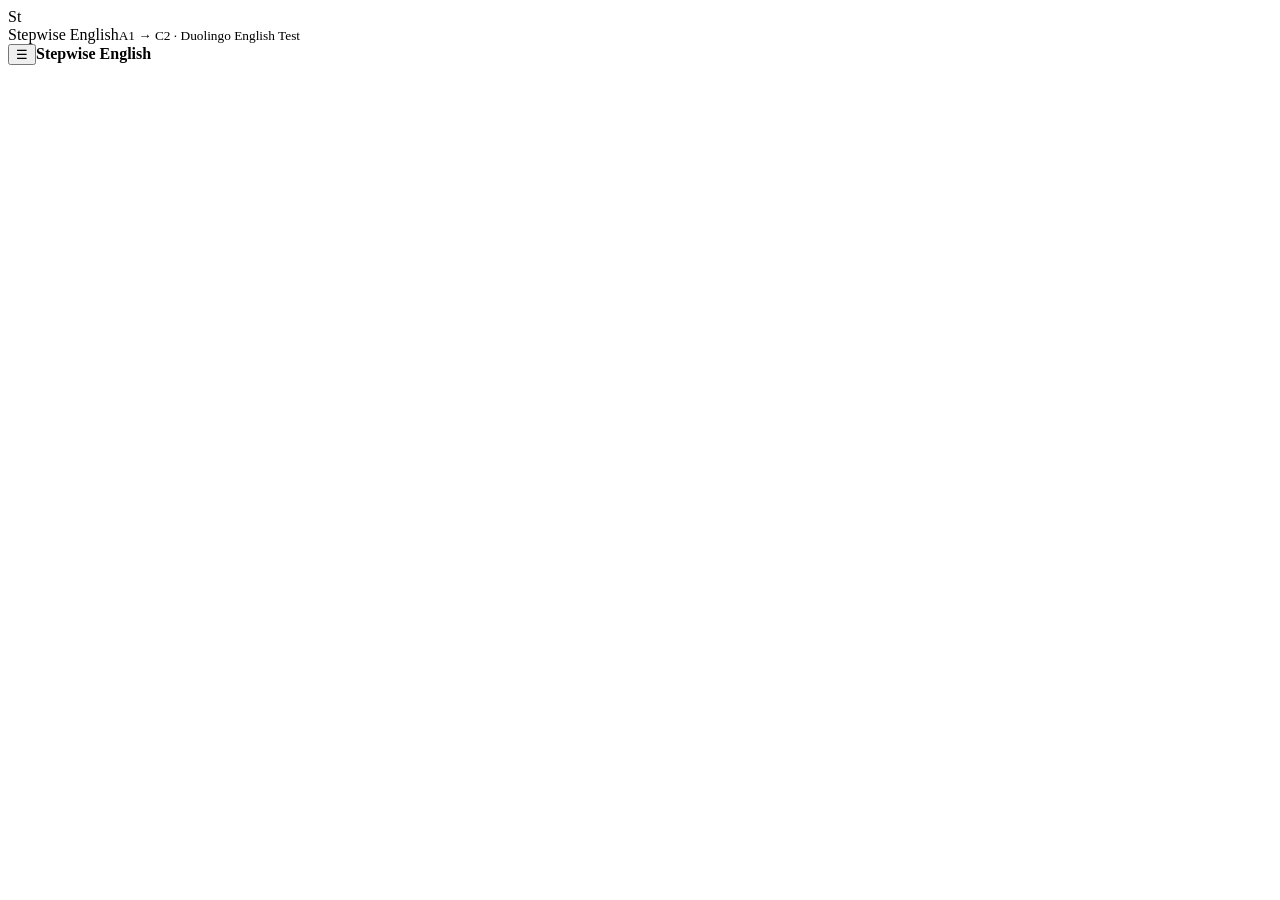
<file: src/template.html>
<!DOCTYPE html>
<html lang="ru">
<head>
<meta charset="utf-8">
<meta name="viewport" content="width=device-width, initial-scale=1">
<title>Stepwise English — английский A1–C2 и подготовка к DET</title>
<link rel="preconnect" href="https://fonts.googleapis.com">
<link href="https://fonts.googleapis.com/css2?family=Manrope:wght@400;500;600;700;800&family=Unbounded:wght@600;700&family=Noto+Sans:wght@400;500&display=swap" rel="stylesheet">
<style>
/*CSS*/
</style>
</head>
<body>
<div class="app">
  <aside class="side" id="side">
    <div class="brand"><span class="logo">St</span><div>Stepwise English<small>A1 → C2 · Duolingo English Test</small></div></div>
    <nav class="nav" id="nav"></nav>
  </aside>
  <div>
    <div class="topbar"><button class="icon-btn" id="menuBtn" aria-label="Меню">☰</button><b style="font-family:var(--display)">Stepwise English</b></div>
    <main class="main" id="view"></main>
  </div>
</div>
<script>
const VOCAB_RAW = {};
/*JS*/
</script>
</body>
</html>
</file>
